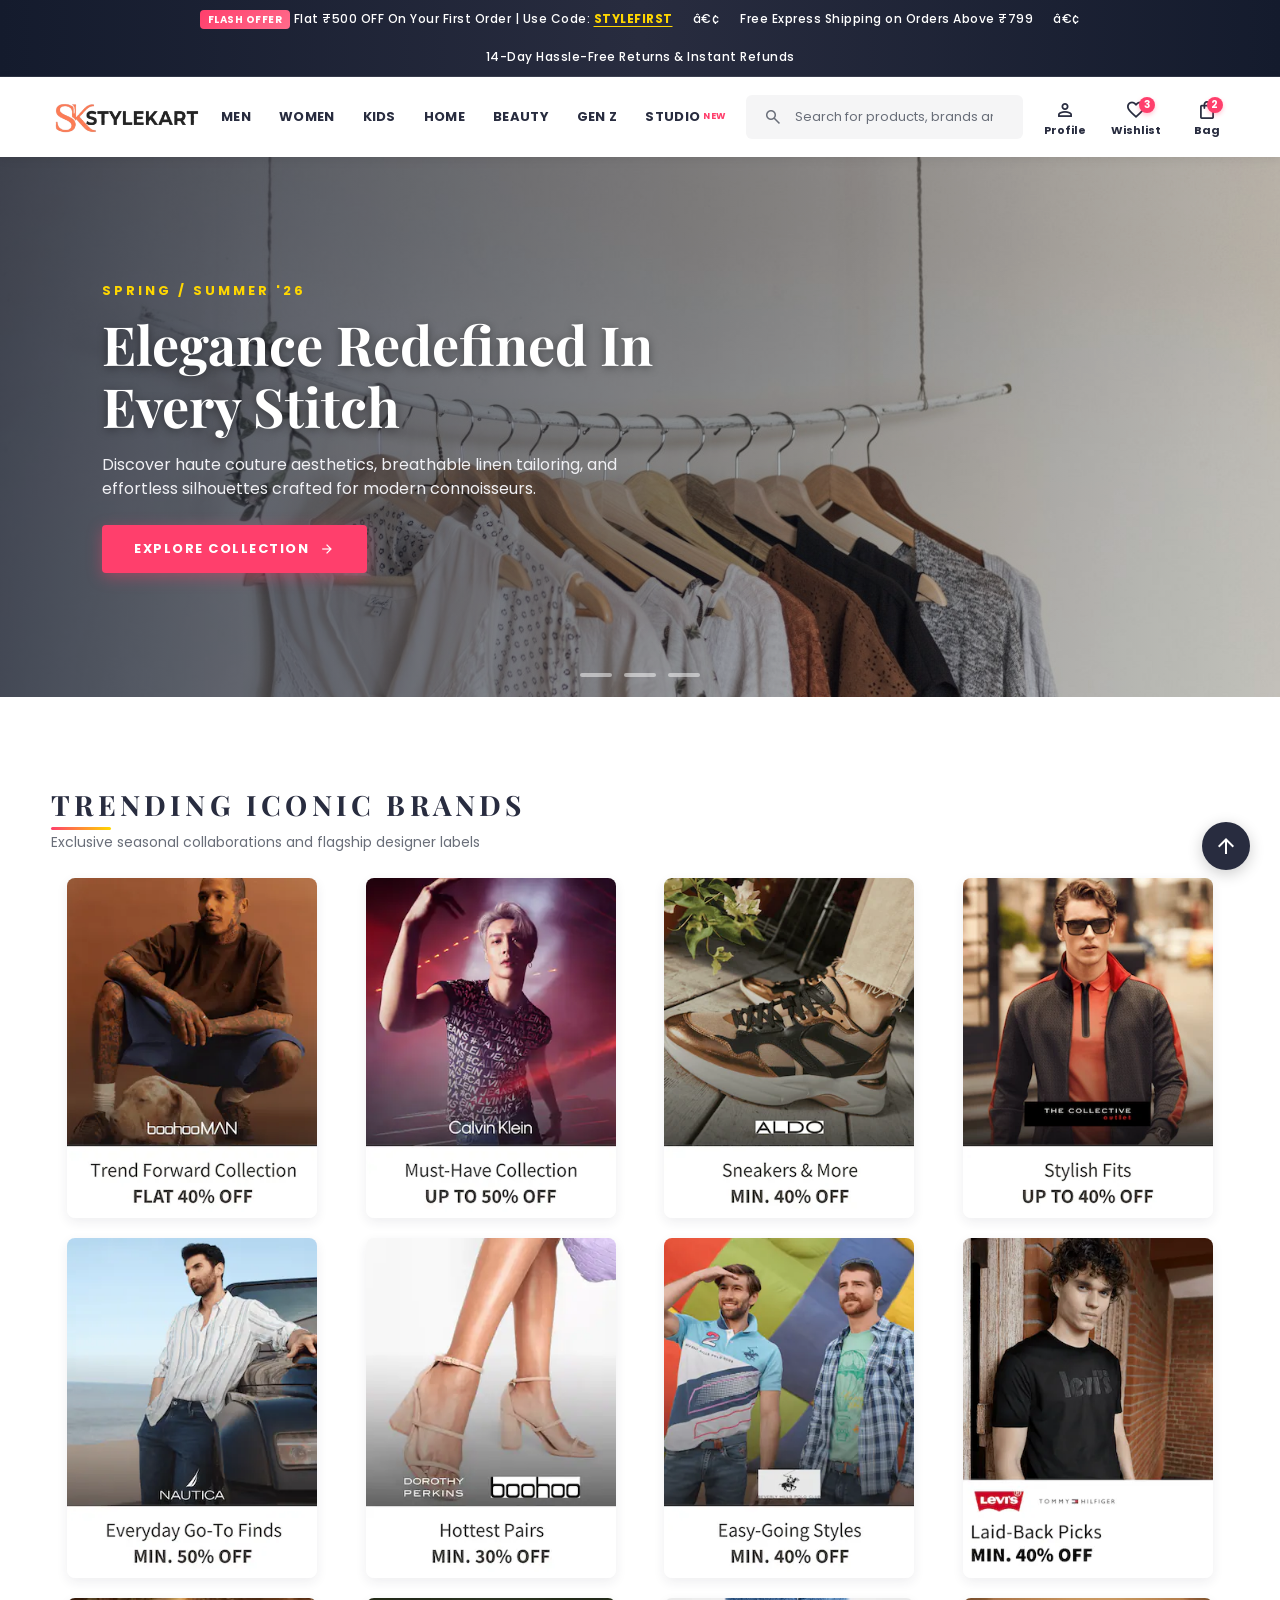
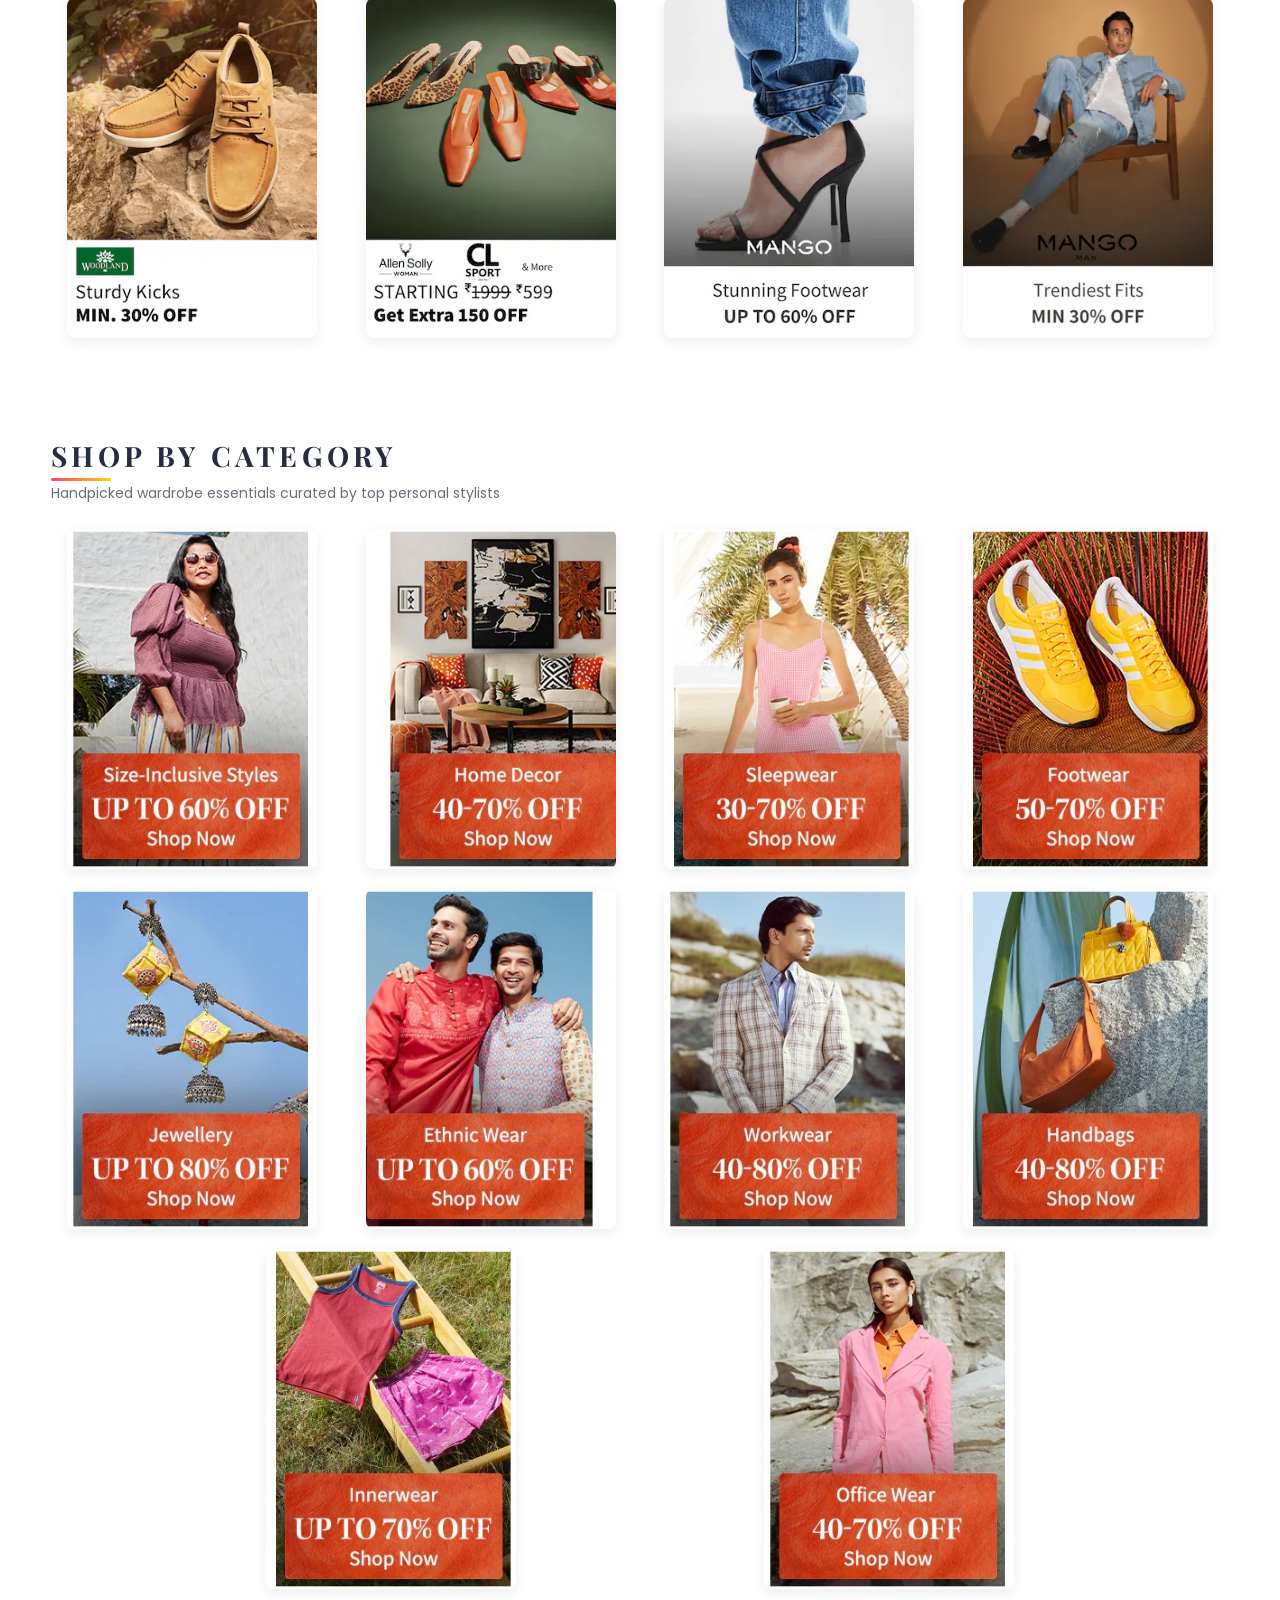
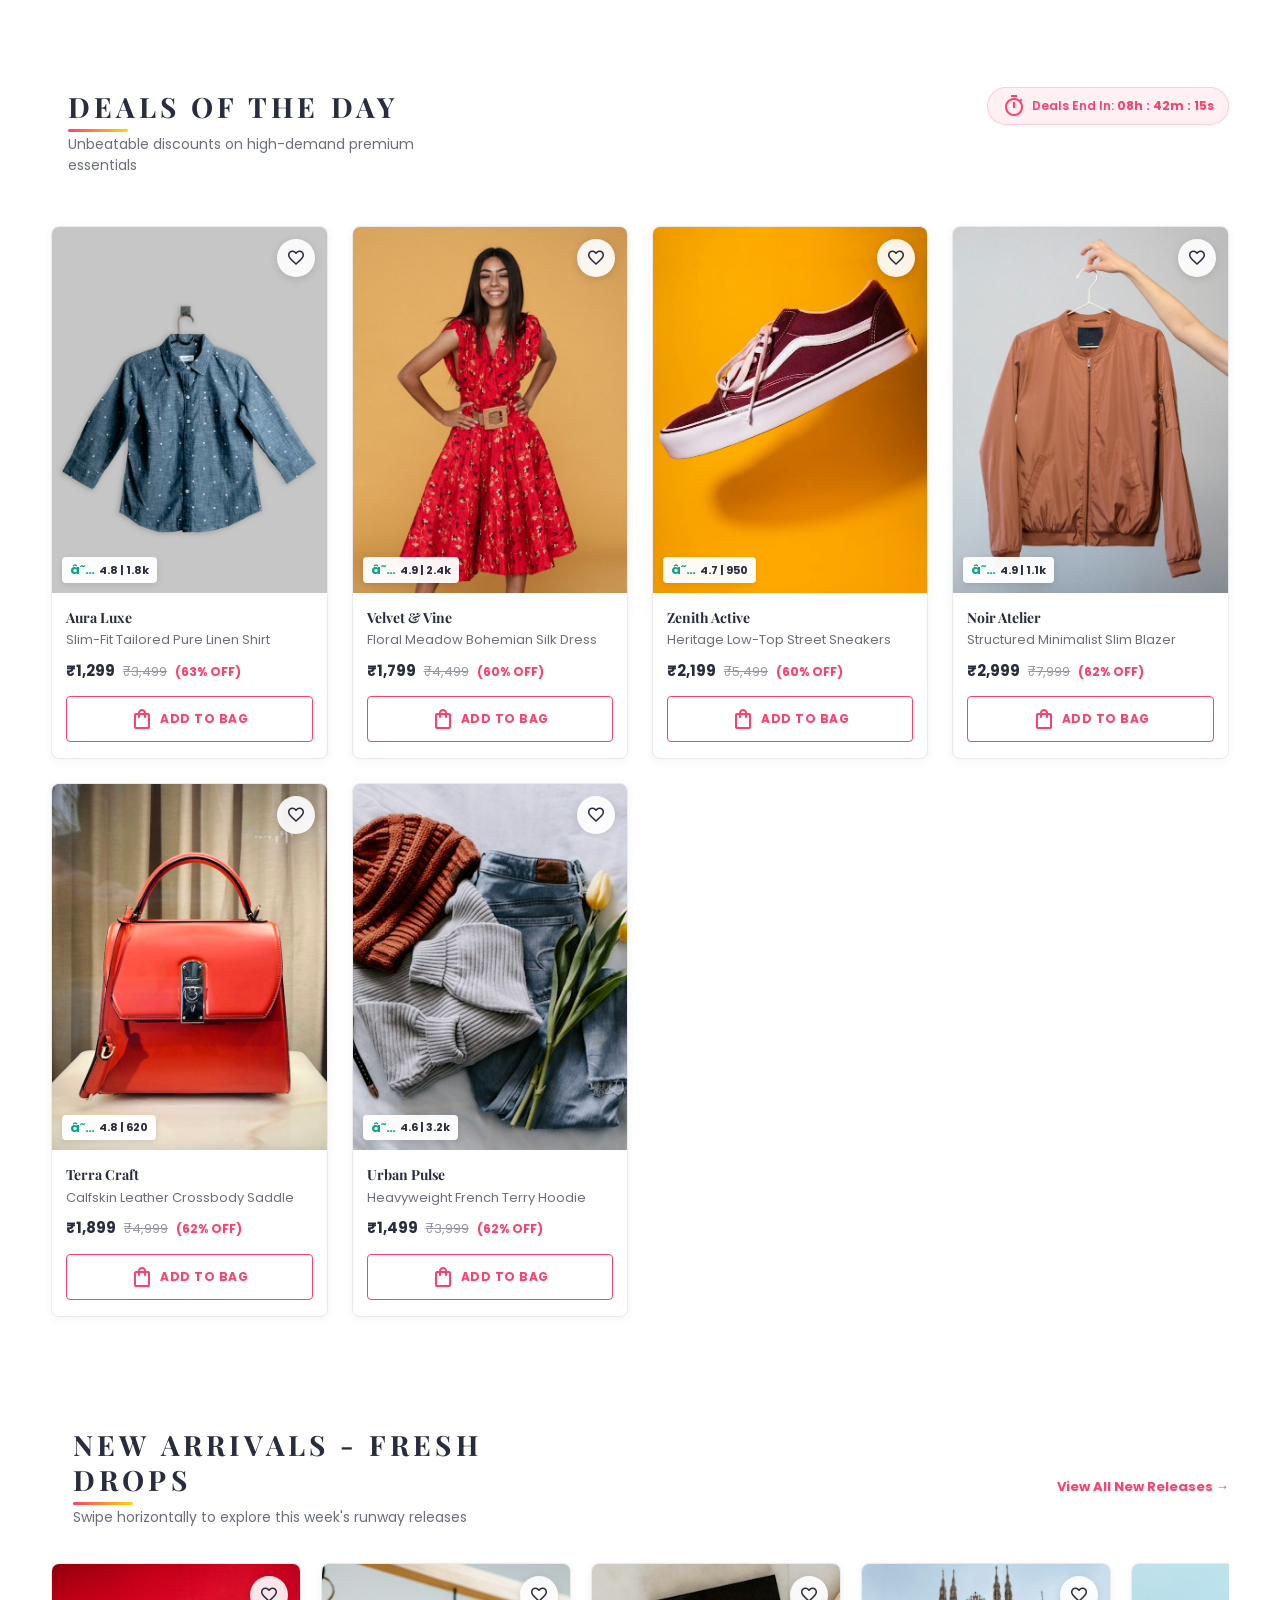
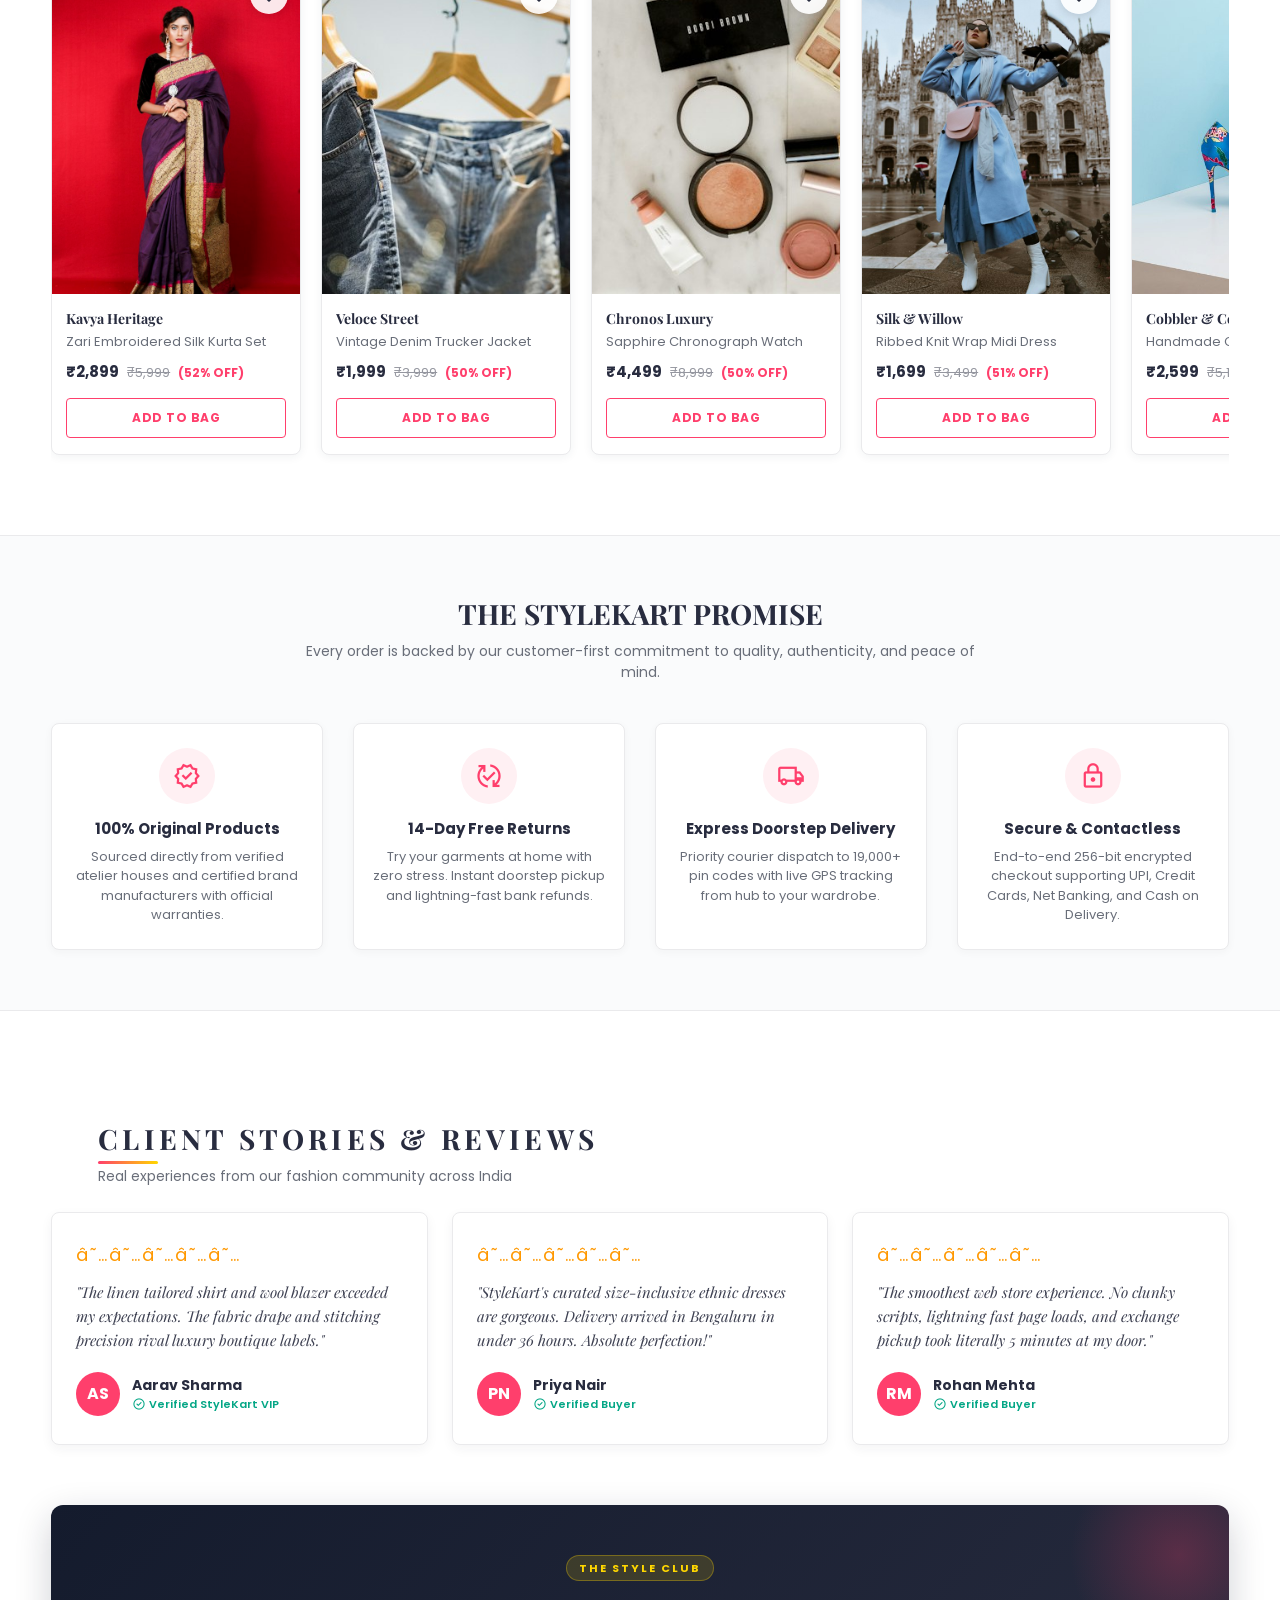
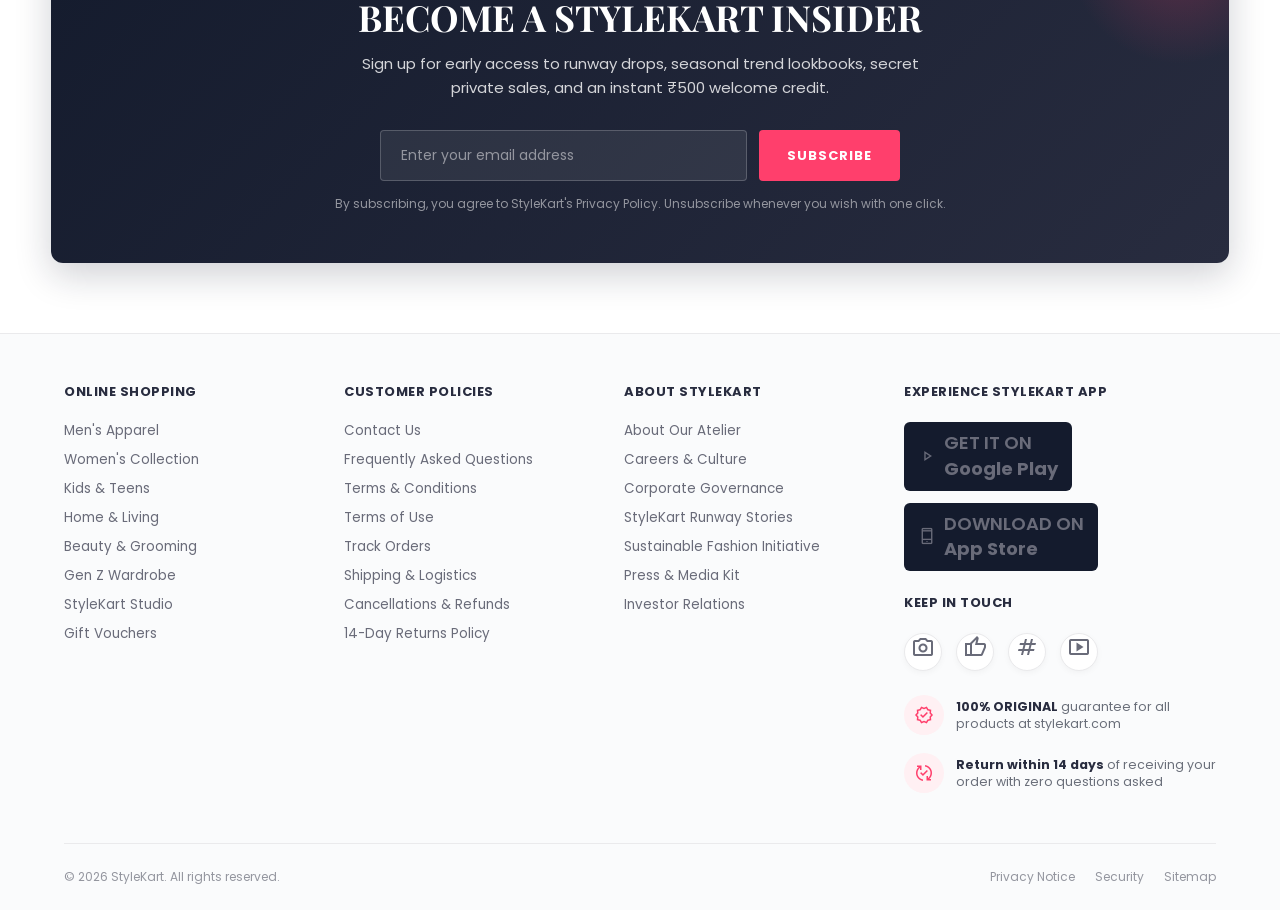
<file: index.html>
<!DOCTYPE html>
<html lang="en">

<head>
    <meta charset="UTF-8">
    <meta name="viewport" content="width=device-width, initial-scale=1.0">
    <meta name="description"
        content="StyleKart - Discover trending fashion, apparel, luxury footwear, accessories, and curated lifestyle collections online.">

    <title>StyleKart | Premium Online Fashion & Lifestyle Store</title>

    <!-- Google Fonts: Playfair Display & Poppins -->
    <link rel="preconnect" href="https://fonts.googleapis.com">
    <link rel="preconnect" href="https://fonts.gstatic.com" crossorigin>
    <link
        href="https://fonts.googleapis.com/css2?family=Playfair+Display:ital,wght@0,500;0,600;0,700;1,400&family=Poppins:wght@300;400;500;600;700&display=swap"
        rel="stylesheet">

    <!-- Google Material Symbols for Icons -->
    <link rel="stylesheet"
        href="https://fonts.googleapis.com/css2?family=Material+Symbols+Outlined:opsz,wght,FILL,GRAD@20..48,100..700,0..1,-50..200">

    <!-- CSS Stylesheets -->
    <link rel="stylesheet" href="css/base.css">
    <link rel="stylesheet" href="css/navbar.css">
    <link rel="stylesheet" href="css/home.css">
    <link rel="stylesheet" href="css/footer.css">
    <link rel="stylesheet" href="css/responsive.css">
</head>

<body id="top">

    <!-- Top Promotional Banner Strip -->
    <aside class="promo_strip" aria-label="Promotional announcements">
        <div class="promo_content">
            <span><span class="promo_badge">Flash Offer</span> Flat &#8377;500 OFF On Your First Order | Use Code: <span
                    class="promo_code">STYLEFIRST</span></span>
            <span>â€¢</span>
            <span>Free Express Shipping on Orders Above &#8377;799</span>
            <span>â€¢</span>
            <span>14-Day Hassle-Free Returns & Instant Refunds</span>
        </div>
    </aside>

    <!-- Mobile Navigation Checkbox Toggle (CSS Checkbox Hack) -->
    <input type="checkbox" id="mobile_nav_toggle" class="nav_toggle_input" aria-label="Toggle navigation menu">
    <label for="mobile_nav_toggle" class="nav_backdrop" aria-hidden="true"></label>

    <!-- ========== NAVBAR START ========== -->
    <header class="navbar">

        <!-- Hamburger Button for Mobile View -->
        <label for="mobile_nav_toggle" class="hamburger_btn" aria-label="Open navigation menu">
            <span class="hamburger_bar"></span>
            <span class="hamburger_bar"></span>
            <span class="hamburger_bar"></span>
        </label>

        <!-- Brand Logo -->
        <div class="logo_container">
            <a href="index.html" aria-label="StyleKart Home">
                <img class="brand_logo" src="assets/images/logo.png" alt="StyleKart Logo">
            </a>
        </div>

        <!-- Navigation Links -->
        <nav class="nav_bar" aria-label="Primary Categories">
            <a href="html/men.html">Men</a>
            <a href="html/women.html">Women</a>
            <a href="html/kids.html">Kids</a>
            <a href="html/home-living.html">Home</a>
            <a href="html/beauty.html">Beauty</a>
            <a href="html/genz.html">Gen Z</a>
            <a href="html/studio.html">Studio <sup>New</sup></a>
        </nav>

        <!-- Search Bar -->
        <form class="search_bar" action="html/men.html" method="get" role="search">
            <span class="material-symbols-outlined search_icon" aria-hidden="true">search</span>
            <input class="search_input" type="search" placeholder="Search for products, brands and more"
                aria-label="Search products">
        </form>

        <!-- Action Bar: Profile, Wishlist, Bag -->
        <div class="action_bar">

            <!-- Profile / Account -->
            <a href="html/login.html" class="action_container" aria-label="Account Login and Profile">
                <span class="material-symbols-outlined action_icon" aria-hidden="true">person</span>
                <span class="action_name">Profile</span>
            </a>

            <!-- Wishlist -->
            <a href="html/wishlist.html" class="action_container action_wishlist" aria-label="Saved Wishlist Items">
                <span class="material-symbols-outlined action_icon" aria-hidden="true">favorite</span>
                <span class="action_badge">3</span>
                <span class="action_name">Wishlist</span>
            </a>

            <!-- Shopping Bag -->
            <a href="html/bag.html" class="action_container action_bag" aria-label="Shopping Bag Items">
                <span class="material-symbols-outlined action_icon" aria-hidden="true">shopping_bag</span>
                <span class="action_badge">2</span>
                <span class="action_name">Bag</span>
            </a>

        </div>

    </header>
    <!-- ========== NAVBAR END ========== -->

    <!-- Main Content -->
    <main>

        <!-- 1. CSS-Only Auto-Slide Hero Carousel (3 Banners) -->
        <section class="hero_carousel" aria-label="Featured Fashion Collections">
            <div class="hero_slider_track">

                <!-- Slide 1 -->
                <article class="hero_slide">
                    <img class="hero_slide_image" src="assets/images/banners/banner_1.jpg"
                        alt="Spring Summer 2026 Runway Collection" fetchpriority="high">
                    <div class="hero_slide_content">
                        <span class="hero_subtitle">Spring / Summer '26</span>
                        <h1 class="hero_title">Elegance Redefined In Every Stitch</h1>
                        <p class="hero_description">Discover haute couture aesthetics, breathable linen tailoring, and
                            effortless silhouettes crafted for modern connoisseurs.</p>
                        <a href="html/women.html" class="hero_cta">Explore Collection <span
                                class="material-symbols-outlined">arrow_forward</span></a>
                    </div>
                </article>

                <!-- Slide 2 -->
                <article class="hero_slide">
                    <img class="hero_slide_image" src="assets/images/banners/banner_2.jpg"
                        alt="Urban Streetwear & Minimalist Tailoring" loading="lazy">
                    <div class="hero_slide_content">
                        <span class="hero_subtitle">Urban Street Capsule</span>
                        <h2 class="hero_title">Modern Streetwear Meets Tailored Luxury</h2>
                        <p class="hero_description">Elevate your daily rotation with heavyweight cottons, structured
                            jackets, and heritage sneakers.</p>
                        <a href="html/men.html" class="hero_cta">Shop Men's Edit <span
                                class="material-symbols-outlined">arrow_forward</span></a>
                    </div>
                </article>

                <!-- Slide 3 -->
                <article class="hero_slide">
                    <img class="hero_slide_image" src="assets/images/banners/banner_3.jpg"
                        alt="The Festive Atelier and Designer Couture" loading="lazy">
                    <div class="hero_slide_content">
                        <span class="hero_subtitle">The Festive Atelier</span>
                        <h2 class="hero_title">Celebratory Splendor & Handcrafted Silks</h2>
                        <p class="hero_description">Intricate zari embroidery, royal jewel tones, and timeless festive
                            ensembles crafted for unforgettable celebrations.</p>
                        <a href="html/women.html" class="hero_cta">Discover Couture <span
                                class="material-symbols-outlined">arrow_forward</span></a>
                    </div>
                </article>

            </div>

            <!-- Visual Carousel Indicators -->
            <div class="carousel_indicators" aria-hidden="true">
                <span class="indicator_dot"></span>
                <span class="indicator_dot"></span>
                <span class="indicator_dot"></span>
            </div>
        </section>

        <!-- 2. Trending Iconic Brands Grid (12 Brands) -->
        <section aria-labelledby="trending-brands-heading">
            <h2 id="trending-brands-heading" class="category_heading">TRENDING ICONIC BRANDS</h2>
            <p class="section_subtitle">Exclusive seasonal collaborations and flagship designer labels</p>
            <div class="category_items">
                <a href="html/men.html" class="sale_item_link" aria-label="Urban Pulse Trend Forward Collection">
                    <img class="sale_item" src="assets/images/offers/1.png" alt="Trend Forward Collection"
                        loading="lazy">
                </a>
                <a href="html/women.html" class="sale_item_link" aria-label="Aura Luxe Exclusive Brand Offer">
                    <img class="sale_item" src="assets/images/offers/2.png" alt="Aura Luxe Collection" loading="lazy">
                </a>
                <a href="html/men.html" class="sale_item_link" aria-label="Velvet & Vine Premium Wear">
                    <img class="sale_item" src="assets/images/offers/3.png" alt="Velvet & Vine Styles" loading="lazy">
                </a>
                <a href="html/women.html" class="sale_item_link" aria-label="Maverick Denim & Casuals">
                    <img class="sale_item" src="assets/images/offers/4.png" alt="Maverick Apparel" loading="lazy">
                </a>
                <a href="html/genz.html" class="sale_item_link" aria-label="Zenith Active Sportswear">
                    <img class="sale_item" src="assets/images/offers/5.png" alt="Zenith Active Collection"
                        loading="lazy">
                </a>
                <a href="html/men.html" class="sale_item_link" aria-label="Noir Atelier Luxury Essentials">
                    <img class="sale_item" src="assets/images/offers/6.png" alt="Noir Atelier Edit" loading="lazy">
                </a>
                <a href="html/women.html" class="sale_item_link" aria-label="Terra Craft Organic Linens">
                    <img class="sale_item" src="assets/images/offers/7.png" alt="Terra Craft Handcrafts" loading="lazy">
                </a>
                <a href="html/kids.html" class="sale_item_link" aria-label="Little Voyagers Kids Collection">
                    <img class="sale_item" src="assets/images/offers/8.png" alt="Little Voyagers Styles" loading="lazy">
                </a>
                <a href="html/beauty.html" class="sale_item_link" aria-label="Luminescent Botanicals Beauty">
                    <img class="sale_item" src="assets/images/offers/9.png" alt="Luminescent Beauty" loading="lazy">
                </a>
                <a href="html/home-living.html" class="sale_item_link" aria-label="Artisan Living Home Decor">
                    <img class="sale_item" src="assets/images/offers/10.png" alt="Artisan Living Accents"
                        loading="lazy">
                </a>
                <a href="html/genz.html" class="sale_item_link" aria-label="Veloce Streetwear Drops">
                    <img class="sale_item" src="assets/images/offers/11.png" alt="Veloce Streetwear" loading="lazy">
                </a>
                <a href="html/studio.html" class="sale_item_link" aria-label="StyleKart Studio Designer Runways">
                    <img class="sale_item" src="assets/images/offers/12.png" alt="Studio Designer Runways"
                        loading="lazy">
                </a>
            </div>
        </section>

        <!-- 3. Shop by Category Grid (10 Categories) -->
        <section aria-labelledby="shop-category-heading">
            <h2 id="shop-category-heading" class="category_heading">SHOP BY CATEGORY</h2>
            <p class="section_subtitle">Handpicked wardrobe essentials curated by top personal stylists</p>
            <div class="category_items">
                <a href="html/women.html" class="sale_item_link" aria-label="Size-Inclusive Styles">
                    <img class="sale_item" src="assets/images/categories/1.jpg" alt="Size-Inclusive Styles"
                        loading="lazy">
                </a>
                <a href="html/women.html" class="sale_item_link" aria-label="Ethnic & Festive Wear">
                    <img class="sale_item" src="assets/images/categories/2.jpg" alt="Ethnic & Festive Wear"
                        loading="lazy">
                </a>
                <a href="html/men.html" class="sale_item_link" aria-label="Men's Casual Wear">
                    <img class="sale_item" src="assets/images/categories/3.jpg" alt="Men's Casual Wear" loading="lazy">
                </a>
                <a href="html/women.html" class="sale_item_link" aria-label="Western Tops & Dresses">
                    <img class="sale_item" src="assets/images/categories/4.jpg" alt="Western Tops & Dresses"
                        loading="lazy">
                </a>
                <a href="html/men.html" class="sale_item_link" aria-label="Footwear & Sneakers">
                    <img class="sale_item" src="assets/images/categories/5.jpg" alt="Footwear & Sneakers"
                        loading="lazy">
                </a>
                <a href="html/beauty.html" class="sale_item_link" aria-label="Beauty & Personal Care">
                    <img class="sale_item" src="assets/images/categories/6.jpg" alt="Beauty & Personal Care"
                        loading="lazy">
                </a>
                <a href="html/genz.html" class="sale_item_link" aria-label="Activewear & Athleisure">
                    <img class="sale_item" src="assets/images/categories/7.jpg" alt="Activewear & Athleisure"
                        loading="lazy">
                </a>
                <a href="html/kids.html" class="sale_item_link" aria-label="Kids & Baby Apparel">
                    <img class="sale_item" src="assets/images/categories/8.jpg" alt="Kids & Baby Apparel"
                        loading="lazy">
                </a>
                <a href="html/home-living.html" class="sale_item_link" aria-label="Home Decor & Furnishings">
                    <img class="sale_item" src="assets/images/categories/9.jpg" alt="Home Decor & Furnishings"
                        loading="lazy">
                </a>
                <a href="html/beauty.html" class="sale_item_link" aria-label="Watches & Accessories">
                    <img class="sale_item" src="assets/images/categories/10.jpg" alt="Watches & Accessories"
                        loading="lazy">
                </a>
            </div>
        </section>

        <!-- 4. Deals of the Day Product Cards -->
        <section class="deals_section" aria-labelledby="deals-heading">
            <div class="deals_header_wrap">
                <div>
                    <h2 id="deals-heading" class="category_heading heading_no_margin">DEALS OF THE DAY</h2>
                    <p class="section_subtitle subtitle_no_margin">Unbeatable discounts on high-demand premium
                        essentials</p>
                </div>
                <div class="deals_timer_badge" aria-label="Offer timer">
                    <span class="material-symbols-outlined" aria-hidden="true">timer</span>
                    <span>Deals End In: <strong>08h : 42m : 15s</strong></span>
                </div>
            </div>

            <div class="product_grid">

                <!-- Product 1 -->
                <article class="product_card">
                    <div class="product_image_wrap">
                        <img class="product_image" src="assets/images/products/deal_1.jpg"
                            alt="Slim-Fit Tailored Italian Linen Shirt" loading="lazy">
                        <a href="html/wishlist.html" class="product_wishlist_btn" aria-label="Add to Wishlist">
                            <span class="material-symbols-outlined" aria-hidden="true">favorite</span>
                        </a>
                        <div class="product_rating_badge">
                            <span class="rating_star">â˜…</span> 4.8 | 1.8k
                        </div>
                    </div>
                    <div class="product_info">
                        <h3 class="product_brand">Aura Luxe</h3>
                        <p class="product_title"><a href="html/product.html">Slim-Fit Tailored Pure Linen Shirt</a></p>
                        <div class="product_pricing">
                            <span class="current_price">&#8377;1,299</span>
                            <span class="original_price">&#8377;3,499</span>
                            <span class="discount_percentage">(63% OFF)</span>
                        </div>
                        <a href="html/bag.html" class="add_to_bag_btn">
                            <span class="material-symbols-outlined" aria-hidden="true">shopping_bag</span> Add to Bag
                        </a>
                    </div>
                </article>

                <!-- Product 2 -->
                <article class="product_card">
                    <div class="product_image_wrap">
                        <img class="product_image" src="assets/images/products/deal_2.jpg"
                            alt="Floral Meadow Bohemian Silk Maxi Dress" loading="lazy">
                        <a href="html/wishlist.html" class="product_wishlist_btn" aria-label="Add to Wishlist">
                            <span class="material-symbols-outlined" aria-hidden="true">favorite</span>
                        </a>
                        <div class="product_rating_badge">
                            <span class="rating_star">â˜…</span> 4.9 | 2.4k
                        </div>
                    </div>
                    <div class="product_info">
                        <h3 class="product_brand">Velvet &amp; Vine</h3>
                        <p class="product_title"><a href="html/product.html">Floral Meadow Bohemian Silk Dress</a></p>
                        <div class="product_pricing">
                            <span class="current_price">&#8377;1,799</span>
                            <span class="original_price">&#8377;4,499</span>
                            <span class="discount_percentage">(60% OFF)</span>
                        </div>
                        <a href="html/bag.html" class="add_to_bag_btn">
                            <span class="material-symbols-outlined" aria-hidden="true">shopping_bag</span> Add to Bag
                        </a>
                    </div>
                </article>

                <!-- Product 3 -->
                <article class="product_card">
                    <div class="product_image_wrap">
                        <img class="product_image" src="assets/images/products/deal_3.jpg"
                            alt="Heritage Chunky Platform Sneakers" loading="lazy">
                        <a href="html/wishlist.html" class="product_wishlist_btn" aria-label="Add to Wishlist">
                            <span class="material-symbols-outlined" aria-hidden="true">favorite</span>
                        </a>
                        <div class="product_rating_badge">
                            <span class="rating_star">â˜…</span> 4.7 | 950
                        </div>
                    </div>
                    <div class="product_info">
                        <h3 class="product_brand">Zenith Active</h3>
                        <p class="product_title"><a href="html/product.html">Heritage Low-Top Street Sneakers</a></p>
                        <div class="product_pricing">
                            <span class="current_price">&#8377;2,199</span>
                            <span class="original_price">&#8377;5,499</span>
                            <span class="discount_percentage">(60% OFF)</span>
                        </div>
                        <a href="html/bag.html" class="add_to_bag_btn">
                            <span class="material-symbols-outlined" aria-hidden="true">shopping_bag</span> Add to Bag
                        </a>
                    </div>
                </article>

                <!-- Product 4 -->
                <article class="product_card">
                    <div class="product_image_wrap">
                        <img class="product_image" src="assets/images/products/deal_4.jpg"
                            alt="Structured Minimalist Wool-Blend Blazer" loading="lazy">
                        <a href="html/wishlist.html" class="product_wishlist_btn" aria-label="Add to Wishlist">
                            <span class="material-symbols-outlined" aria-hidden="true">favorite</span>
                        </a>
                        <div class="product_rating_badge">
                            <span class="rating_star">â˜…</span> 4.9 | 1.1k
                        </div>
                    </div>
                    <div class="product_info">
                        <h3 class="product_brand">Noir Atelier</h3>
                        <p class="product_title"><a href="html/product.html">Structured Minimalist Slim Blazer</a></p>
                        <div class="product_pricing">
                            <span class="current_price">&#8377;2,999</span>
                            <span class="original_price">&#8377;7,999</span>
                            <span class="discount_percentage">(62% OFF)</span>
                        </div>
                        <a href="html/bag.html" class="add_to_bag_btn">
                            <span class="material-symbols-outlined" aria-hidden="true">shopping_bag</span> Add to Bag
                        </a>
                    </div>
                </article>

                <!-- Product 5 -->
                <article class="product_card">
                    <div class="product_image_wrap">
                        <img class="product_image" src="assets/images/products/deal_5.jpg"
                            alt="Handcrafted Pebble Leather Crossbody Bag" loading="lazy">
                        <a href="html/wishlist.html" class="product_wishlist_btn" aria-label="Add to Wishlist">
                            <span class="material-symbols-outlined" aria-hidden="true">favorite</span>
                        </a>
                        <div class="product_rating_badge">
                            <span class="rating_star">â˜…</span> 4.8 | 620
                        </div>
                    </div>
                    <div class="product_info">
                        <h3 class="product_brand">Terra Craft</h3>
                        <p class="product_title"><a href="html/product.html">Calfskin Leather Crossbody Saddle</a></p>
                        <div class="product_pricing">
                            <span class="current_price">&#8377;1,899</span>
                            <span class="original_price">&#8377;4,999</span>
                            <span class="discount_percentage">(62% OFF)</span>
                        </div>
                        <a href="html/bag.html" class="add_to_bag_btn">
                            <span class="material-symbols-outlined" aria-hidden="true">shopping_bag</span> Add to Bag
                        </a>
                    </div>
                </article>

                <!-- Product 6 -->
                <article class="product_card">
                    <div class="product_image_wrap">
                        <img class="product_image" src="assets/images/products/deal_6.jpg"
                            alt="Heavyweight French Terry Cotton Hoodie" loading="lazy">
                        <a href="html/wishlist.html" class="product_wishlist_btn" aria-label="Add to Wishlist">
                            <span class="material-symbols-outlined" aria-hidden="true">favorite</span>
                        </a>
                        <div class="product_rating_badge">
                            <span class="rating_star">â˜…</span> 4.6 | 3.2k
                        </div>
                    </div>
                    <div class="product_info">
                        <h3 class="product_brand">Urban Pulse</h3>
                        <p class="product_title"><a href="html/product.html">Heavyweight French Terry Hoodie</a></p>
                        <div class="product_pricing">
                            <span class="current_price">&#8377;1,499</span>
                            <span class="original_price">&#8377;3,999</span>
                            <span class="discount_percentage">(62% OFF)</span>
                        </div>
                        <a href="html/bag.html" class="add_to_bag_btn">
                            <span class="material-symbols-outlined" aria-hidden="true">shopping_bag</span> Add to Bag
                        </a>
                    </div>
                </article>

            </div>
        </section>

        <!-- 5. New Arrivals Scroll-Snap Row -->
        <section class="arrivals_section" aria-labelledby="new-arrivals-heading">
            <div class="deals_header_wrap">
                <div>
                    <h2 id="new-arrivals-heading" class="category_heading heading_no_margin">NEW ARRIVALS - FRESH DROPS
                    </h2>
                    <p class="section_subtitle subtitle_no_margin">Swipe horizontally to explore this week's runway
                        releases</p>
                </div>
                <a href="html/men.html" class="view_all_link">View All New Releases &rarr;</a>
            </div>

            <div class="scroll_snap_container" tabindex="0" role="region" aria-label="New arrivals carousel">

                <!-- Item 1 -->
                <article class="product_card scroll_snap_item">
                    <div class="product_image_wrap">
                        <img class="product_image" src="assets/images/products/arrival_1.jpg"
                            alt="Zari Embroidered Silk Kurta Set" loading="lazy">
                        <a href="html/wishlist.html" class="product_wishlist_btn" aria-label="Add to Wishlist">
                            <span class="material-symbols-outlined" aria-hidden="true">favorite</span>
                        </a>
                    </div>
                    <div class="product_info">
                        <h3 class="product_brand">Kavya Heritage</h3>
                        <p class="product_title"><a href="html/product.html">Zari Embroidered Silk Kurta Set</a></p>
                        <div class="product_pricing">
                            <span class="current_price">&#8377;2,899</span>
                            <span class="original_price">&#8377;5,999</span>
                            <span class="discount_percentage">(52% OFF)</span>
                        </div>
                        <a href="html/bag.html" class="add_to_bag_btn">Add to Bag</a>
                    </div>
                </article>

                <!-- Item 2 -->
                <article class="product_card scroll_snap_item">
                    <div class="product_image_wrap">
                        <img class="product_image" src="assets/images/products/arrival_2.jpg"
                            alt="Vintage Washed Denim Trucker Jacket" loading="lazy">
                        <a href="html/wishlist.html" class="product_wishlist_btn" aria-label="Add to Wishlist">
                            <span class="material-symbols-outlined" aria-hidden="true">favorite</span>
                        </a>
                    </div>
                    <div class="product_info">
                        <h3 class="product_brand">Veloce Street</h3>
                        <p class="product_title"><a href="html/product.html">Vintage Denim Trucker Jacket</a></p>
                        <div class="product_pricing">
                            <span class="current_price">&#8377;1,999</span>
                            <span class="original_price">&#8377;3,999</span>
                            <span class="discount_percentage">(50% OFF)</span>
                        </div>
                        <a href="html/bag.html" class="add_to_bag_btn">Add to Bag</a>
                    </div>
                </article>

                <!-- Item 3 -->
                <article class="product_card scroll_snap_item">
                    <div class="product_image_wrap">
                        <img class="product_image" src="assets/images/products/arrival_3.jpg"
                            alt="Sapphire Ceramic Chronograph Watch" loading="lazy">
                        <a href="html/wishlist.html" class="product_wishlist_btn" aria-label="Add to Wishlist">
                            <span class="material-symbols-outlined" aria-hidden="true">favorite</span>
                        </a>
                    </div>
                    <div class="product_info">
                        <h3 class="product_brand">Chronos Luxury</h3>
                        <p class="product_title"><a href="html/product.html">Sapphire Chronograph Watch</a></p>
                        <div class="product_pricing">
                            <span class="current_price">&#8377;4,499</span>
                            <span class="original_price">&#8377;8,999</span>
                            <span class="discount_percentage">(50% OFF)</span>
                        </div>
                        <a href="html/bag.html" class="add_to_bag_btn">Add to Bag</a>
                    </div>
                </article>

                <!-- Item 4 -->
                <article class="product_card scroll_snap_item">
                    <div class="product_image_wrap">
                        <img class="product_image" src="assets/images/products/arrival_4.jpg"
                            alt="Ribbed Knit Wrap Midi Dress" loading="lazy">
                        <a href="html/wishlist.html" class="product_wishlist_btn" aria-label="Add to Wishlist">
                            <span class="material-symbols-outlined" aria-hidden="true">favorite</span>
                        </a>
                    </div>
                    <div class="product_info">
                        <h3 class="product_brand">Silk &amp; Willow</h3>
                        <p class="product_title"><a href="html/product.html">Ribbed Knit Wrap Midi Dress</a></p>
                        <div class="product_pricing">
                            <span class="current_price">&#8377;1,699</span>
                            <span class="original_price">&#8377;3,499</span>
                            <span class="discount_percentage">(51% OFF)</span>
                        </div>
                        <a href="html/bag.html" class="add_to_bag_btn">Add to Bag</a>
                    </div>
                </article>

                <!-- Item 5 -->
                <article class="product_card scroll_snap_item">
                    <div class="product_image_wrap">
                        <img class="product_image" src="assets/images/products/arrival_5.jpg"
                            alt="Handmade Vegan Chelsea Leather Boots" loading="lazy">
                        <a href="html/wishlist.html" class="product_wishlist_btn" aria-label="Add to Wishlist">
                            <span class="material-symbols-outlined" aria-hidden="true">favorite</span>
                        </a>
                    </div>
                    <div class="product_info">
                        <h3 class="product_brand">Cobbler &amp; Co</h3>
                        <p class="product_title"><a href="html/product.html">Handmade Chelsea Boots</a></p>
                        <div class="product_pricing">
                            <span class="current_price">&#8377;2,599</span>
                            <span class="original_price">&#8377;5,199</span>
                            <span class="discount_percentage">(50% OFF)</span>
                        </div>
                        <a href="html/bag.html" class="add_to_bag_btn">Add to Bag</a>
                    </div>
                </article>

                <!-- Item 6 -->
                <article class="product_card scroll_snap_item">
                    <div class="product_image_wrap">
                        <img class="product_image" src="assets/images/products/arrival_6.jpg"
                            alt="Polarized Retro Acetate Sunglasses" loading="lazy">
                        <a href="html/wishlist.html" class="product_wishlist_btn" aria-label="Add to Wishlist">
                            <span class="material-symbols-outlined" aria-hidden="true">favorite</span>
                        </a>
                    </div>
                    <div class="product_info">
                        <h3 class="product_brand">Solstice Eyewear</h3>
                        <p class="product_title"><a href="html/product.html">Polarized Retro Sunglasses</a></p>
                        <div class="product_pricing">
                            <span class="current_price">&#8377;1,199</span>
                            <span class="original_price">&#8377;2,399</span>
                            <span class="discount_percentage">(50% OFF)</span>
                        </div>
                        <a href="html/bag.html" class="add_to_bag_btn">Add to Bag</a>
                    </div>
                </article>

            </div>
        </section>

        <!-- 6. Why StyleKart / Trust Badges Section -->
        <section class="features_section" aria-labelledby="why-stylekart-heading">
            <div class="features_header">
                <h2 id="why-stylekart-heading" class="features_header_title">THE STYLEKART PROMISE</h2>
                <p class="features_header_text">Every order is backed by our customer-first commitment to quality,
                    authenticity, and peace of mind.</p>
            </div>

            <div class="features_grid">

                <div class="feature_card">
                    <div class="feature_icon_wrap">
                        <span class="material-symbols-outlined" aria-hidden="true">verified</span>
                    </div>
                    <h3 class="feature_title">100% Original Products</h3>
                    <p class="feature_text">Sourced directly from verified atelier houses and certified brand
                        manufacturers with official warranties.</p>
                </div>

                <div class="feature_card">
                    <div class="feature_icon_wrap">
                        <span class="material-symbols-outlined" aria-hidden="true">published_with_changes</span>
                    </div>
                    <h3 class="feature_title">14-Day Free Returns</h3>
                    <p class="feature_text">Try your garments at home with zero stress. Instant doorstep pickup and
                        lightning-fast bank refunds.</p>
                </div>

                <div class="feature_card">
                    <div class="feature_icon_wrap">
                        <span class="material-symbols-outlined" aria-hidden="true">local_shipping</span>
                    </div>
                    <h3 class="feature_title">Express Doorstep Delivery</h3>
                    <p class="feature_text">Priority courier dispatch to 19,000+ pin codes with live GPS tracking from
                        hub to your wardrobe.</p>
                </div>

                <div class="feature_card">
                    <div class="feature_icon_wrap">
                        <span class="material-symbols-outlined" aria-hidden="true">lock</span>
                    </div>
                    <h3 class="feature_title">Secure &amp; Contactless</h3>
                    <p class="feature_text">End-to-end 256-bit encrypted checkout supporting UPI, Credit Cards, Net
                        Banking, and Cash on Delivery.</p>
                </div>

            </div>
        </section>

        <!-- 7. Customer Testimonials -->
        <section class="testimonials_section" aria-labelledby="testimonials-heading">
            <h2 id="testimonials-heading" class="category_heading heading_no_margin">CLIENT STORIES &amp; REVIEWS</h2>
            <p class="section_subtitle subtitle_no_margin">Real experiences from our fashion community across India</p>

            <div class="testimonials_grid">

                <article class="testimonial_card">
                    <div class="testimonial_stars" aria-label="5 out of 5 stars">â˜…â˜…â˜…â˜…â˜…</div>
                    <blockquote class="testimonial_quote">
                        "The linen tailored shirt and wool blazer exceeded my expectations. The fabric drape and
                        stitching precision rival luxury boutique labels."
                    </blockquote>
                    <div class="testimonial_author">
                        <div class="author_avatar">AS</div>
                        <div>
                            <div class="author_name">Aarav Sharma</div>
                            <div class="author_badge"><span class="material-symbols-outlined">check_circle</span>
                                Verified StyleKart VIP</div>
                        </div>
                    </div>
                </article>

                <article class="testimonial_card">
                    <div class="testimonial_stars" aria-label="5 out of 5 stars">â˜…â˜…â˜…â˜…â˜…</div>
                    <blockquote class="testimonial_quote">
                        "StyleKart's curated size-inclusive ethnic dresses are gorgeous. Delivery arrived in Bengaluru
                        in under 36 hours. Absolute perfection!"
                    </blockquote>
                    <div class="testimonial_author">
                        <div class="author_avatar">PN</div>
                        <div>
                            <div class="author_name">Priya Nair</div>
                            <div class="author_badge"><span class="material-symbols-outlined">check_circle</span>
                                Verified Buyer</div>
                        </div>
                    </div>
                </article>

                <article class="testimonial_card">
                    <div class="testimonial_stars" aria-label="5 out of 5 stars">â˜…â˜…â˜…â˜…â˜…</div>
                    <blockquote class="testimonial_quote">
                        "The smoothest web store experience. No clunky scripts, lightning fast page loads, and exchange
                        pickup took literally 5 minutes at my door."
                    </blockquote>
                    <div class="testimonial_author">
                        <div class="author_avatar">RM</div>
                        <div>
                            <div class="author_name">Rohan Mehta</div>
                            <div class="author_badge"><span class="material-symbols-outlined">check_circle</span>
                                Verified Buyer</div>
                        </div>
                    </div>
                </article>

            </div>
        </section>

        <!-- 8. Newsletter Subscription Section -->
        <section class="newsletter_section" aria-labelledby="newsletter-heading">
            <div class="newsletter_card">
                <span class="newsletter_badge">The Style Club</span>
                <h2 id="newsletter-heading" class="newsletter_title">BECOME A STYLEKART INSIDER</h2>
                <p class="newsletter_subtitle">Sign up for early access to runway drops, seasonal trend lookbooks,
                    secret private sales, and an instant &#8377;500 welcome credit.</p>
                <form class="newsletter_form" action="#" method="post">
                    <input class="newsletter_input" type="email" placeholder="Enter your email address" required
                        aria-label="Email address for newsletter">
                    <button class="newsletter_submit" type="submit">Subscribe</button>
                </form>
                <p class="newsletter_disclaimer">By subscribing, you agree to StyleKart's Privacy Policy. Unsubscribe
                    whenever you wish with one click.</p>
            </div>
        </section>

    </main>

    <!-- ========== FOOTER START ========== -->
    <footer>
        <div class="footer_container">

            <!-- Column 1: ONLINE SHOPPING -->
            <div class="footer_column">
                <h3>ONLINE SHOPPING</h3>
                <a href="html/men.html">Men's Apparel</a>
                <a href="html/women.html">Women's Collection</a>
                <a href="html/kids.html">Kids &amp; Teens</a>
                <a href="html/home-living.html">Home &amp; Living</a>
                <a href="html/beauty.html">Beauty &amp; Grooming</a>
                <a href="html/genz.html">Gen Z Wardrobe</a>
                <a href="html/studio.html">StyleKart Studio</a>
                <a href="html/contact.html">Gift Vouchers</a>
            </div>

            <!-- Column 2: CUSTOMER POLICIES -->
            <div class="footer_column">
                <h3>CUSTOMER POLICIES</h3>
                <a href="html/contact.html">Contact Us</a>
                <a href="html/contact.html">Frequently Asked Questions</a>
                <a href="html/contact.html">Terms &amp; Conditions</a>
                <a href="html/contact.html">Terms of Use</a>
                <a href="html/bag.html">Track Orders</a>
                <a href="html/contact.html">Shipping &amp; Logistics</a>
                <a href="html/contact.html">Cancellations &amp; Refunds</a>
                <a href="html/contact.html">14-Day Returns Policy</a>
            </div>

            <!-- Column 3: ABOUT STYLEKART -->
            <div class="footer_column">
                <h3>ABOUT STYLEKART</h3>
                <a href="html/contact.html">About Our Atelier</a>
                <a href="html/contact.html">Careers &amp; Culture</a>
                <a href="html/contact.html">Corporate Governance</a>
                <a href="html/contact.html">StyleKart Runway Stories</a>
                <a href="html/contact.html">Sustainable Fashion Initiative</a>
                <a href="html/contact.html">Press &amp; Media Kit</a>
                <a href="html/contact.html">Investor Relations</a>
            </div>

            <!-- Column 4: APP & TRUST GUARANTEES -->
            <div class="footer_column footer_extras_column">
                <div class="app_download_section">
                    <h3>EXPERIENCE STYLEKART APP</h3>
                    <div class="app_buttons">
                        <a href="#" class="app_btn">
                            <span class="material-symbols-outlined">play_arrow</span>
                            <span>GET IT ON<br><strong>Google Play</strong></span>
                        </a>
                        <a href="#" class="app_btn">
                            <span class="material-symbols-outlined">phone_iphone</span>
                            <span>DOWNLOAD ON<br><strong>App Store</strong></span>
                        </a>
                    </div>
                </div>

                <div>
                    <h3>KEEP IN TOUCH</h3>
                    <div class="social_links" aria-label="Social media channels">
                        <a href="#" class="social_icon" aria-label="Instagram">
                            <span class="material-symbols-outlined">photo_camera</span>
                        </a>
                        <a href="#" class="social_icon" aria-label="Facebook">
                            <span class="material-symbols-outlined">thumb_up</span>
                        </a>
                        <a href="#" class="social_icon" aria-label="X Twitter">
                            <span class="material-symbols-outlined">tag</span>
                        </a>
                        <a href="#" class="social_icon" aria-label="YouTube">
                            <span class="material-symbols-outlined">smart_display</span>
                        </a>
                    </div>
                </div>

                <div class="footer_promises">
                    <div class="promise_item">
                        <div class="promise_icon">
                            <span class="material-symbols-outlined">verified</span>
                        </div>
                        <div class="promise_text">
                            <strong>100% ORIGINAL</strong> guarantee for all products at stylekart.com
                        </div>
                    </div>
                    <div class="promise_item">
                        <div class="promise_icon">
                            <span class="material-symbols-outlined">published_with_changes</span>
                        </div>
                        <div class="promise_text">
                            <strong>Return within 14 days</strong> of receiving your order with zero questions asked
                        </div>
                    </div>
                </div>

            </div>

        </div>

        <hr class="footer_divider">

        <div class="footer_bottom">
            <div class="copyright">&copy; 2026 StyleKart. All rights reserved.</div>
            <div class="footer_bottom_links">
                <a href="html/contact.html">Privacy Notice</a>
                <a href="html/contact.html">Security</a>
                <a href="html/contact.html">Sitemap</a>
            </div>
        </div>

    </footer>
    <!-- ========== FOOTER END ========== -->

    <!-- Floating Back to Top Link -->
    <a href="#top" class="back_to_top" aria-label="Back to top of page">
        <span class="material-symbols-outlined" aria-hidden="true">arrow_upward</span>
    </a>

</body>

</html>
</file>
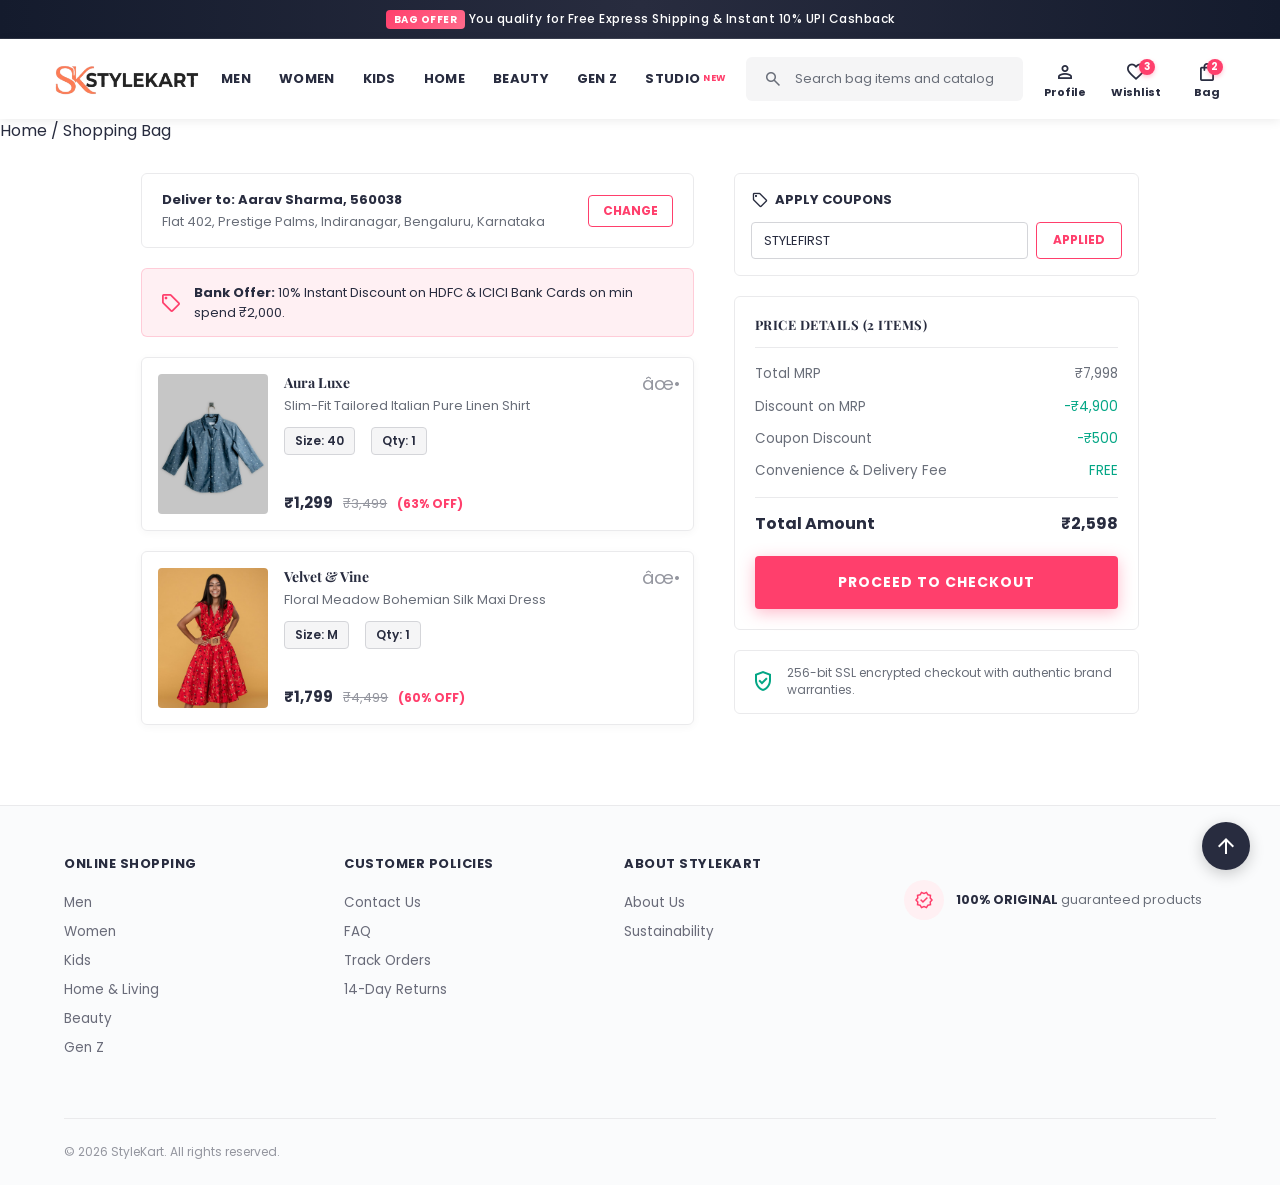
<file: html/bag.html>
<!DOCTYPE html>
<html lang="en">

<head>
    <meta charset="UTF-8">
    <meta name="viewport" content="width=device-width, initial-scale=1.0">
    <meta name="description"
        content="StyleKart Shopping Bag - Review selected apparel, apply coupons, and checkout securely.">
    <title>Shopping Bag (2 Items) | StyleKart</title>

    <link rel="preconnect" href="https://fonts.googleapis.com">
    <link rel="preconnect" href="https://fonts.gstatic.com" crossorigin>
    <link
        href="https://fonts.googleapis.com/css2?family=Playfair+Display:wght@600;700&family=Poppins:wght@300;400;500;600;700&display=swap"
        rel="stylesheet">
    <link rel="stylesheet"
        href="https://fonts.googleapis.com/css2?family=Material+Symbols+Outlined:opsz,wght,FILL,GRAD@20..48,100..700,0..1,-50..200">

    <link rel="stylesheet" href="../css/base.css">
    <link rel="stylesheet" href="../css/navbar.css">
    <link rel="stylesheet" href="../css/home.css">
    <link rel="stylesheet" href="../css/cart.css">
    <link rel="stylesheet" href="../css/footer.css">
    <link rel="stylesheet" href="../css/responsive.css">
</head>

<body id="top">

    <aside class="promo_strip" aria-label="Offers banner">
        <div class="promo_content">
            <span><span class="promo_badge">Bag Offer</span> You qualify for Free Express Shipping &amp; Instant 10% UPI
                Cashback</span>
        </div>
    </aside>

    <input type="checkbox" id="mobile_nav_toggle" class="nav_toggle_input" aria-label="Toggle navigation menu">
    <label for="mobile_nav_toggle" class="nav_backdrop" aria-hidden="true"></label>

    <header class="navbar">
        <label for="mobile_nav_toggle" class="hamburger_btn" aria-label="Open navigation menu">
            <span class="hamburger_bar"></span><span class="hamburger_bar"></span><span class="hamburger_bar"></span>
        </label>

        <div class="logo_container">
            <a href="../index.html" aria-label="StyleKart Home">
                <img class="brand_logo" src="../assets/images/logo.png" alt="StyleKart Logo">
            </a>
        </div>

        <nav class="nav_bar" aria-label="Primary Navigation">
            <a href="men.html">Men</a>
            <a href="women.html">Women</a>
            <a href="kids.html">Kids</a>
            <a href="home-living.html">Home</a>
            <a href="beauty.html">Beauty</a>
            <a href="genz.html">Gen Z</a>
            <a href="studio.html">Studio <sup>New</sup></a>
        </nav>

        <form class="search_bar" action="men.html" method="get" role="search">
            <span class="material-symbols-outlined search_icon" aria-hidden="true">search</span>
            <input class="search_input" type="search" placeholder="Search bag items and catalog..."
                aria-label="Search catalog">
        </form>

        <div class="action_bar">
            <a href="login.html" class="action_container" aria-label="Profile and Login">
                <span class="material-symbols-outlined action_icon" aria-hidden="true">person</span>
                <span class="action_name">Profile</span>
            </a>
            <a href="wishlist.html" class="action_container action_wishlist" aria-label="Wishlist">
                <span class="material-symbols-outlined action_icon" aria-hidden="true">favorite</span>
                <span class="action_badge">3</span>
                <span class="action_name">Wishlist</span>
            </a>
            <a href="bag.html" class="action_container action_bag active" aria-label="Shopping Bag">
                <span class="material-symbols-outlined action_icon" aria-hidden="true">shopping_bag</span>
                <span class="action_badge">2</span>
                <span class="action_name">Bag</span>
            </a>
        </div>
    </header>

    <nav class="breadcrumb_bar" aria-label="Breadcrumb">
        <a href="../index.html">Home</a>
        <span class="breadcrumb_separator">/</span>
        <span class="breadcrumb_current">Shopping Bag</span>
    </nav>

    <!-- Two-Column Bag Container -->
    <main class="bag_container">

        <!-- Left Column: Bag Items & Delivery Address -->
        <section class="bag_items_column" aria-label="Items in bag">

            <!-- Delivery Address Card -->
            <div class="bag_address_card">
                <div class="address_info">
                    <p class="address_user">Deliver to: <strong>Aarav Sharma, 560038</strong></p>
                    <p>Flat 402, Prestige Palms, Indiranagar, Bengaluru, Karnataka</p>
                </div>
                <a href="#change-address" class="change_addr_btn">Change</a>
            </div>

            <!-- Bank Offer Banner -->
            <div class="bag_offer_banner">
                <span class="material-symbols-outlined" aria-hidden="true">local_offer</span>
                <span><strong>Bank Offer:</strong> 10% Instant Discount on HDFC &amp; ICICI Bank Cards on min spend
                    &#8377;2,000.</span>
            </div>

            <!-- Item 1 -->
            <article class="bag_item_card">
                <a href="#remove" class="bag_item_remove" aria-label="Remove item">âœ•</a>
                <img class="bag_item_thumb" src="../assets/images/products/deal_1.jpg"
                    alt="Aura Luxe Slim-Fit Pure Linen Shirt">
                <div class="bag_item_details">
                    <h2 class="bag_item_brand">Aura Luxe</h2>
                    <p class="bag_item_title"><a href="product.html">Slim-Fit Tailored Italian Pure Linen Shirt</a></p>
                    <div class="bag_item_selectors">
                        <span class="bag_select_pill">Size: 40</span>
                        <span class="bag_select_pill">Qty: 1</span>
                    </div>
                    <div class="bag_pricing_row">
                        <span class="current_price">&#8377;1,299</span>
                        <span class="original_price">&#8377;3,499</span>
                        <span class="discount_percentage">(63% OFF)</span>
                    </div>
                </div>
            </article>

            <!-- Item 2 -->
            <article class="bag_item_card">
                <a href="#remove" class="bag_item_remove" aria-label="Remove item">âœ•</a>
                <img class="bag_item_thumb" src="../assets/images/products/deal_2.jpg"
                    alt="Velvet &amp; Vine Floral Bohemian Silk Maxi Dress">
                <div class="bag_item_details">
                    <h2 class="bag_item_brand">Velvet &amp; Vine</h2>
                    <p class="bag_item_title"><a href="product.html">Floral Meadow Bohemian Silk Maxi Dress</a></p>
                    <div class="bag_item_selectors">
                        <span class="bag_select_pill">Size: M</span>
                        <span class="bag_select_pill">Qty: 1</span>
                    </div>
                    <div class="bag_pricing_row">
                        <span class="current_price">&#8377;1,799</span>
                        <span class="original_price">&#8377;4,499</span>
                        <span class="discount_percentage">(60% OFF)</span>
                    </div>
                </div>
            </article>

        </section>

        <!-- Right Column: Order Summary & Coupon -->
        <aside class="bag_summary_column" aria-label="Order summary and payment details">

            <!-- Coupon Box -->
            <div class="coupon_card">
                <div class="coupon_title">
                    <span class="material-symbols-outlined" aria-hidden="true">sell</span> Apply Coupons
                </div>
                <form class="coupon_form" action="#" method="get">
                    <input class="coupon_input" type="text" value="STYLEFIRST" placeholder="Enter coupon code"
                        aria-label="Enter promo coupon code">
                    <button class="coupon_btn" type="submit">Applied</button>
                </form>
            </div>

            <!-- Price Breakdown Card -->
            <div class="summary_card">
                <h2 class="summary_heading">Price Details (2 Items)</h2>

                <div class="summary_row">
                    <span>Total MRP</span>
                    <span>&#8377;7,998</span>
                </div>

                <div class="summary_row">
                    <span>Discount on MRP</span>
                    <span class="summary_discount">-&#8377;4,900</span>
                </div>

                <div class="summary_row">
                    <span>Coupon Discount</span>
                    <span class="summary_discount">-&#8377;500</span>
                </div>

                <div class="summary_row">
                    <span>Convenience &amp; Delivery Fee</span>
                    <span class="summary_discount">FREE</span>
                </div>

                <div class="summary_total_row">
                    <span>Total Amount</span>
                    <span>&#8377;2,598</span>
                </div>

                <a href="login.html" class="place_order_btn">Proceed To Checkout</a>
            </div>

            <!-- Security Trust -->
            <div class="security_trust_card">
                <span class="material-symbols-outlined">verified_user</span>
                <span>256-bit SSL encrypted checkout with authentic brand warranties.</span>
            </div>


        </aside>

    </main>

    <footer>
        <div class="footer_container">
            <div class="footer_column">
                <h3>ONLINE SHOPPING</h3>
                <a href="men.html">Men</a>
                <a href="women.html">Women</a>
                <a href="kids.html">Kids</a>
                <a href="home-living.html">Home &amp; Living</a>
                <a href="beauty.html">Beauty</a>
                <a href="genz.html">Gen Z</a>
            </div>
            <div class="footer_column">
                <h3>CUSTOMER POLICIES</h3>
                <a href="contact.html">Contact Us</a>
                <a href="contact.html">FAQ</a>
                <a href="bag.html">Track Orders</a>
                <a href="contact.html">14-Day Returns</a>
            </div>
            <div class="footer_column">
                <h3>ABOUT STYLEKART</h3>
                <a href="contact.html">About Us</a>
                <a href="contact.html">Sustainability</a>
            </div>
            <div class="footer_column footer_extras_column">
                <div class="footer_promises">
                    <div class="promise_item">
                        <div class="promise_icon"><span class="material-symbols-outlined">verified</span></div>
                        <div class="promise_text"><strong>100% ORIGINAL</strong> guaranteed products</div>
                    </div>
                </div>
            </div>
        </div>
        <hr class="footer_divider">
        <div class="footer_bottom">
            <div class="copyright">&copy; 2026 StyleKart. All rights reserved.</div>
        </div>
    </footer>

    <a href="#top" class="back_to_top" aria-label="Back to top">
        <span class="material-symbols-outlined" aria-hidden="true">arrow_upward</span>
    </a>

</body>

</html>
</file>
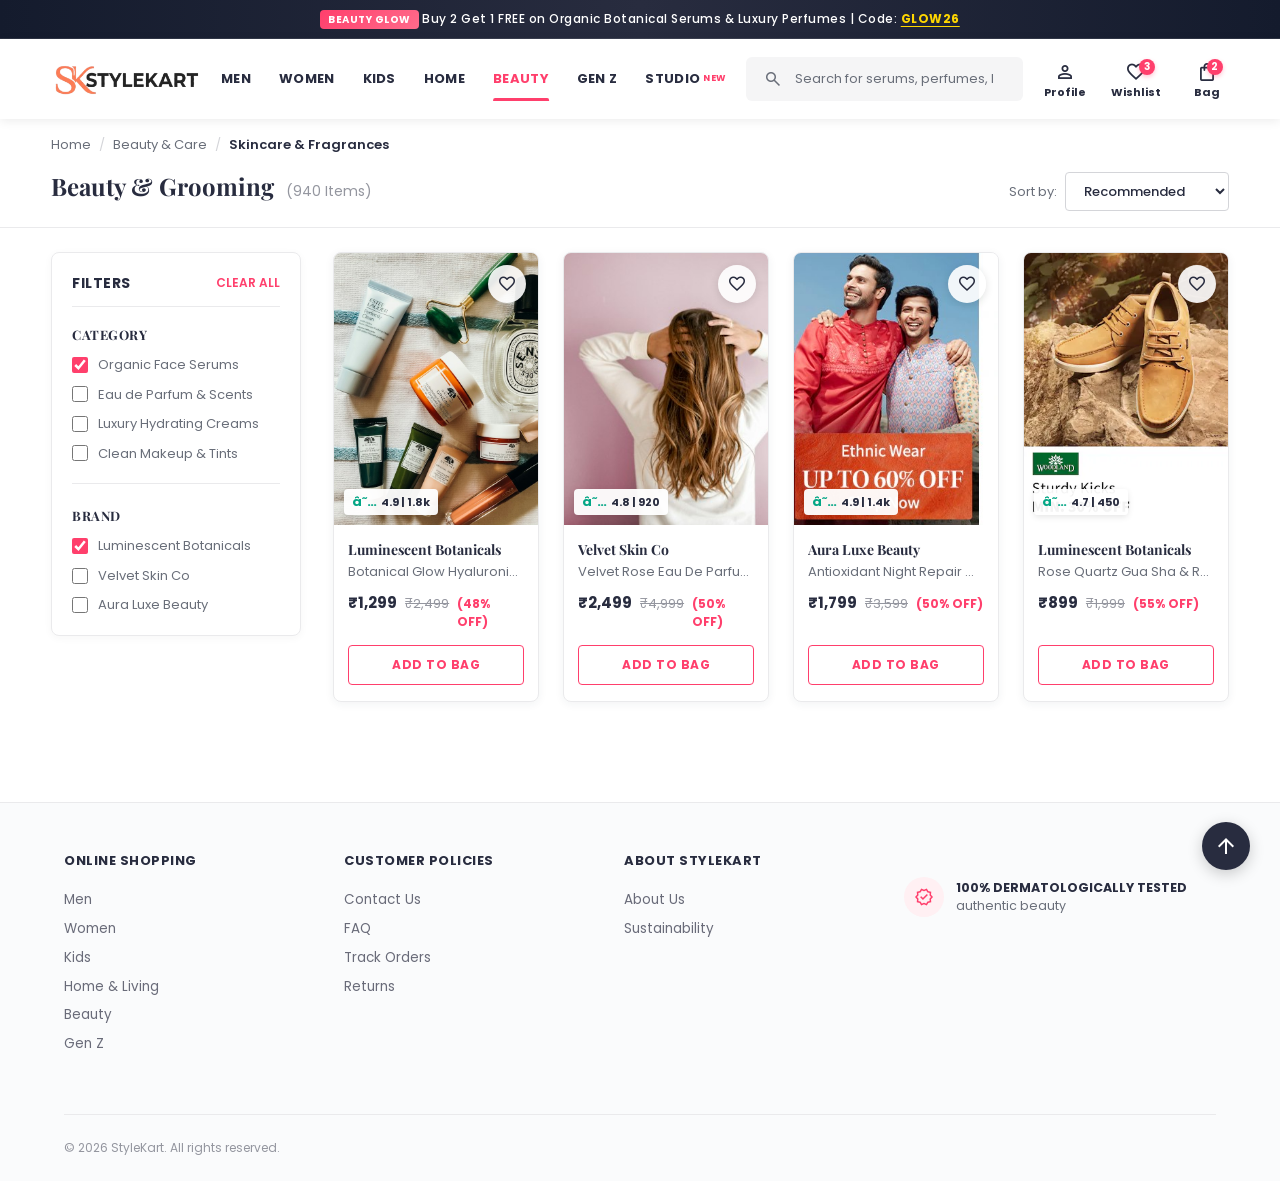
<file: html/beauty.html>
<!DOCTYPE html>
<html lang="en">

<head>
    <meta charset="UTF-8">
    <meta name="viewport" content="width=device-width, initial-scale=1.0">
    <meta name="description"
        content="Shop Luxury Skincare, Haircare, Organic Botanical Serums & Designer Fragrances on StyleKart.">
    <title>Beauty &amp; Personal Care | StyleKart</title>

    <link rel="preconnect" href="https://fonts.googleapis.com">
    <link rel="preconnect" href="https://fonts.gstatic.com" crossorigin>
    <link
        href="https://fonts.googleapis.com/css2?family=Playfair+Display:wght@600;700&family=Poppins:wght@300;400;500;600;700&display=swap"
        rel="stylesheet">
    <link rel="stylesheet"
        href="https://fonts.googleapis.com/css2?family=Material+Symbols+Outlined:opsz,wght,FILL,GRAD@20..48,100..700,0..1,-50..200">

    <link rel="stylesheet" href="../css/base.css">
    <link rel="stylesheet" href="../css/navbar.css">
    <link rel="stylesheet" href="../css/home.css">
    <link rel="stylesheet" href="../css/listing.css">
    <link rel="stylesheet" href="../css/footer.css">
    <link rel="stylesheet" href="../css/responsive.css">
</head>

<body id="top">

    <aside class="promo_strip" aria-label="Offers banner">
        <div class="promo_content">
            <span><span class="promo_badge">Beauty Glow</span> Buy 2 Get 1 FREE on Organic Botanical Serums &amp; Luxury
                Perfumes | Code: <span class="promo_code">GLOW26</span></span>
        </div>
    </aside>

    <input type="checkbox" id="mobile_nav_toggle" class="nav_toggle_input" aria-label="Toggle navigation menu">
    <label for="mobile_nav_toggle" class="nav_backdrop" aria-hidden="true"></label>

    <header class="navbar">
        <label for="mobile_nav_toggle" class="hamburger_btn" aria-label="Open navigation menu">
            <span class="hamburger_bar"></span><span class="hamburger_bar"></span><span class="hamburger_bar"></span>
        </label>

        <div class="logo_container">
            <a href="../index.html" aria-label="StyleKart Home">
                <img class="brand_logo" src="../assets/images/logo.png" alt="StyleKart Logo">
            </a>
        </div>

        <nav class="nav_bar" aria-label="Primary Navigation">
            <a href="men.html">Men</a>
            <a href="women.html">Women</a>
            <a href="kids.html">Kids</a>
            <a href="home-living.html">Home</a>
            <a href="beauty.html" class="active">Beauty</a>
            <a href="genz.html">Gen Z</a>
            <a href="studio.html">Studio <sup>New</sup></a>
        </nav>

        <form class="search_bar" action="beauty.html" method="get" role="search">
            <span class="material-symbols-outlined search_icon" aria-hidden="true">search</span>
            <input class="search_input" type="search" placeholder="Search for serums, perfumes, lipsticks..."
                aria-label="Search beauty products">
        </form>

        <div class="action_bar">
            <a href="login.html" class="action_container" aria-label="Profile and Login">
                <span class="material-symbols-outlined action_icon" aria-hidden="true">person</span>
                <span class="action_name">Profile</span>
            </a>
            <a href="wishlist.html" class="action_container action_wishlist" aria-label="Wishlist">
                <span class="material-symbols-outlined action_icon" aria-hidden="true">favorite</span>
                <span class="action_badge">3</span>
                <span class="action_name">Wishlist</span>
            </a>
            <a href="bag.html" class="action_container action_bag" aria-label="Shopping Bag">
                <span class="material-symbols-outlined action_icon" aria-hidden="true">shopping_bag</span>
                <span class="action_badge">2</span>
                <span class="action_name">Bag</span>
            </a>
        </div>
    </header>

    <nav class="breadcrumb_bar" aria-label="Breadcrumb">
        <a href="../index.html">Home</a>
        <span class="breadcrumb_separator">/</span>
        <a href="beauty.html">Beauty &amp; Care</a>
        <span class="breadcrumb_separator">/</span>
        <span class="breadcrumb_current">Skincare &amp; Fragrances</span>
    </nav>

    <div class="listing_header">
        <div class="category_title_wrap">
            <h1 class="category_main_title">Beauty &amp; Grooming</h1>
            <span class="item_count_badge">(940 Items)</span>
        </div>

        <div class="toolbar_actions">
            <label for="filter_toggle" class="filter_toggle_btn">
                <span class="material-symbols-outlined" aria-hidden="true">tune</span> Filter
            </label>

            <div class="sort_wrapper">
                <label for="sort_select">Sort by:</label>
                <select id="sort_select" class="sort_select">
                    <option value="recommended">Recommended</option>
                    <option value="newest">What's New</option>
                    <option value="price_low">Price: Low to High</option>
                    <option value="price_high">Price: High to Low</option>
                </select>
            </div>
        </div>
    </div>

    <input type="checkbox" id="filter_toggle" class="filter_toggle_input" aria-label="Toggle Filters">
    <label for="filter_toggle" class="filter_backdrop" aria-hidden="true"></label>

    <div class="listing_layout">

        <aside class="filter_sidebar" aria-label="Filters">
            <div class="filter_header_row">
                <span class="filter_title">Filters</span>
                <a href="beauty.html" class="clear_filter_btn">CLEAR ALL</a>
            </div>

            <div class="filter_group">
                <h3 class="filter_group_title">Category</h3>
                <div class="filter_list">
                    <label class="filter_label"><input type="checkbox" class="filter_checkbox" checked> Organic Face
                        Serums</label>
                    <label class="filter_label"><input type="checkbox" class="filter_checkbox"> Eau de Parfum &amp;
                        Scents</label>
                    <label class="filter_label"><input type="checkbox" class="filter_checkbox"> Luxury Hydrating
                        Creams</label>
                    <label class="filter_label"><input type="checkbox" class="filter_checkbox"> Clean Makeup &amp;
                        Tints</label>
                </div>
            </div>

            <div class="filter_group">
                <h3 class="filter_group_title">Brand</h3>
                <div class="filter_list">
                    <label class="filter_label"><input type="checkbox" class="filter_checkbox" checked> Luminescent
                        Botanicals</label>
                    <label class="filter_label"><input type="checkbox" class="filter_checkbox"> Velvet Skin Co</label>
                    <label class="filter_label"><input type="checkbox" class="filter_checkbox"> Aura Luxe Beauty</label>
                </div>
            </div>
        </aside>

        <main class="listing_content">
            <div class="listing_grid">

                <article class="product_card">
                    <div class="product_image_wrap">
                        <img class="product_image" src="../assets/images/products/beauty_1.jpg"
                            alt="Botanical Glow Restorative Face Serum">
                        <a href="wishlist.html" class="product_wishlist_btn" aria-label="Add to Wishlist"><span
                                class="material-symbols-outlined">favorite</span></a>
                        <div class="product_rating_badge"><span class="rating_star">â˜…</span> 4.9 | 1.8k</div>
                    </div>
                    <div class="product_info">
                        <h3 class="product_brand">Luminescent Botanicals</h3>
                        <p class="product_title"><a href="product.html">Botanical Glow Hyaluronic Serum</a></p>
                        <div class="product_pricing">
                            <span class="current_price">&#8377;1,299</span>
                            <span class="original_price">&#8377;2,499</span>
                            <span class="discount_percentage">(48% OFF)</span>
                        </div>
                        <a href="bag.html" class="add_to_bag_btn">Add to Bag</a>
                    </div>
                </article>

                <article class="product_card">
                    <div class="product_image_wrap">
                        <img class="product_image" src="../assets/images/products/beauty_2.jpg"
                            alt="Velvet Rose Eau De Parfum 100ml" loading="lazy">
                        <a href="wishlist.html" class="product_wishlist_btn" aria-label="Add to Wishlist"><span
                                class="material-symbols-outlined">favorite</span></a>
                        <div class="product_rating_badge"><span class="rating_star">â˜…</span> 4.8 | 920</div>
                    </div>
                    <div class="product_info">
                        <h3 class="product_brand">Velvet Skin Co</h3>
                        <p class="product_title"><a href="product.html">Velvet Rose Eau De Parfum (100ml)</a></p>
                        <div class="product_pricing">
                            <span class="current_price">&#8377;2,499</span>
                            <span class="original_price">&#8377;4,999</span>
                            <span class="discount_percentage">(50% OFF)</span>
                        </div>
                        <a href="bag.html" class="add_to_bag_btn">Add to Bag</a>
                    </div>
                </article>

                <article class="product_card">
                    <div class="product_image_wrap">
                        <img class="product_image" src="../assets/images/categories/6.jpg"
                            alt="Antioxidant Night Repair Creme" loading="lazy">
                        <a href="wishlist.html" class="product_wishlist_btn" aria-label="Add to Wishlist"><span
                                class="material-symbols-outlined">favorite</span></a>
                        <div class="product_rating_badge"><span class="rating_star">â˜…</span> 4.9 | 1.4k</div>
                    </div>
                    <div class="product_info">
                        <h3 class="product_brand">Aura Luxe Beauty</h3>
                        <p class="product_title"><a href="product.html">Antioxidant Night Repair CrÃ¨me</a></p>
                        <div class="product_pricing">
                            <span class="current_price">&#8377;1,799</span>
                            <span class="original_price">&#8377;3,599</span>
                            <span class="discount_percentage">(50% OFF)</span>
                        </div>
                        <a href="bag.html" class="add_to_bag_btn">Add to Bag</a>
                    </div>
                </article>

                <article class="product_card">
                    <div class="product_image_wrap">
                        <img class="product_image" src="../assets/images/offers/9.png"
                            alt="Rose Quartz Face Sculptor Roller" loading="lazy">
                        <a href="wishlist.html" class="product_wishlist_btn" aria-label="Add to Wishlist"><span
                                class="material-symbols-outlined">favorite</span></a>
                        <div class="product_rating_badge"><span class="rating_star">â˜…</span> 4.7 | 450</div>
                    </div>
                    <div class="product_info">
                        <h3 class="product_brand">Luminescent Botanicals</h3>
                        <p class="product_title"><a href="product.html">Rose Quartz Gua Sha &amp; Roller Kit</a></p>
                        <div class="product_pricing">
                            <span class="current_price">&#8377;899</span>
                            <span class="original_price">&#8377;1,999</span>
                            <span class="discount_percentage">(55% OFF)</span>
                        </div>
                        <a href="bag.html" class="add_to_bag_btn">Add to Bag</a>
                    </div>
                </article>

            </div>
        </main>
    </div>

    <footer>
        <div class="footer_container">
            <div class="footer_column">
                <h3>ONLINE SHOPPING</h3>
                <a href="men.html">Men</a>
                <a href="women.html">Women</a>
                <a href="kids.html">Kids</a>
                <a href="home-living.html">Home &amp; Living</a>
                <a href="beauty.html">Beauty</a>
                <a href="genz.html">Gen Z</a>
            </div>
            <div class="footer_column">
                <h3>CUSTOMER POLICIES</h3>
                <a href="contact.html">Contact Us</a>
                <a href="contact.html">FAQ</a>
                <a href="bag.html">Track Orders</a>
                <a href="contact.html">Returns</a>
            </div>
            <div class="footer_column">
                <h3>ABOUT STYLEKART</h3>
                <a href="contact.html">About Us</a>
                <a href="contact.html">Sustainability</a>
            </div>
            <div class="footer_column footer_extras_column">
                <div class="footer_promises">
                    <div class="promise_item">
                        <div class="promise_icon"><span class="material-symbols-outlined">verified</span></div>
                        <div class="promise_text"><strong>100% DERMATOLOGICALLY TESTED</strong> authentic beauty</div>
                    </div>
                </div>
            </div>
        </div>
        <hr class="footer_divider">
        <div class="footer_bottom">
            <div class="copyright">&copy; 2026 StyleKart. All rights reserved.</div>
        </div>
    </footer>

    <a href="#top" class="back_to_top" aria-label="Back to top">
        <span class="material-symbols-outlined" aria-hidden="true">arrow_upward</span>
    </a>

</body>

</html>
</file>
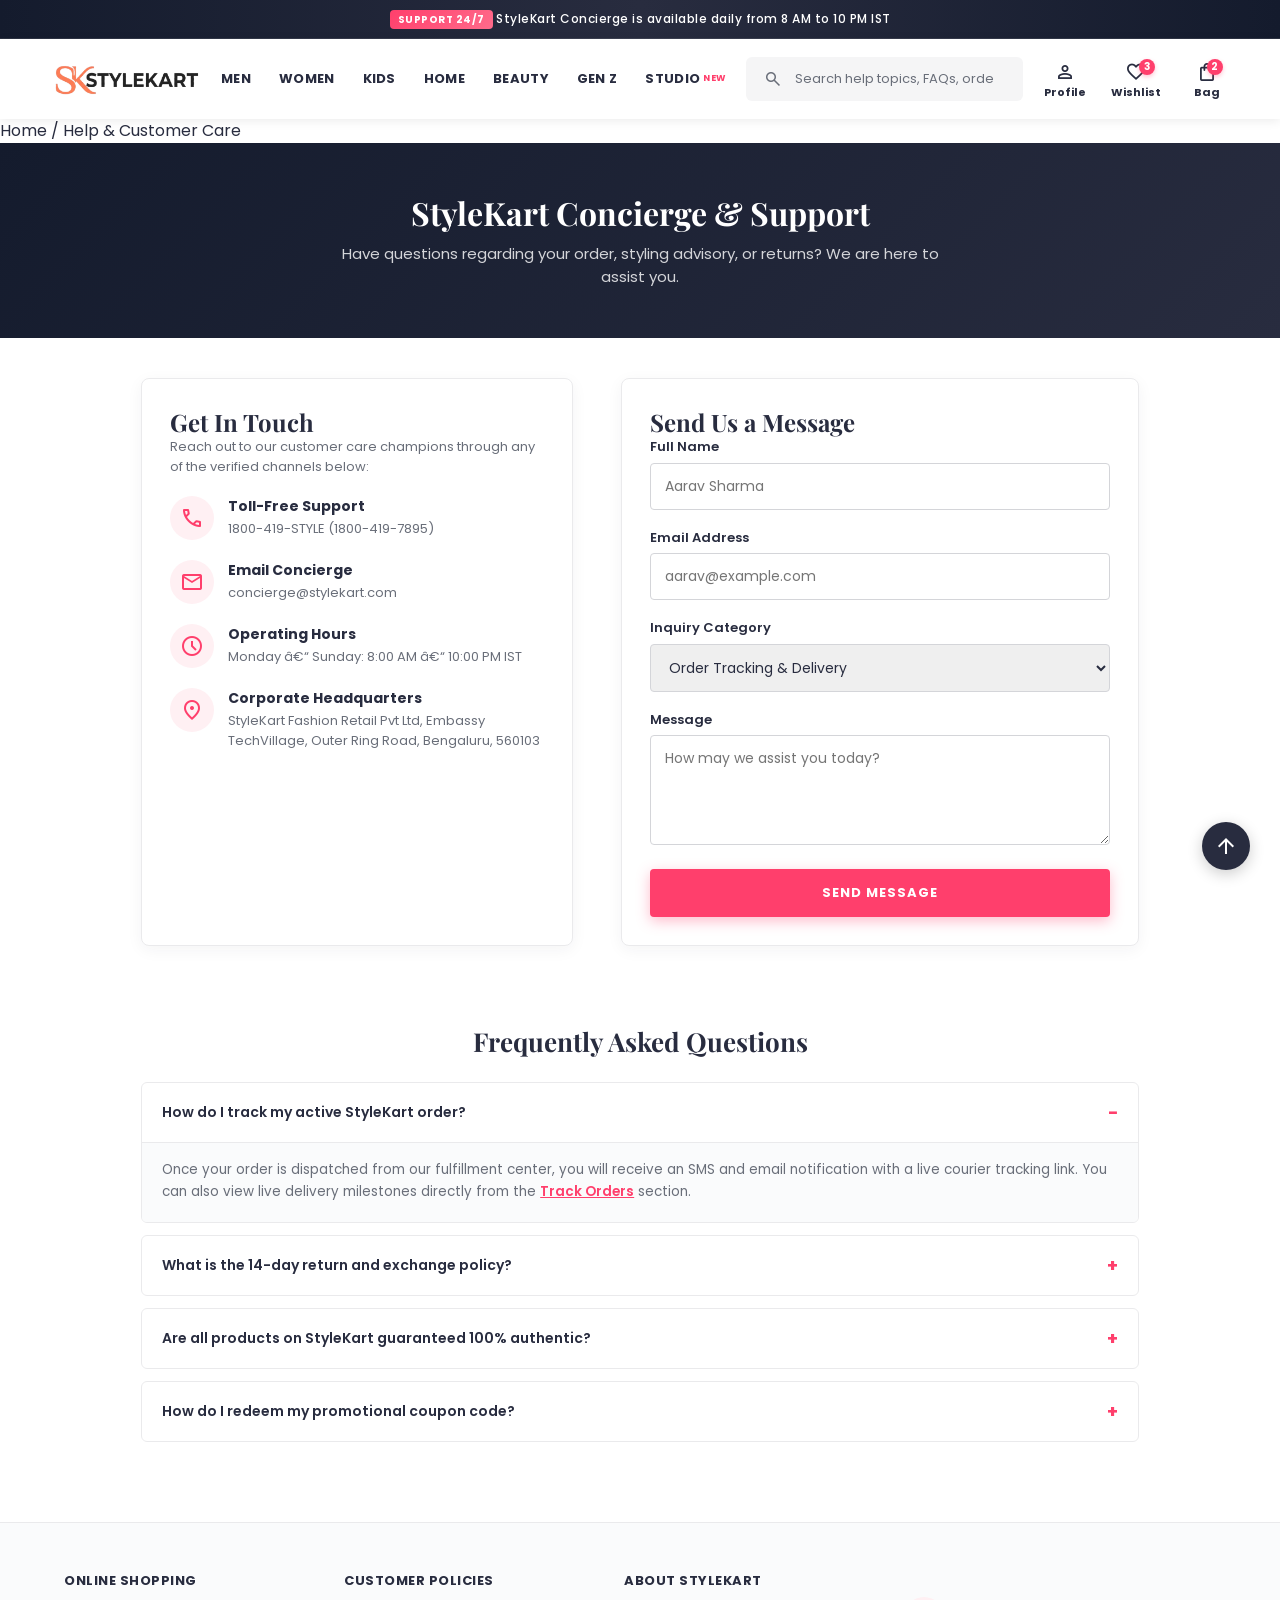
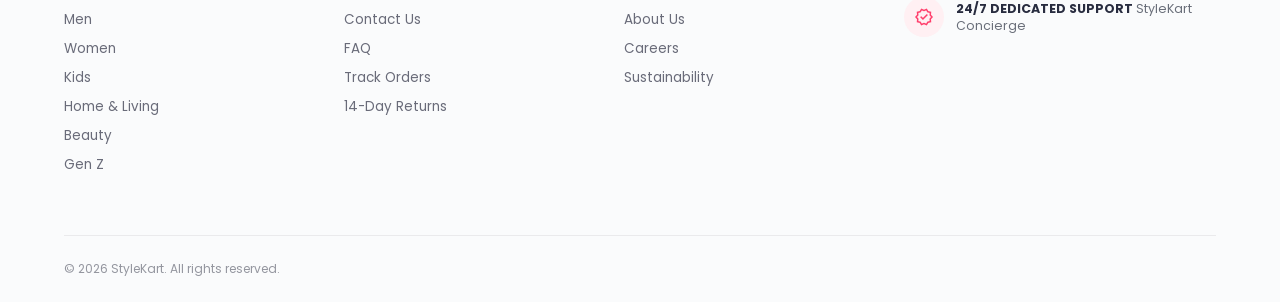
<file: html/contact.html>
<!DOCTYPE html>
<html lang="en">

<head>
    <meta charset="UTF-8">
    <meta name="viewport" content="width=device-width, initial-scale=1.0">
    <meta name="description" content="Contact StyleKart Customer Care, FAQs, order support, returns assistance & atelier concierge.">
    <title>Customer Care &amp; Help Center | StyleKart</title>

    <link rel="preconnect" href="https://fonts.googleapis.com">
    <link rel="preconnect" href="https://fonts.gstatic.com" crossorigin>
    <link href="https://fonts.googleapis.com/css2?family=Playfair+Display:ital,wght@0,600;0,700;1,400&family=Poppins:wght@300;400;500;600;700&display=swap" rel="stylesheet">
    <link rel="stylesheet" href="https://fonts.googleapis.com/css2?family=Material+Symbols+Outlined:opsz,wght,FILL,GRAD@20..48,100..700,0..1,-50..200">

    <link rel="stylesheet" href="../css/base.css">
    <link rel="stylesheet" href="../css/navbar.css">
    <link rel="stylesheet" href="../css/home.css">
    <link rel="stylesheet" href="../css/auth.css">
    <link rel="stylesheet" href="../css/footer.css">
    <link rel="stylesheet" href="../css/responsive.css">
</head>

<body id="top">

    <aside class="promo_strip" aria-label="Offers banner">
        <div class="promo_content">
            <span><span class="promo_badge">Support 24/7</span> StyleKart Concierge is available daily from 8 AM to 10 PM IST</span>
        </div>
    </aside>

    <input type="checkbox" id="mobile_nav_toggle" class="nav_toggle_input" aria-label="Toggle navigation menu">
    <label for="mobile_nav_toggle" class="nav_backdrop" aria-hidden="true"></label>

    <header class="navbar">
        <label for="mobile_nav_toggle" class="hamburger_btn" aria-label="Open navigation menu">
            <span class="hamburger_bar"></span><span class="hamburger_bar"></span><span class="hamburger_bar"></span>
        </label>

        <div class="logo_container">
            <a href="../index.html" aria-label="StyleKart Home">
                <img class="brand_logo" src="../assets/images/logo.png" alt="StyleKart Logo">
            </a>
        </div>

        <nav class="nav_bar" aria-label="Primary Navigation">
            <a href="men.html">Men</a>
            <a href="women.html">Women</a>
            <a href="kids.html">Kids</a>
            <a href="home-living.html">Home</a>
            <a href="beauty.html">Beauty</a>
            <a href="genz.html">Gen Z</a>
            <a href="studio.html">Studio <sup>New</sup></a>
        </nav>

        <form class="search_bar" action="men.html" method="get" role="search">
            <span class="material-symbols-outlined search_icon" aria-hidden="true">search</span>
            <input class="search_input" type="search" placeholder="Search help topics, FAQs, orders..." aria-label="Search help center">
        </form>

        <div class="action_bar">
            <a href="login.html" class="action_container" aria-label="Profile and Login">
                <span class="material-symbols-outlined action_icon" aria-hidden="true">person</span>
                <span class="action_name">Profile</span>
            </a>
            <a href="wishlist.html" class="action_container action_wishlist" aria-label="Wishlist">
                <span class="material-symbols-outlined action_icon" aria-hidden="true">favorite</span>
                <span class="action_badge">3</span>
                <span class="action_name">Wishlist</span>
            </a>
            <a href="bag.html" class="action_container action_bag" aria-label="Shopping Bag">
                <span class="material-symbols-outlined action_icon" aria-hidden="true">shopping_bag</span>
                <span class="action_badge">2</span>
                <span class="action_name">Bag</span>
            </a>
        </div>
    </header>

    <nav class="breadcrumb_bar" aria-label="Breadcrumb">
        <a href="../index.html">Home</a>
        <span class="breadcrumb_separator">/</span>
        <span class="breadcrumb_current">Help &amp; Customer Care</span>
    </nav>

    <!-- Contact Hero -->
    <section class="contact_hero">
        <h1 class="contact_hero_title">StyleKart Concierge &amp; Support</h1>
        <p class="contact_hero_sub">Have questions regarding your order, styling advisory, or returns? We are here to assist you.</p>
    </section>

    <!-- Contact Channels & Form Layout -->
    <main class="contact_layout">

        <!-- Channels Info Card -->
        <section class="contact_card" aria-label="Contact Channels">
            <h2 class="specs_title">Get In Touch</h2>
            <p class="contact_subtext">Reach out to our customer care champions through any of the verified channels below:</p>

            <div class="contact_channel_list">
                <div class="contact_channel_item">
                    <div class="contact_icon_wrap"><span class="material-symbols-outlined">call</span></div>
                    <div>
                        <div class="channel_label">Toll-Free Support</div>
                        <div class="channel_val">1800-419-STYLE (1800-419-7895)</div>
                    </div>
                </div>

                <div class="contact_channel_item">
                    <div class="contact_icon_wrap"><span class="material-symbols-outlined">mail</span></div>
                    <div>
                        <div class="channel_label">Email Concierge</div>
                        <div class="channel_val">concierge@stylekart.com</div>
                    </div>
                </div>

                <div class="contact_channel_item">
                    <div class="contact_icon_wrap"><span class="material-symbols-outlined">schedule</span></div>
                    <div>
                        <div class="channel_label">Operating Hours</div>
                        <div class="channel_val">Monday â€“ Sunday: 8:00 AM â€“ 10:00 PM IST</div>
                    </div>
                </div>

                <div class="contact_channel_item">
                    <div class="contact_icon_wrap"><span class="material-symbols-outlined">location_on</span></div>
                    <div>
                        <div class="channel_label">Corporate Headquarters</div>
                        <div class="channel_val">StyleKart Fashion Retail Pvt Ltd, Embassy TechVillage, Outer Ring Road, Bengaluru, 560103</div>
                    </div>
                </div>
            </div>
        </section>

        <!-- Inquiry Form Card -->
        <section class="contact_card" aria-label="Send a message">
            <h2 class="specs_title">Send Us a Message</h2>

            <form class="auth_form" action="#" method="post">
                <div class="auth_input_group">
                    <label for="contact_name" class="auth_label">Full Name</label>
                    <input id="contact_name" class="auth_input" type="text" placeholder="Aarav Sharma" required>
                </div>

                <div class="auth_input_group">
                    <label for="contact_email" class="auth_label">Email Address</label>
                    <input id="contact_email" class="auth_input" type="email" placeholder="aarav@example.com" required>
                </div>

                <div class="auth_input_group">
                    <label for="contact_subject" class="auth_label">Inquiry Category</label>
                    <select id="contact_subject" class="auth_input">
                        <option value="tracking">Order Tracking &amp; Delivery</option>
                        <option value="returns">14-Day Returns &amp; Exchange</option>
                        <option value="payment">Payment &amp; Refund Status</option>
                        <option value="concierge">Personal Styling &amp; Sizing</option>
                        <option value="general">Other Inquiries</option>
                    </select>
                </div>

                <div class="auth_input_group">
                    <label for="contact_msg" class="auth_label">Message</label>
                    <textarea id="contact_msg" class="auth_input" rows="4" placeholder="How may we assist you today?" required></textarea>
                </div>

                <button class="auth_submit_btn" type="submit">Send Message</button>
            </form>
        </section>

    </main>

    <!-- FAQ Section -->
    <section class="faq_section" aria-labelledby="faq-heading">
        <h2 id="faq-heading" class="faq_heading">Frequently Asked Questions</h2>

        <div class="faq_accordion">

            <details class="faq_item" open>
                <summary class="faq_summary">How do I track my active StyleKart order?</summary>
                <div class="faq_answer">
                    Once your order is dispatched from our fulfillment center, you will receive an SMS and email notification with a live courier tracking link. You can also view live delivery milestones directly from the <a href="bag.html" class="faq_link">Track Orders</a> section.
                </div>
            </details>

            <details class="faq_item">
                <summary class="faq_summary">What is the 14-day return and exchange policy?</summary>
                <div class="faq_answer">
                    We offer a 100% hassle-free 14-day return and exchange window for all unworn garments with original tags attached. Simply request a return online, and our courier partner will pick up the parcel from your doorstep with immediate refund initiation.
                </div>
            </details>

            <details class="faq_item">
                <summary class="faq_summary">Are all products on StyleKart guaranteed 100% authentic?</summary>
                <div class="faq_answer">
                    Yes. StyleKart sources every garment, shoe, and luxury accessory directly from certified manufacturer ateliers, authorized distributors, and vetted brand partners. Every shipment arrives with an official certificate of authenticity.
                </div>
            </details>

            <details class="faq_item">
                <summary class="faq_summary">How do I redeem my promotional coupon code?</summary>
                <div class="faq_answer">
                    During checkout in your <a href="bag.html" class="faq_link">Shopping Bag</a>, enter your code (such as <strong>STYLEFIRST</strong>) into the "Apply Coupons" box on the order summary sidebar and click "Apply" to receive an immediate deduction from your order total.
                </div>
            </details>

        </div>
    </section>

    <footer>
        <div class="footer_container">
            <div class="footer_column">
                <h3>ONLINE SHOPPING</h3>
                <a href="men.html">Men</a>
                <a href="women.html">Women</a>
                <a href="kids.html">Kids</a>
                <a href="home-living.html">Home &amp; Living</a>
                <a href="beauty.html">Beauty</a>
                <a href="genz.html">Gen Z</a>
            </div>
            <div class="footer_column">
                <h3>CUSTOMER POLICIES</h3>
                <a href="contact.html">Contact Us</a>
                <a href="contact.html">FAQ</a>
                <a href="bag.html">Track Orders</a>
                <a href="contact.html">14-Day Returns</a>
            </div>
            <div class="footer_column">
                <h3>ABOUT STYLEKART</h3>
                <a href="contact.html">About Us</a>
                <a href="contact.html">Careers</a>
                <a href="contact.html">Sustainability</a>
            </div>
            <div class="footer_column footer_extras_column">
                <div class="footer_promises">
                    <div class="promise_item">
                        <div class="promise_icon"><span class="material-symbols-outlined">verified</span></div>
                        <div class="promise_text"><strong>24/7 DEDICATED SUPPORT</strong> StyleKart Concierge</div>
                    </div>
                </div>
            </div>
        </div>
        <hr class="footer_divider">
        <div class="footer_bottom">
            <div class="copyright">&copy; 2026 StyleKart. All rights reserved.</div>
        </div>
    </footer>

    <a href="#top" class="back_to_top" aria-label="Back to top">
        <span class="material-symbols-outlined" aria-hidden="true">arrow_upward</span>
    </a>

</body>
</html>
</file>
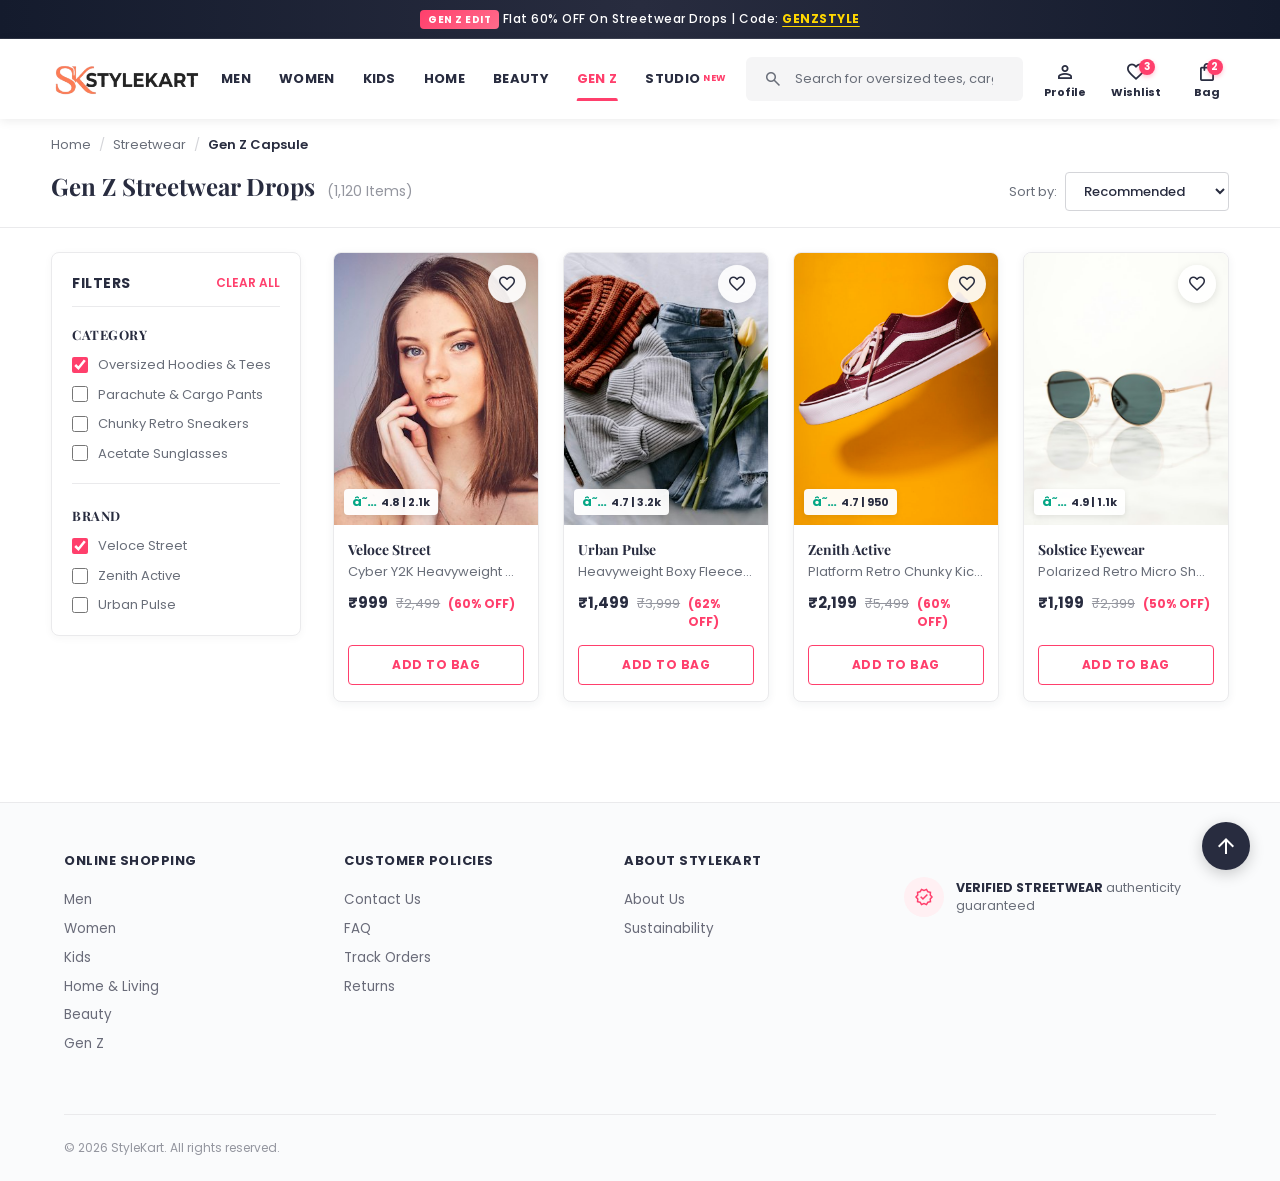
<file: html/genz.html>
<!DOCTYPE html>
<html lang="en">

<head>
    <meta charset="UTF-8">
    <meta name="viewport" content="width=device-width, initial-scale=1.0">
    <meta name="description"
        content="Shop Gen Z Fashion, Streetwear, Oversized Hoodies, Y2K Fits & Chunky Kicks on StyleKart.">
    <title>Gen Z Wardrobe &amp; Streetwear Drops | StyleKart</title>

    <link rel="preconnect" href="https://fonts.googleapis.com">
    <link rel="preconnect" href="https://fonts.gstatic.com" crossorigin>
    <link
        href="https://fonts.googleapis.com/css2?family=Playfair+Display:wght@600;700&family=Poppins:wght@300;400;500;600;700&display=swap"
        rel="stylesheet">
    <link rel="stylesheet"
        href="https://fonts.googleapis.com/css2?family=Material+Symbols+Outlined:opsz,wght,FILL,GRAD@20..48,100..700,0..1,-50..200">

    <link rel="stylesheet" href="../css/base.css">
    <link rel="stylesheet" href="../css/navbar.css">
    <link rel="stylesheet" href="../css/home.css">
    <link rel="stylesheet" href="../css/listing.css">
    <link rel="stylesheet" href="../css/footer.css">
    <link rel="stylesheet" href="../css/responsive.css">
</head>

<body id="top">

    <aside class="promo_strip" aria-label="Offers banner">
        <div class="promo_content">
            <span><span class="promo_badge">Gen Z Edit</span> Flat 60% OFF On Streetwear Drops | Code: <span
                    class="promo_code">GENZSTYLE</span></span>
        </div>
    </aside>

    <input type="checkbox" id="mobile_nav_toggle" class="nav_toggle_input" aria-label="Toggle navigation menu">
    <label for="mobile_nav_toggle" class="nav_backdrop" aria-hidden="true"></label>

    <header class="navbar">
        <label for="mobile_nav_toggle" class="hamburger_btn" aria-label="Open navigation menu">
            <span class="hamburger_bar"></span><span class="hamburger_bar"></span><span class="hamburger_bar"></span>
        </label>

        <div class="logo_container">
            <a href="../index.html" aria-label="StyleKart Home">
                <img class="brand_logo" src="../assets/images/logo.png" alt="StyleKart Logo">
            </a>
        </div>

        <nav class="nav_bar" aria-label="Primary Navigation">
            <a href="men.html">Men</a>
            <a href="women.html">Women</a>
            <a href="kids.html">Kids</a>
            <a href="home-living.html">Home</a>
            <a href="beauty.html">Beauty</a>
            <a href="genz.html" class="active">Gen Z</a>
            <a href="studio.html">Studio <sup>New</sup></a>
        </nav>

        <form class="search_bar" action="genz.html" method="get" role="search">
            <span class="material-symbols-outlined search_icon" aria-hidden="true">search</span>
            <input class="search_input" type="search" placeholder="Search for oversized tees, cargos, kicks..."
                aria-label="Search Gen Z products">
        </form>

        <div class="action_bar">
            <a href="login.html" class="action_container" aria-label="Profile and Login">
                <span class="material-symbols-outlined action_icon" aria-hidden="true">person</span>
                <span class="action_name">Profile</span>
            </a>
            <a href="wishlist.html" class="action_container action_wishlist" aria-label="Wishlist">
                <span class="material-symbols-outlined action_icon" aria-hidden="true">favorite</span>
                <span class="action_badge">3</span>
                <span class="action_name">Wishlist</span>
            </a>
            <a href="bag.html" class="action_container action_bag" aria-label="Shopping Bag">
                <span class="material-symbols-outlined action_icon" aria-hidden="true">shopping_bag</span>
                <span class="action_badge">2</span>
                <span class="action_name">Bag</span>
            </a>
        </div>
    </header>

    <nav class="breadcrumb_bar" aria-label="Breadcrumb">
        <a href="../index.html">Home</a>
        <span class="breadcrumb_separator">/</span>
        <a href="genz.html">Streetwear</a>
        <span class="breadcrumb_separator">/</span>
        <span class="breadcrumb_current">Gen Z Capsule</span>
    </nav>

    <div class="listing_header">
        <div class="category_title_wrap">
            <h1 class="category_main_title">Gen Z Streetwear Drops</h1>
            <span class="item_count_badge">(1,120 Items)</span>
        </div>

        <div class="toolbar_actions">
            <label for="filter_toggle" class="filter_toggle_btn">
                <span class="material-symbols-outlined" aria-hidden="true">tune</span> Filter
            </label>

            <div class="sort_wrapper">
                <label for="sort_select">Sort by:</label>
                <select id="sort_select" class="sort_select">
                    <option value="recommended">Recommended</option>
                    <option value="newest">What's New</option>
                    <option value="price_low">Price: Low to High</option>
                    <option value="price_high">Price: High to Low</option>
                </select>
            </div>
        </div>
    </div>

    <input type="checkbox" id="filter_toggle" class="filter_toggle_input" aria-label="Toggle Filters">
    <label for="filter_toggle" class="filter_backdrop" aria-hidden="true"></label>

    <div class="listing_layout">

        <aside class="filter_sidebar" aria-label="Filters">
            <div class="filter_header_row">
                <span class="filter_title">Filters</span>
                <a href="genz.html" class="clear_filter_btn">CLEAR ALL</a>
            </div>

            <div class="filter_group">
                <h3 class="filter_group_title">Category</h3>
                <div class="filter_list">
                    <label class="filter_label"><input type="checkbox" class="filter_checkbox" checked> Oversized
                        Hoodies &amp; Tees</label>
                    <label class="filter_label"><input type="checkbox" class="filter_checkbox"> Parachute &amp; Cargo
                        Pants</label>
                    <label class="filter_label"><input type="checkbox" class="filter_checkbox"> Chunky Retro
                        Sneakers</label>
                    <label class="filter_label"><input type="checkbox" class="filter_checkbox"> Acetate
                        Sunglasses</label>
                </div>
            </div>

            <div class="filter_group">
                <h3 class="filter_group_title">Brand</h3>
                <div class="filter_list">
                    <label class="filter_label"><input type="checkbox" class="filter_checkbox" checked> Veloce
                        Street</label>
                    <label class="filter_label"><input type="checkbox" class="filter_checkbox"> Zenith Active</label>
                    <label class="filter_label"><input type="checkbox" class="filter_checkbox"> Urban Pulse</label>
                </div>
            </div>
        </aside>

        <main class="listing_content">
            <div class="listing_grid">

                <article class="product_card">
                    <div class="product_image_wrap">
                        <img class="product_image" src="../assets/images/products/genz_1.jpg"
                            alt="Cyber Y2K Oversized Graphic Tee">
                        <a href="wishlist.html" class="product_wishlist_btn" aria-label="Add to Wishlist"><span
                                class="material-symbols-outlined">favorite</span></a>
                        <div class="product_rating_badge"><span class="rating_star">â˜…</span> 4.8 | 2.1k</div>
                    </div>
                    <div class="product_info">
                        <h3 class="product_brand">Veloce Street</h3>
                        <p class="product_title"><a href="product.html">Cyber Y2K Heavyweight Graphic Tee</a></p>
                        <div class="product_pricing">
                            <span class="current_price">&#8377;999</span>
                            <span class="original_price">&#8377;2,499</span>
                            <span class="discount_percentage">(60% OFF)</span>
                        </div>
                        <a href="bag.html" class="add_to_bag_btn">Add to Bag</a>
                    </div>
                </article>

                <article class="product_card">
                    <div class="product_image_wrap">
                        <img class="product_image" src="../assets/images/products/deal_6.jpg"
                            alt="Heavyweight French Terry Cotton Hoodie" loading="lazy">
                        <a href="wishlist.html" class="product_wishlist_btn" aria-label="Add to Wishlist"><span
                                class="material-symbols-outlined">favorite</span></a>
                        <div class="product_rating_badge"><span class="rating_star">â˜…</span> 4.7 | 3.2k</div>
                    </div>
                    <div class="product_info">
                        <h3 class="product_brand">Urban Pulse</h3>
                        <p class="product_title"><a href="product.html">Heavyweight Boxy Fleece Hoodie</a></p>
                        <div class="product_pricing">
                            <span class="current_price">&#8377;1,499</span>
                            <span class="original_price">&#8377;3,999</span>
                            <span class="discount_percentage">(62% OFF)</span>
                        </div>
                        <a href="bag.html" class="add_to_bag_btn">Add to Bag</a>
                    </div>
                </article>

                <article class="product_card">
                    <div class="product_image_wrap">
                        <img class="product_image" src="../assets/images/products/deal_3.jpg"
                            alt="Heritage Low-Top Street Sneakers" loading="lazy">
                        <a href="wishlist.html" class="product_wishlist_btn" aria-label="Add to Wishlist"><span
                                class="material-symbols-outlined">favorite</span></a>
                        <div class="product_rating_badge"><span class="rating_star">â˜…</span> 4.7 | 950</div>
                    </div>
                    <div class="product_info">
                        <h3 class="product_brand">Zenith Active</h3>
                        <p class="product_title"><a href="product.html">Platform Retro Chunky Kicks</a></p>
                        <div class="product_pricing">
                            <span class="current_price">&#8377;2,199</span>
                            <span class="original_price">&#8377;5,499</span>
                            <span class="discount_percentage">(60% OFF)</span>
                        </div>
                        <a href="bag.html" class="add_to_bag_btn">Add to Bag</a>
                    </div>
                </article>

                <article class="product_card">
                    <div class="product_image_wrap">
                        <img class="product_image" src="../assets/images/products/arrival_6.jpg"
                            alt="Polarized Retro Acetate Sunglasses" loading="lazy">
                        <a href="wishlist.html" class="product_wishlist_btn" aria-label="Add to Wishlist"><span
                                class="material-symbols-outlined">favorite</span></a>
                        <div class="product_rating_badge"><span class="rating_star">â˜…</span> 4.9 | 1.1k</div>
                    </div>
                    <div class="product_info">
                        <h3 class="product_brand">Solstice Eyewear</h3>
                        <p class="product_title"><a href="product.html">Polarized Retro Micro Shades</a></p>
                        <div class="product_pricing">
                            <span class="current_price">&#8377;1,199</span>
                            <span class="original_price">&#8377;2,399</span>
                            <span class="discount_percentage">(50% OFF)</span>
                        </div>
                        <a href="bag.html" class="add_to_bag_btn">Add to Bag</a>
                    </div>
                </article>

            </div>
        </main>
    </div>

    <footer>
        <div class="footer_container">
            <div class="footer_column">
                <h3>ONLINE SHOPPING</h3>
                <a href="men.html">Men</a>
                <a href="women.html">Women</a>
                <a href="kids.html">Kids</a>
                <a href="home-living.html">Home &amp; Living</a>
                <a href="beauty.html">Beauty</a>
                <a href="genz.html">Gen Z</a>
            </div>
            <div class="footer_column">
                <h3>CUSTOMER POLICIES</h3>
                <a href="contact.html">Contact Us</a>
                <a href="contact.html">FAQ</a>
                <a href="bag.html">Track Orders</a>
                <a href="contact.html">Returns</a>
            </div>
            <div class="footer_column">
                <h3>ABOUT STYLEKART</h3>
                <a href="contact.html">About Us</a>
                <a href="contact.html">Sustainability</a>
            </div>
            <div class="footer_column footer_extras_column">
                <div class="footer_promises">
                    <div class="promise_item">
                        <div class="promise_icon"><span class="material-symbols-outlined">verified</span></div>
                        <div class="promise_text"><strong>VERIFIED STREETWEAR</strong> authenticity guaranteed</div>
                    </div>
                </div>
            </div>
        </div>
        <hr class="footer_divider">
        <div class="footer_bottom">
            <div class="copyright">&copy; 2026 StyleKart. All rights reserved.</div>
        </div>
    </footer>

    <a href="#top" class="back_to_top" aria-label="Back to top">
        <span class="material-symbols-outlined" aria-hidden="true">arrow_upward</span>
    </a>

</body>

</html>
</file>
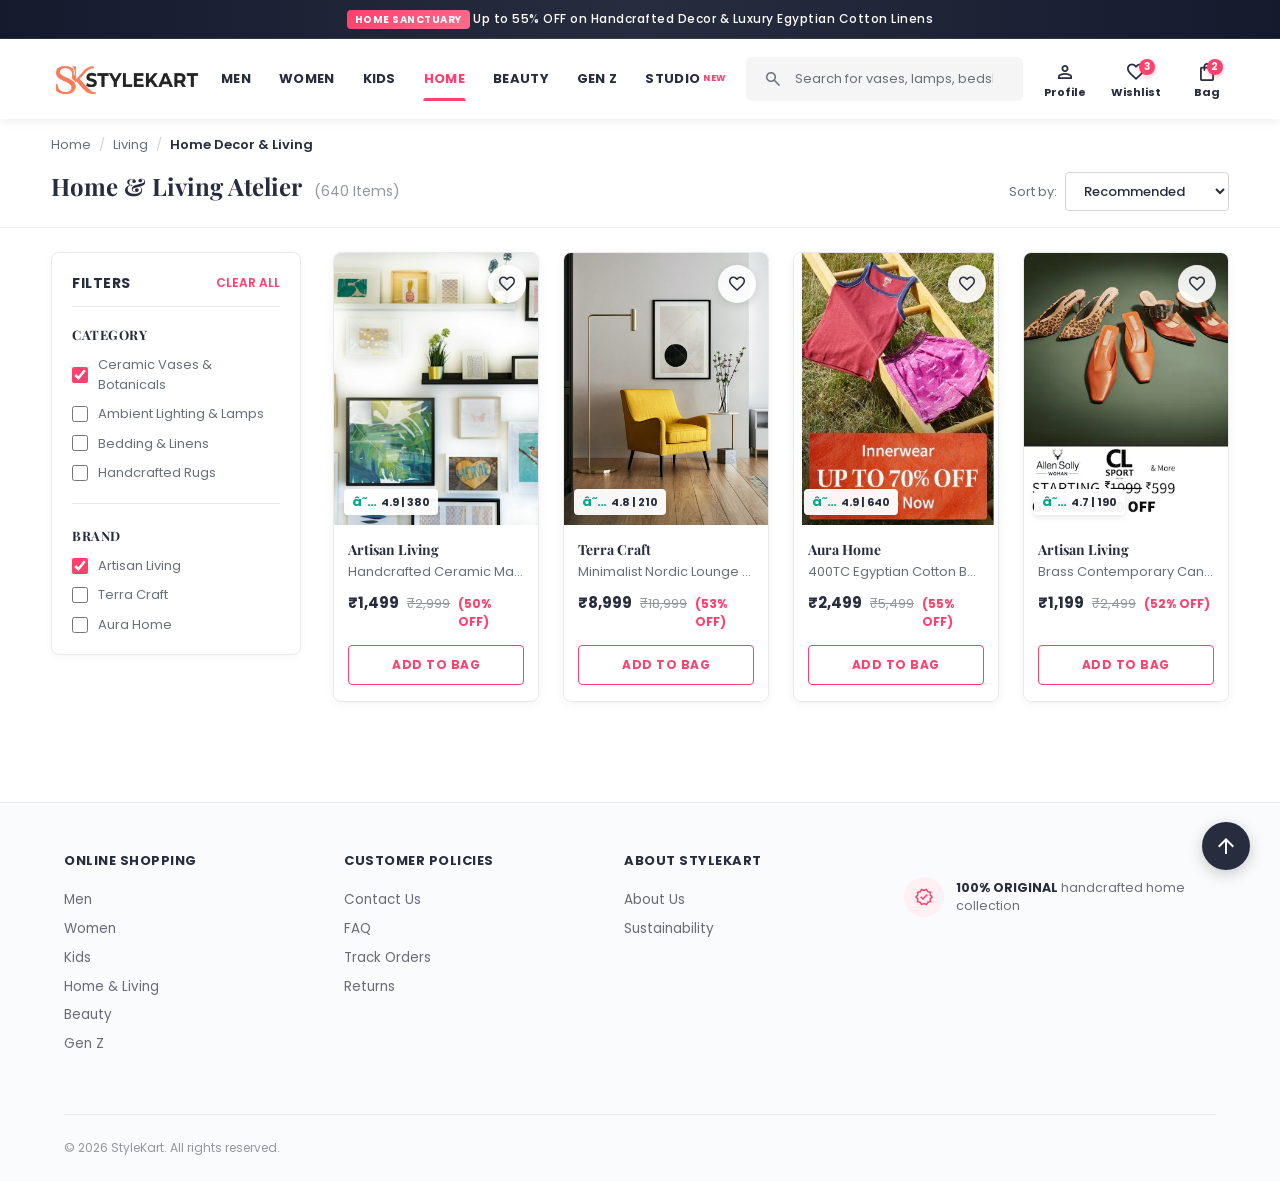
<file: html/home-living.html>
<!DOCTYPE html>
<html lang="en">

<head>
    <meta charset="UTF-8">
    <meta name="viewport" content="width=device-width, initial-scale=1.0">
    <meta name="description"
        content="Discover Modern Home Decor, Luxury Bed Linens, Ambient Lights & Curated Living Accents on StyleKart.">
    <title>Home &amp; Living Atelier | StyleKart</title>

    <link rel="preconnect" href="https://fonts.googleapis.com">
    <link rel="preconnect" href="https://fonts.gstatic.com" crossorigin>
    <link
        href="https://fonts.googleapis.com/css2?family=Playfair+Display:wght@600;700&family=Poppins:wght@300;400;500;600;700&display=swap"
        rel="stylesheet">
    <link rel="stylesheet"
        href="https://fonts.googleapis.com/css2?family=Material+Symbols+Outlined:opsz,wght,FILL,GRAD@20..48,100..700,0..1,-50..200">

    <link rel="stylesheet" href="../css/base.css">
    <link rel="stylesheet" href="../css/navbar.css">
    <link rel="stylesheet" href="../css/home.css">
    <link rel="stylesheet" href="../css/listing.css">
    <link rel="stylesheet" href="../css/footer.css">
    <link rel="stylesheet" href="../css/responsive.css">
</head>

<body id="top">

    <aside class="promo_strip" aria-label="Offers banner">
        <div class="promo_content">
            <span><span class="promo_badge">Home Sanctuary</span> Up to 55% OFF on Handcrafted Decor &amp; Luxury
                Egyptian Cotton Linens</span>
        </div>
    </aside>

    <input type="checkbox" id="mobile_nav_toggle" class="nav_toggle_input" aria-label="Toggle navigation menu">
    <label for="mobile_nav_toggle" class="nav_backdrop" aria-hidden="true"></label>

    <header class="navbar">
        <label for="mobile_nav_toggle" class="hamburger_btn" aria-label="Open navigation menu">
            <span class="hamburger_bar"></span><span class="hamburger_bar"></span><span class="hamburger_bar"></span>
        </label>

        <div class="logo_container">
            <a href="../index.html" aria-label="StyleKart Home">
                <img class="brand_logo" src="../assets/images/logo.png" alt="StyleKart Logo">
            </a>
        </div>

        <nav class="nav_bar" aria-label="Primary Navigation">
            <a href="men.html">Men</a>
            <a href="women.html">Women</a>
            <a href="kids.html">Kids</a>
            <a href="home-living.html" class="active">Home</a>
            <a href="beauty.html">Beauty</a>
            <a href="genz.html">Gen Z</a>
            <a href="studio.html">Studio <sup>New</sup></a>
        </nav>

        <form class="search_bar" action="home-living.html" method="get" role="search">
            <span class="material-symbols-outlined search_icon" aria-hidden="true">search</span>
            <input class="search_input" type="search" placeholder="Search for vases, lamps, bedsheets, decor..."
                aria-label="Search home products">
        </form>

        <div class="action_bar">
            <a href="login.html" class="action_container" aria-label="Profile and Login">
                <span class="material-symbols-outlined action_icon" aria-hidden="true">person</span>
                <span class="action_name">Profile</span>
            </a>
            <a href="wishlist.html" class="action_container action_wishlist" aria-label="Wishlist">
                <span class="material-symbols-outlined action_icon" aria-hidden="true">favorite</span>
                <span class="action_badge">3</span>
                <span class="action_name">Wishlist</span>
            </a>
            <a href="bag.html" class="action_container action_bag" aria-label="Shopping Bag">
                <span class="material-symbols-outlined action_icon" aria-hidden="true">shopping_bag</span>
                <span class="action_badge">2</span>
                <span class="action_name">Bag</span>
            </a>
        </div>
    </header>

    <nav class="breadcrumb_bar" aria-label="Breadcrumb">
        <a href="../index.html">Home</a>
        <span class="breadcrumb_separator">/</span>
        <a href="home-living.html">Living</a>
        <span class="breadcrumb_separator">/</span>
        <span class="breadcrumb_current">Home Decor &amp; Living</span>
    </nav>

    <div class="listing_header">
        <div class="category_title_wrap">
            <h1 class="category_main_title">Home &amp; Living Atelier</h1>
            <span class="item_count_badge">(640 Items)</span>
        </div>

        <div class="toolbar_actions">
            <label for="filter_toggle" class="filter_toggle_btn">
                <span class="material-symbols-outlined" aria-hidden="true">tune</span> Filter
            </label>

            <div class="sort_wrapper">
                <label for="sort_select">Sort by:</label>
                <select id="sort_select" class="sort_select">
                    <option value="recommended">Recommended</option>
                    <option value="newest">What's New</option>
                    <option value="price_low">Price: Low to High</option>
                    <option value="price_high">Price: High to Low</option>
                </select>
            </div>
        </div>
    </div>

    <input type="checkbox" id="filter_toggle" class="filter_toggle_input" aria-label="Toggle Filters">
    <label for="filter_toggle" class="filter_backdrop" aria-hidden="true"></label>

    <div class="listing_layout">

        <aside class="filter_sidebar" aria-label="Filters">
            <div class="filter_header_row">
                <span class="filter_title">Filters</span>
                <a href="home-living.html" class="clear_filter_btn">CLEAR ALL</a>
            </div>

            <div class="filter_group">
                <h3 class="filter_group_title">Category</h3>
                <div class="filter_list">
                    <label class="filter_label"><input type="checkbox" class="filter_checkbox" checked> Ceramic Vases
                        &amp; Botanicals</label>
                    <label class="filter_label"><input type="checkbox" class="filter_checkbox"> Ambient Lighting &amp;
                        Lamps</label>
                    <label class="filter_label"><input type="checkbox" class="filter_checkbox"> Bedding &amp;
                        Linens</label>
                    <label class="filter_label"><input type="checkbox" class="filter_checkbox"> Handcrafted Rugs</label>
                </div>
            </div>

            <div class="filter_group">
                <h3 class="filter_group_title">Brand</h3>
                <div class="filter_list">
                    <label class="filter_label"><input type="checkbox" class="filter_checkbox" checked> Artisan
                        Living</label>
                    <label class="filter_label"><input type="checkbox" class="filter_checkbox"> Terra Craft</label>
                    <label class="filter_label"><input type="checkbox" class="filter_checkbox"> Aura Home</label>
                </div>
            </div>
        </aside>

        <main class="listing_content">
            <div class="listing_grid">

                <article class="product_card">
                    <div class="product_image_wrap">
                        <img class="product_image" src="../assets/images/products/home_1.jpg"
                            alt="Artisan Ceramic Botanical Vase">
                        <a href="wishlist.html" class="product_wishlist_btn" aria-label="Add to Wishlist"><span
                                class="material-symbols-outlined">favorite</span></a>
                        <div class="product_rating_badge"><span class="rating_star">â˜…</span> 4.9 | 380</div>
                    </div>
                    <div class="product_info">
                        <h3 class="product_brand">Artisan Living</h3>
                        <p class="product_title"><a href="product.html">Handcrafted Ceramic Matte Vase</a></p>
                        <div class="product_pricing">
                            <span class="current_price">&#8377;1,499</span>
                            <span class="original_price">&#8377;2,999</span>
                            <span class="discount_percentage">(50% OFF)</span>
                        </div>
                        <a href="bag.html" class="add_to_bag_btn">Add to Bag</a>
                    </div>
                </article>

                <article class="product_card">
                    <div class="product_image_wrap">
                        <img class="product_image" src="../assets/images/products/home_2.jpg"
                            alt="Minimalist Nordic Armchair & Accents" loading="lazy">
                        <a href="wishlist.html" class="product_wishlist_btn" aria-label="Add to Wishlist"><span
                                class="material-symbols-outlined">favorite</span></a>
                        <div class="product_rating_badge"><span class="rating_star">â˜…</span> 4.8 | 210</div>
                    </div>
                    <div class="product_info">
                        <h3 class="product_brand">Terra Craft</h3>
                        <p class="product_title"><a href="product.html">Minimalist Nordic Lounge Chair</a></p>
                        <div class="product_pricing">
                            <span class="current_price">&#8377;8,999</span>
                            <span class="original_price">&#8377;18,999</span>
                            <span class="discount_percentage">(53% OFF)</span>
                        </div>
                        <a href="bag.html" class="add_to_bag_btn">Add to Bag</a>
                    </div>
                </article>

                <article class="product_card">
                    <div class="product_image_wrap">
                        <img class="product_image" src="../assets/images/categories/9.jpg" alt="Luxury Bed Linen Set"
                            loading="lazy">
                        <a href="wishlist.html" class="product_wishlist_btn" aria-label="Add to Wishlist"><span
                                class="material-symbols-outlined">favorite</span></a>
                        <div class="product_rating_badge"><span class="rating_star">â˜…</span> 4.9 | 640</div>
                    </div>
                    <div class="product_info">
                        <h3 class="product_brand">Aura Home</h3>
                        <p class="product_title"><a href="product.html">400TC Egyptian Cotton Bedsheet</a></p>
                        <div class="product_pricing">
                            <span class="current_price">&#8377;2,499</span>
                            <span class="original_price">&#8377;5,499</span>
                            <span class="discount_percentage">(55% OFF)</span>
                        </div>
                        <a href="bag.html" class="add_to_bag_btn">Add to Bag</a>
                    </div>
                </article>

                <article class="product_card">
                    <div class="product_image_wrap">
                        <img class="product_image" src="../assets/images/offers/10.png" alt="Curated Table Accents"
                            loading="lazy">
                        <a href="wishlist.html" class="product_wishlist_btn" aria-label="Add to Wishlist"><span
                                class="material-symbols-outlined">favorite</span></a>
                        <div class="product_rating_badge"><span class="rating_star">â˜…</span> 4.7 | 190</div>
                    </div>
                    <div class="product_info">
                        <h3 class="product_brand">Artisan Living</h3>
                        <p class="product_title"><a href="product.html">Brass Contemporary Candle Sconce</a></p>
                        <div class="product_pricing">
                            <span class="current_price">&#8377;1,199</span>
                            <span class="original_price">&#8377;2,499</span>
                            <span class="discount_percentage">(52% OFF)</span>
                        </div>
                        <a href="bag.html" class="add_to_bag_btn">Add to Bag</a>
                    </div>
                </article>

            </div>
        </main>
    </div>

    <footer>
        <div class="footer_container">
            <div class="footer_column">
                <h3>ONLINE SHOPPING</h3>
                <a href="men.html">Men</a>
                <a href="women.html">Women</a>
                <a href="kids.html">Kids</a>
                <a href="home-living.html">Home &amp; Living</a>
                <a href="beauty.html">Beauty</a>
                <a href="genz.html">Gen Z</a>
            </div>
            <div class="footer_column">
                <h3>CUSTOMER POLICIES</h3>
                <a href="contact.html">Contact Us</a>
                <a href="contact.html">FAQ</a>
                <a href="bag.html">Track Orders</a>
                <a href="contact.html">Returns</a>
            </div>
            <div class="footer_column">
                <h3>ABOUT STYLEKART</h3>
                <a href="contact.html">About Us</a>
                <a href="contact.html">Sustainability</a>
            </div>
            <div class="footer_column footer_extras_column">
                <div class="footer_promises">
                    <div class="promise_item">
                        <div class="promise_icon"><span class="material-symbols-outlined">verified</span></div>
                        <div class="promise_text"><strong>100% ORIGINAL</strong> handcrafted home collection</div>
                    </div>
                </div>
            </div>
        </div>
        <hr class="footer_divider">
        <div class="footer_bottom">
            <div class="copyright">&copy; 2026 StyleKart. All rights reserved.</div>
        </div>
    </footer>

    <a href="#top" class="back_to_top" aria-label="Back to top">
        <span class="material-symbols-outlined" aria-hidden="true">arrow_upward</span>
    </a>

</body>

</html>
</file>
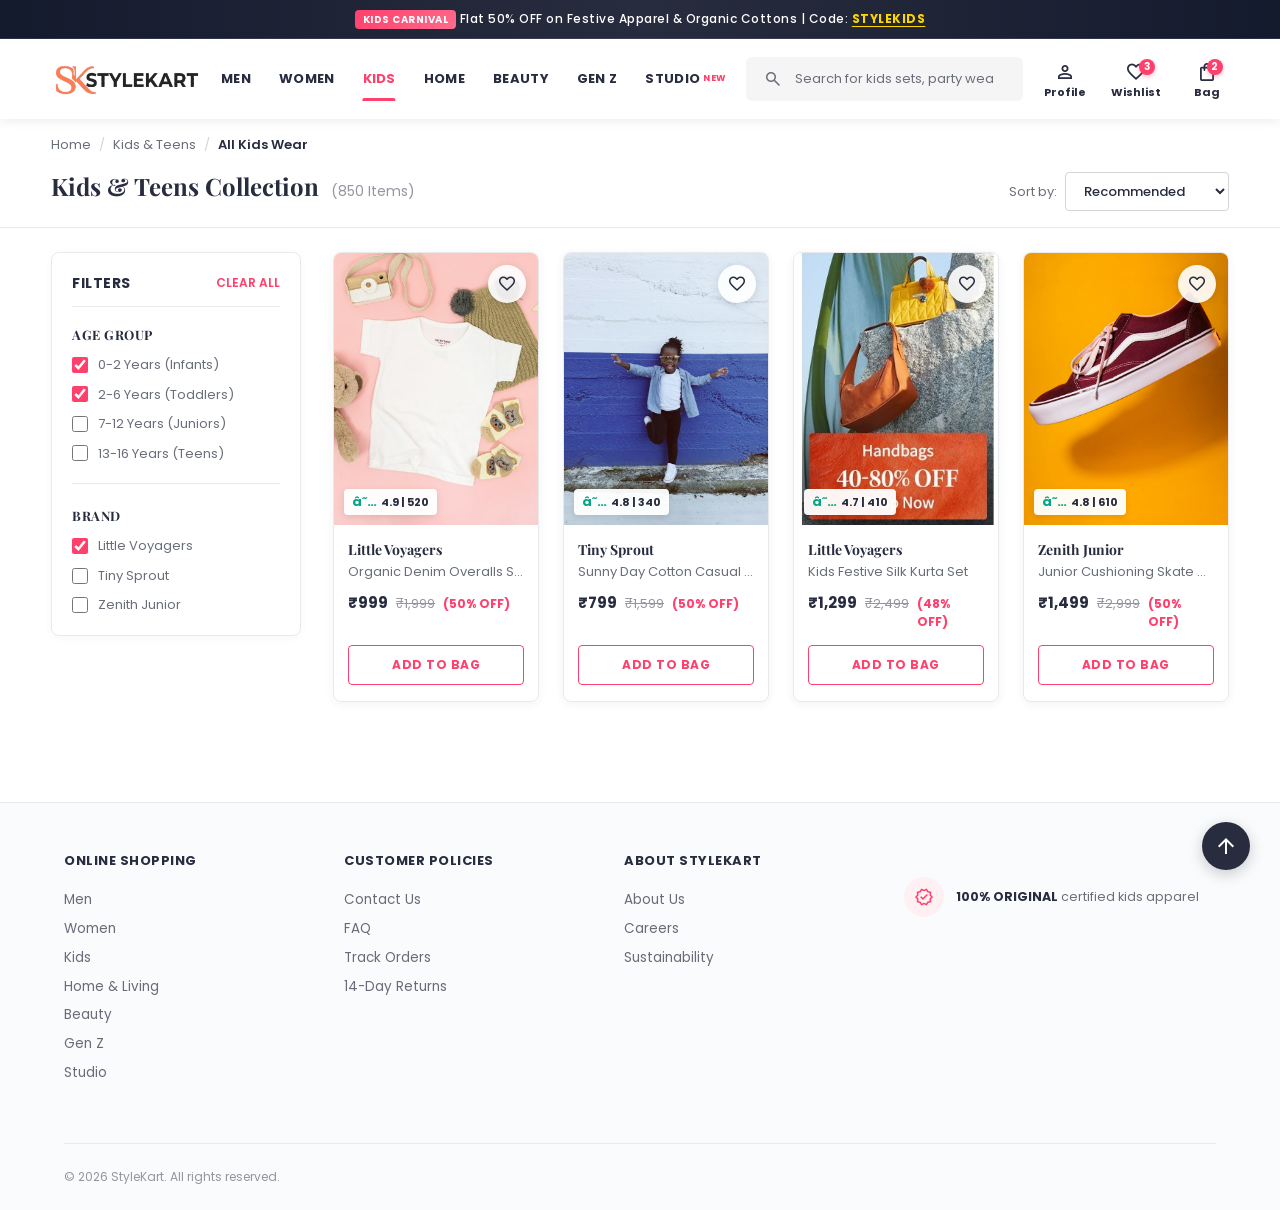
<file: html/kids.html>
<!DOCTYPE html>
<html lang="en">

<head>
    <meta charset="UTF-8">
    <meta name="viewport" content="width=device-width, initial-scale=1.0">
    <meta name="description"
        content="Shop Kids Fashion, Party Dresses, Casual Sets, Shoes & Baby Apparel on StyleKart.">
    <title>Kids &amp; Teens Fashion | StyleKart</title>

    <link rel="preconnect" href="https://fonts.googleapis.com">
    <link rel="preconnect" href="https://fonts.gstatic.com" crossorigin>
    <link
        href="https://fonts.googleapis.com/css2?family=Playfair+Display:wght@600;700&family=Poppins:wght@300;400;500;600;700&display=swap"
        rel="stylesheet">
    <link rel="stylesheet"
        href="https://fonts.googleapis.com/css2?family=Material+Symbols+Outlined:opsz,wght,FILL,GRAD@20..48,100..700,0..1,-50..200">

    <link rel="stylesheet" href="../css/base.css">
    <link rel="stylesheet" href="../css/navbar.css">
    <link rel="stylesheet" href="../css/home.css">
    <link rel="stylesheet" href="../css/listing.css">
    <link rel="stylesheet" href="../css/footer.css">
    <link rel="stylesheet" href="../css/responsive.css">
</head>

<body id="top">

    <aside class="promo_strip" aria-label="Offers banner">
        <div class="promo_content">
            <span><span class="promo_badge">Kids Carnival</span> Flat 50% OFF on Festive Apparel &amp; Organic Cottons |
                Code: <span class="promo_code">STYLEKIDS</span></span>
        </div>
    </aside>

    <input type="checkbox" id="mobile_nav_toggle" class="nav_toggle_input" aria-label="Toggle navigation menu">
    <label for="mobile_nav_toggle" class="nav_backdrop" aria-hidden="true"></label>

    <header class="navbar">
        <label for="mobile_nav_toggle" class="hamburger_btn" aria-label="Open navigation menu">
            <span class="hamburger_bar"></span><span class="hamburger_bar"></span><span class="hamburger_bar"></span>
        </label>

        <div class="logo_container">
            <a href="../index.html" aria-label="StyleKart Home">
                <img class="brand_logo" src="../assets/images/logo.png" alt="StyleKart Logo">
            </a>
        </div>

        <nav class="nav_bar" aria-label="Primary Navigation">
            <a href="men.html">Men</a>
            <a href="women.html">Women</a>
            <a href="kids.html" class="active">Kids</a>
            <a href="home-living.html">Home</a>
            <a href="beauty.html">Beauty</a>
            <a href="genz.html">Gen Z</a>
            <a href="studio.html">Studio <sup>New</sup></a>
        </nav>

        <form class="search_bar" action="kids.html" method="get" role="search">
            <span class="material-symbols-outlined search_icon" aria-hidden="true">search</span>
            <input class="search_input" type="search" placeholder="Search for kids sets, party wear, toys..."
                aria-label="Search kids products">
        </form>

        <div class="action_bar">
            <a href="login.html" class="action_container" aria-label="Profile and Login">
                <span class="material-symbols-outlined action_icon" aria-hidden="true">person</span>
                <span class="action_name">Profile</span>
            </a>
            <a href="wishlist.html" class="action_container action_wishlist" aria-label="Wishlist">
                <span class="material-symbols-outlined action_icon" aria-hidden="true">favorite</span>
                <span class="action_badge">3</span>
                <span class="action_name">Wishlist</span>
            </a>
            <a href="bag.html" class="action_container action_bag" aria-label="Shopping Bag">
                <span class="material-symbols-outlined action_icon" aria-hidden="true">shopping_bag</span>
                <span class="action_badge">2</span>
                <span class="action_name">Bag</span>
            </a>
        </div>
    </header>

    <nav class="breadcrumb_bar" aria-label="Breadcrumb">
        <a href="../index.html">Home</a>
        <span class="breadcrumb_separator">/</span>
        <a href="kids.html">Kids &amp; Teens</a>
        <span class="breadcrumb_separator">/</span>
        <span class="breadcrumb_current">All Kids Wear</span>
    </nav>

    <div class="listing_header">
        <div class="category_title_wrap">
            <h1 class="category_main_title">Kids &amp; Teens Collection</h1>
            <span class="item_count_badge">(850 Items)</span>
        </div>

        <div class="toolbar_actions">
            <label for="filter_toggle" class="filter_toggle_btn">
                <span class="material-symbols-outlined" aria-hidden="true">tune</span> Filter
            </label>

            <div class="sort_wrapper">
                <label for="sort_select">Sort by:</label>
                <select id="sort_select" class="sort_select">
                    <option value="recommended">Recommended</option>
                    <option value="newest">What's New</option>
                    <option value="price_low">Price: Low to High</option>
                    <option value="price_high">Price: High to Low</option>
                </select>
            </div>
        </div>
    </div>

    <input type="checkbox" id="filter_toggle" class="filter_toggle_input" aria-label="Toggle Filters">
    <label for="filter_toggle" class="filter_backdrop" aria-hidden="true"></label>

    <div class="listing_layout">

        <aside class="filter_sidebar" aria-label="Filters">
            <div class="filter_header_row">
                <span class="filter_title">Filters</span>
                <a href="kids.html" class="clear_filter_btn">CLEAR ALL</a>
            </div>

            <div class="filter_group">
                <h3 class="filter_group_title">Age Group</h3>
                <div class="filter_list">
                    <label class="filter_label"><input type="checkbox" class="filter_checkbox" checked> 0-2 Years
                        (Infants)</label>
                    <label class="filter_label"><input type="checkbox" class="filter_checkbox" checked> 2-6 Years
                        (Toddlers)</label>
                    <label class="filter_label"><input type="checkbox" class="filter_checkbox"> 7-12 Years
                        (Juniors)</label>
                    <label class="filter_label"><input type="checkbox" class="filter_checkbox"> 13-16 Years
                        (Teens)</label>
                </div>
            </div>

            <div class="filter_group">
                <h3 class="filter_group_title">Brand</h3>
                <div class="filter_list">
                    <label class="filter_label"><input type="checkbox" class="filter_checkbox" checked> Little
                        Voyagers</label>
                    <label class="filter_label"><input type="checkbox" class="filter_checkbox"> Tiny Sprout</label>
                    <label class="filter_label"><input type="checkbox" class="filter_checkbox"> Zenith Junior</label>
                </div>
            </div>
        </aside>

        <main class="listing_content">
            <div class="listing_grid">

                <article class="product_card">
                    <div class="product_image_wrap">
                        <img class="product_image" src="../assets/images/products/kids_1.jpg"
                            alt="Organic Cotton Denim Overalls Set">
                        <a href="wishlist.html" class="product_wishlist_btn" aria-label="Add to Wishlist"><span
                                class="material-symbols-outlined">favorite</span></a>
                        <div class="product_rating_badge"><span class="rating_star">â˜…</span> 4.9 | 520</div>
                    </div>
                    <div class="product_info">
                        <h3 class="product_brand">Little Voyagers</h3>
                        <p class="product_title"><a href="product.html">Organic Denim Overalls Set</a></p>
                        <div class="product_pricing">
                            <span class="current_price">&#8377;999</span>
                            <span class="original_price">&#8377;1,999</span>
                            <span class="discount_percentage">(50% OFF)</span>
                        </div>
                        <a href="bag.html" class="add_to_bag_btn">Add to Bag</a>
                    </div>
                </article>

                <article class="product_card">
                    <div class="product_image_wrap">
                        <img class="product_image" src="../assets/images/products/kids_2.jpg"
                            alt="Sunny Day Cotton Play Set" loading="lazy">
                        <a href="wishlist.html" class="product_wishlist_btn" aria-label="Add to Wishlist"><span
                                class="material-symbols-outlined">favorite</span></a>
                        <div class="product_rating_badge"><span class="rating_star">â˜…</span> 4.8 | 340</div>
                    </div>
                    <div class="product_info">
                        <h3 class="product_brand">Tiny Sprout</h3>
                        <p class="product_title"><a href="product.html">Sunny Day Cotton Casual Romper</a></p>
                        <div class="product_pricing">
                            <span class="current_price">&#8377;799</span>
                            <span class="original_price">&#8377;1,599</span>
                            <span class="discount_percentage">(50% OFF)</span>
                        </div>
                        <a href="bag.html" class="add_to_bag_btn">Add to Bag</a>
                    </div>
                </article>

                <article class="product_card">
                    <div class="product_image_wrap">
                        <img class="product_image" src="../assets/images/categories/8.jpg"
                            alt="Kids Festive Kurta Pyjama" loading="lazy">
                        <a href="wishlist.html" class="product_wishlist_btn" aria-label="Add to Wishlist"><span
                                class="material-symbols-outlined">favorite</span></a>
                        <div class="product_rating_badge"><span class="rating_star">â˜…</span> 4.7 | 410</div>
                    </div>
                    <div class="product_info">
                        <h3 class="product_brand">Little Voyagers</h3>
                        <p class="product_title"><a href="product.html">Kids Festive Silk Kurta Set</a></p>
                        <div class="product_pricing">
                            <span class="current_price">&#8377;1,299</span>
                            <span class="original_price">&#8377;2,499</span>
                            <span class="discount_percentage">(48% OFF)</span>
                        </div>
                        <a href="bag.html" class="add_to_bag_btn">Add to Bag</a>
                    </div>
                </article>

                <article class="product_card">
                    <div class="product_image_wrap">
                        <img class="product_image" src="../assets/images/products/deal_3.jpg"
                            alt="Junior High-Tops Sneakers" loading="lazy">
                        <a href="wishlist.html" class="product_wishlist_btn" aria-label="Add to Wishlist"><span
                                class="material-symbols-outlined">favorite</span></a>
                        <div class="product_rating_badge"><span class="rating_star">â˜…</span> 4.8 | 610</div>
                    </div>
                    <div class="product_info">
                        <h3 class="product_brand">Zenith Junior</h3>
                        <p class="product_title"><a href="product.html">Junior Cushioning Skate Shoes</a></p>
                        <div class="product_pricing">
                            <span class="current_price">&#8377;1,499</span>
                            <span class="original_price">&#8377;2,999</span>
                            <span class="discount_percentage">(50% OFF)</span>
                        </div>
                        <a href="bag.html" class="add_to_bag_btn">Add to Bag</a>
                    </div>
                </article>

            </div>
        </main>
    </div>

    <footer>
        <div class="footer_container">
            <div class="footer_column">
                <h3>ONLINE SHOPPING</h3>
                <a href="men.html">Men</a>
                <a href="women.html">Women</a>
                <a href="kids.html">Kids</a>
                <a href="home-living.html">Home &amp; Living</a>
                <a href="beauty.html">Beauty</a>
                <a href="genz.html">Gen Z</a>
                <a href="studio.html">Studio</a>
            </div>
            <div class="footer_column">
                <h3>CUSTOMER POLICIES</h3>
                <a href="contact.html">Contact Us</a>
                <a href="contact.html">FAQ</a>
                <a href="bag.html">Track Orders</a>
                <a href="contact.html">14-Day Returns</a>
            </div>
            <div class="footer_column">
                <h3>ABOUT STYLEKART</h3>
                <a href="contact.html">About Us</a>
                <a href="contact.html">Careers</a>
                <a href="contact.html">Sustainability</a>
            </div>
            <div class="footer_column footer_extras_column">
                <div class="footer_promises">
                    <div class="promise_item">
                        <div class="promise_icon"><span class="material-symbols-outlined">verified</span></div>
                        <div class="promise_text"><strong>100% ORIGINAL</strong> certified kids apparel</div>
                    </div>
                </div>
            </div>
        </div>
        <hr class="footer_divider">
        <div class="footer_bottom">
            <div class="copyright">&copy; 2026 StyleKart. All rights reserved.</div>
        </div>
    </footer>

    <a href="#top" class="back_to_top" aria-label="Back to top">
        <span class="material-symbols-outlined" aria-hidden="true">arrow_upward</span>
    </a>

</body>

</html>
</file>
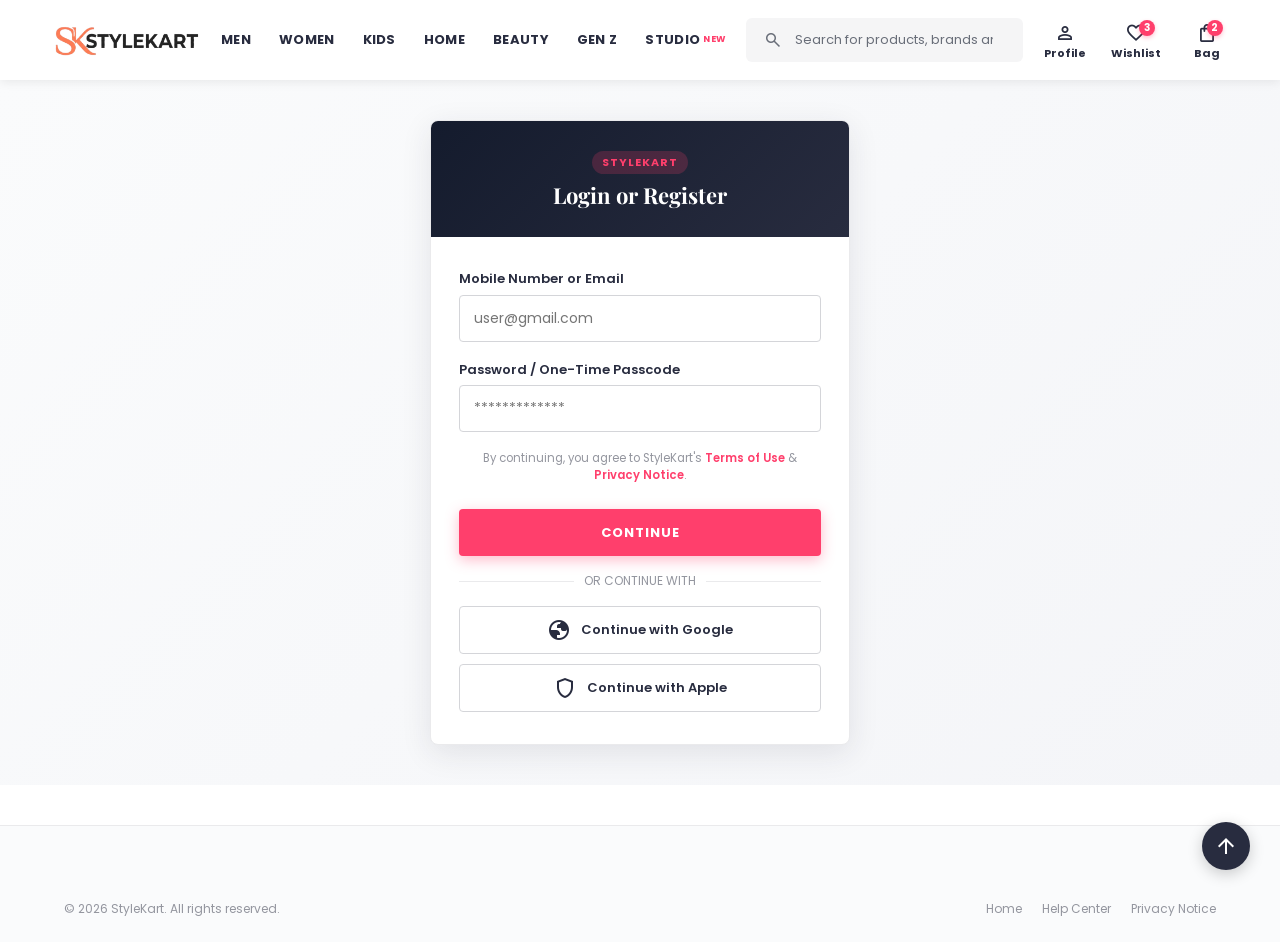
<file: html/login.html>
<!DOCTYPE html>
<html lang="en">

<head>
    <meta charset="UTF-8">
    <meta name="viewport" content="width=device-width, initial-scale=1.0">
    <meta name="description"
        content="Login or Signup to StyleKart to unlock exclusive VIP drops, tracked orders & personalized fashion recommendations.">
    <title>Login / Sign Up | StyleKart</title>

    <link rel="preconnect" href="https://fonts.googleapis.com">
    <link rel="preconnect" href="https://fonts.gstatic.com" crossorigin>
    <link
        href="https://fonts.googleapis.com/css2?family=Playfair+Display:wght@600;700&family=Poppins:wght@300;400;500;600;700&display=swap"
        rel="stylesheet">
    <link rel="stylesheet"
        href="https://fonts.googleapis.com/css2?family=Material+Symbols+Outlined:opsz,wght,FILL,GRAD@20..48,100..700,0..1,-50..200">

    <link rel="stylesheet" href="../css/base.css">
    <link rel="stylesheet" href="../css/navbar.css">
    <link rel="stylesheet" href="../css/home.css">
    <link rel="stylesheet" href="../css/auth.css">
    <link rel="stylesheet" href="../css/footer.css">
    <link rel="stylesheet" href="../css/responsive.css">
</head>

<body id="top">

    <input type="checkbox" id="mobile_nav_toggle" class="nav_toggle_input" aria-label="Toggle navigation menu">
    <label for="mobile_nav_toggle" class="nav_backdrop" aria-hidden="true"></label>

    <header class="navbar">
        <label for="mobile_nav_toggle" class="hamburger_btn" aria-label="Open navigation menu">
            <span class="hamburger_bar"></span><span class="hamburger_bar"></span><span class="hamburger_bar"></span>
        </label>

        <div class="logo_container">
            <a href="../index.html" aria-label="StyleKart Home">
                <img class="brand_logo" src="../assets/images/logo.png" alt="StyleKart Logo">
            </a>
        </div>

        <nav class="nav_bar" aria-label="Primary Navigation">
            <a href="men.html">Men</a>
            <a href="women.html">Women</a>
            <a href="kids.html">Kids</a>
            <a href="home-living.html">Home</a>
            <a href="beauty.html">Beauty</a>
            <a href="genz.html">Gen Z</a>
            <a href="studio.html">Studio <sup>New</sup></a>
        </nav>

        <form class="search_bar" action="men.html" method="get" role="search">
            <span class="material-symbols-outlined search_icon" aria-hidden="true">search</span>
            <input class="search_input" type="search" placeholder="Search for products, brands and more"
                aria-label="Search products">
        </form>

        <div class="action_bar">
            <a href="login.html" class="action_container active" aria-label="Profile and Login">
                <span class="material-symbols-outlined action_icon" aria-hidden="true">person</span>
                <span class="action_name">Profile</span>
            </a>
            <a href="wishlist.html" class="action_container action_wishlist" aria-label="Wishlist">
                <span class="material-symbols-outlined action_icon" aria-hidden="true">favorite</span>
                <span class="action_badge">3</span>
                <span class="action_name">Wishlist</span>
            </a>
            <a href="bag.html" class="action_container action_bag" aria-label="Shopping Bag">
                <span class="material-symbols-outlined action_icon" aria-hidden="true">shopping_bag</span>
                <span class="action_badge">2</span>
                <span class="action_name">Bag</span>
            </a>
        </div>
    </header>

    <main class="auth_page_wrapper">
        <div class="auth_card">

            <div class="auth_banner">
                <span class="auth_banner_tag">StyleKart</span>
                <h1 class="auth_banner_title">Login or Register</h1>
            </div>

            <div class="auth_body">
                <form class="auth_form" action="../index.html" method="get">
                    <div class="auth_input_group">
                        <label for="user_identifier" class="auth_label">Mobile Number or Email</label>
                        <input id="user_identifier" class="auth_input" type="text" placeholder="user@gmail.com"
                            required>
                    </div>

                    <div class="auth_input_group">
                        <label for="user_pass" class="auth_label">Password / One-Time Passcode</label>
                        <input id="user_pass" class="auth_input" type="password" placeholder="*************" required>
                    </div>

                    <p class="auth_terms">
                        By continuing, you agree to StyleKart's <a href="contact.html">Terms of Use</a> &amp; <a
                            href="contact.html">Privacy Notice</a>.
                    </p>

                    <button class="auth_submit_btn" type="submit">CONTINUE</button>
                </form>

                <div class="auth_divider"><span>OR CONTINUE WITH</span></div>

                <div class="social_auth_btns">
                    <a href="../index.html" class="social_auth_btn">
                        <span class="material-symbols-outlined">globe</span> Continue with Google
                    </a>
                    <a href="../index.html" class="social_auth_btn">
                        <span class="material-symbols-outlined">shield</span> Continue with Apple
                    </a>
                </div>
            </div>

        </div>
    </main>

    <footer>
        <div class="footer_bottom">
            <div class="copyright">&copy; 2026 StyleKart. All rights reserved.</div>
            <div class="footer_bottom_links">
                <a href="../index.html">Home</a>
                <a href="contact.html">Help Center</a>
                <a href="contact.html">Privacy Notice</a>
            </div>
        </div>
    </footer>

    <a href="#top" class="back_to_top" aria-label="Back to top">
        <span class="material-symbols-outlined" aria-hidden="true">arrow_upward</span>
    </a>

</body>

</html>
</file>
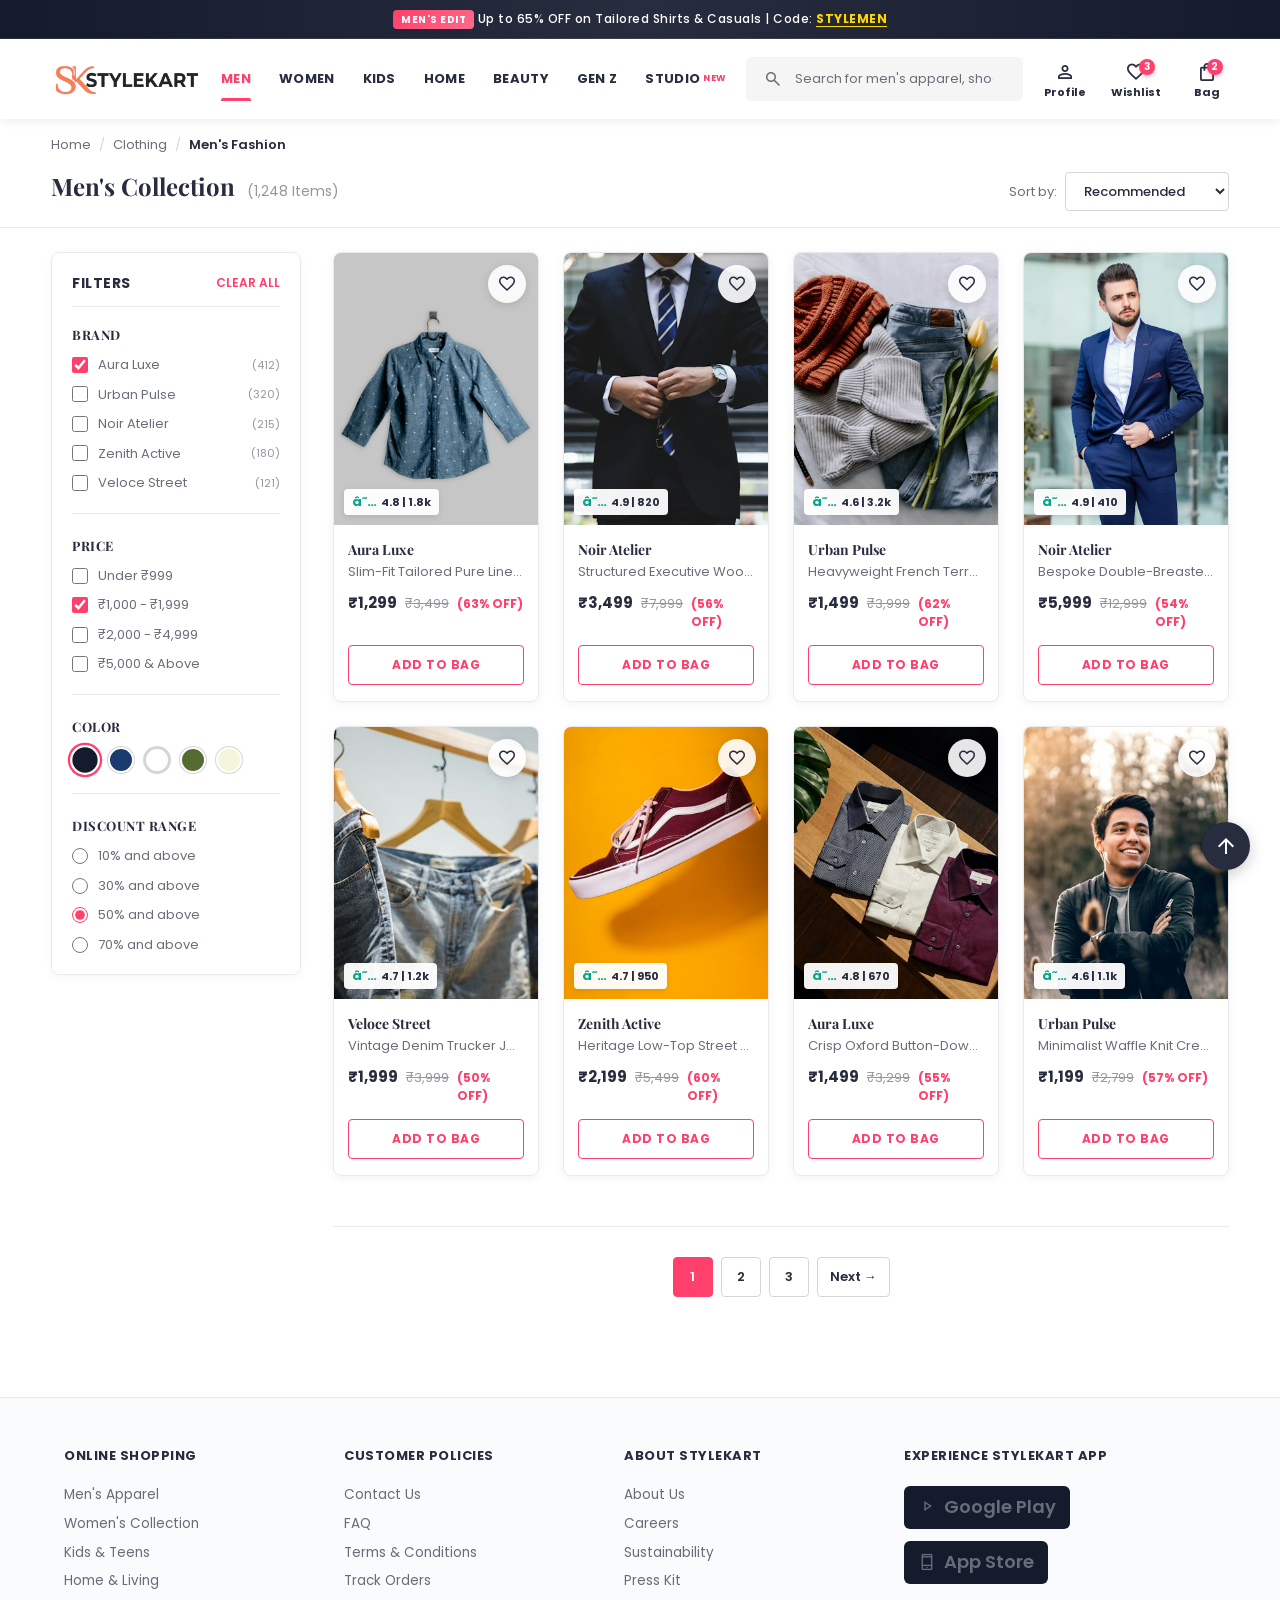
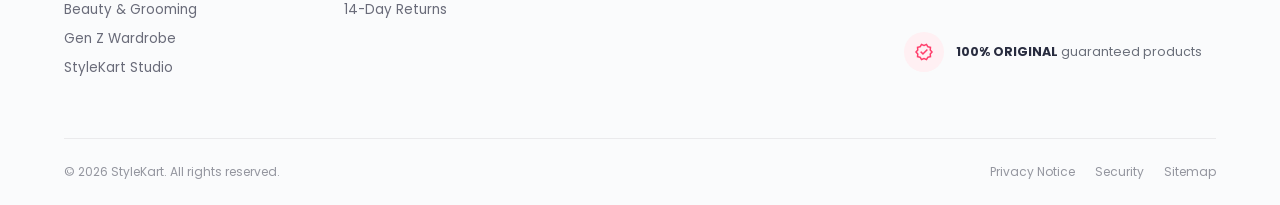
<file: html/men.html>
<!DOCTYPE html>
<html lang="en">

<head>
    <meta charset="UTF-8">
    <meta name="viewport" content="width=device-width, initial-scale=1.0">
    <meta name="description" content="Shop Men's Clothing, Casual Shirts, Suits, Trousers & Footwear on StyleKart.">
    <title>Men's Fashion & Apparel | StyleKart</title>

    <!-- Google Fonts & Material Symbols -->
    <link rel="preconnect" href="https://fonts.googleapis.com">
    <link rel="preconnect" href="https://fonts.gstatic.com" crossorigin>
    <link
        href="https://fonts.googleapis.com/css2?family=Playfair+Display:wght@600;700&family=Poppins:wght@300;400;500;600;700&display=swap"
        rel="stylesheet">
    <link rel="stylesheet"
        href="https://fonts.googleapis.com/css2?family=Material+Symbols+Outlined:opsz,wght,FILL,GRAD@20..48,100..700,0..1,-50..200">

    <!-- CSS Files -->
    <link rel="stylesheet" href="../css/base.css">
    <link rel="stylesheet" href="../css/navbar.css">
    <link rel="stylesheet" href="../css/home.css">
    <link rel="stylesheet" href="../css/listing.css">
    <link rel="stylesheet" href="../css/footer.css">
    <link rel="stylesheet" href="../css/responsive.css">
</head>

<body id="top">

    <!-- Top Announcement Strip -->
    <aside class="promo_strip" aria-label="Offers banner">
        <div class="promo_content">
            <span><span class="promo_badge">Men's Edit</span> Up to 65% OFF on Tailored Shirts & Casuals | Code: <span
                    class="promo_code">STYLEMEN</span></span>
        </div>
    </aside>

    <!-- Mobile Nav Checkbox Toggle -->
    <input type="checkbox" id="mobile_nav_toggle" class="nav_toggle_input" aria-label="Toggle navigation menu">
    <label for="mobile_nav_toggle" class="nav_backdrop" aria-hidden="true"></label>

    <!-- Navbar -->
    <header class="navbar">
        <label for="mobile_nav_toggle" class="hamburger_btn" aria-label="Open navigation menu">
            <span class="hamburger_bar"></span>
            <span class="hamburger_bar"></span>
            <span class="hamburger_bar"></span>
        </label>

        <div class="logo_container">
            <a href="../index.html" aria-label="StyleKart Home">
                <img class="brand_logo" src="../assets/images/logo.png" alt="StyleKart Logo">
            </a>
        </div>

        <nav class="nav_bar" aria-label="Primary Navigation">
            <a href="men.html" class="active">Men</a>
            <a href="women.html">Women</a>
            <a href="kids.html">Kids</a>
            <a href="home-living.html">Home</a>
            <a href="beauty.html">Beauty</a>
            <a href="genz.html">Gen Z</a>
            <a href="studio.html">Studio <sup>New</sup></a>
        </nav>

        <form class="search_bar" action="men.html" method="get" role="search">
            <span class="material-symbols-outlined search_icon" aria-hidden="true">search</span>
            <input class="search_input" type="search" placeholder="Search for men's apparel, shoes, jackets..."
                aria-label="Search men's products">
        </form>

        <div class="action_bar">
            <a href="login.html" class="action_container" aria-label="Profile and Login">
                <span class="material-symbols-outlined action_icon" aria-hidden="true">person</span>
                <span class="action_name">Profile</span>
            </a>
            <a href="wishlist.html" class="action_container action_wishlist" aria-label="Wishlist">
                <span class="material-symbols-outlined action_icon" aria-hidden="true">favorite</span>
                <span class="action_badge">3</span>
                <span class="action_name">Wishlist</span>
            </a>
            <a href="bag.html" class="action_container action_bag" aria-label="Shopping Bag">
                <span class="material-symbols-outlined action_icon" aria-hidden="true">shopping_bag</span>
                <span class="action_badge">2</span>
                <span class="action_name">Bag</span>
            </a>
        </div>
    </header>

    <!-- Breadcrumb -->
    <nav class="breadcrumb_bar" aria-label="Breadcrumb">
        <a href="../index.html">Home</a>
        <span class="breadcrumb_separator">/</span>
        <a href="men.html">Clothing</a>
        <span class="breadcrumb_separator">/</span>
        <span class="breadcrumb_current">Men's Fashion</span>
    </nav>

    <!-- Listing Header & Filter Bar -->
    <div class="listing_header">
        <div class="category_title_wrap">
            <h1 class="category_main_title">Men's Collection</h1>
            <span class="item_count_badge">(1,248 Items)</span>
        </div>

        <div class="toolbar_actions">
            <!-- Mobile Filter Trigger -->
            <label for="filter_toggle" class="filter_toggle_btn">
                <span class="material-symbols-outlined" aria-hidden="true">tune</span> Filter
            </label>

            <!-- Sort By -->
            <div class="sort_wrapper">
                <label for="sort_select">Sort by:</label>
                <select id="sort_select" class="sort_select">
                    <option value="recommended">Recommended</option>
                    <option value="newest">What's New</option>
                    <option value="popular">Popularity</option>
                    <option value="price_low">Price: Low to High</option>
                    <option value="price_high">Price: High to Low</option>
                    <option value="discount">Better Discount</option>
                </select>
            </div>
        </div>
    </div>

    <!-- Mobile Filter Checkbox Hack -->
    <input type="checkbox" id="filter_toggle" class="filter_toggle_input" aria-label="Toggle Filters">
    <label for="filter_toggle" class="filter_backdrop" aria-hidden="true"></label>

    <!-- Main Listing Layout -->
    <div class="listing_layout">

        <!-- Filter Sidebar -->
        <aside class="filter_sidebar" aria-label="Filters">
            <div class="filter_header_row">
                <span class="filter_title">Filters</span>
                <a href="men.html" class="clear_filter_btn">CLEAR ALL</a>
            </div>

            <!-- Brand Filter -->
            <div class="filter_group">
                <h3 class="filter_group_title">Brand</h3>
                <div class="filter_list">
                    <label class="filter_label">
                        <input type="checkbox" class="filter_checkbox" checked> Aura Luxe
                        <span class="filter_count">(412)</span>
                    </label>
                    <label class="filter_label">
                        <input type="checkbox" class="filter_checkbox"> Urban Pulse
                        <span class="filter_count">(320)</span>
                    </label>
                    <label class="filter_label">
                        <input type="checkbox" class="filter_checkbox"> Noir Atelier
                        <span class="filter_count">(215)</span>
                    </label>
                    <label class="filter_label">
                        <input type="checkbox" class="filter_checkbox"> Zenith Active
                        <span class="filter_count">(180)</span>
                    </label>
                    <label class="filter_label">
                        <input type="checkbox" class="filter_checkbox"> Veloce Street
                        <span class="filter_count">(121)</span>
                    </label>
                </div>
            </div>

            <!-- Price Filter -->
            <div class="filter_group">
                <h3 class="filter_group_title">Price</h3>
                <div class="filter_list">
                    <label class="filter_label">
                        <input type="checkbox" class="filter_checkbox"> Under &#8377;999
                    </label>
                    <label class="filter_label">
                        <input type="checkbox" class="filter_checkbox" checked> &#8377;1,000 - &#8377;1,999
                    </label>
                    <label class="filter_label">
                        <input type="checkbox" class="filter_checkbox"> &#8377;2,000 - &#8377;4,999
                    </label>
                    <label class="filter_label">
                        <input type="checkbox" class="filter_checkbox"> &#8377;5,000 & Above
                    </label>
                </div>
            </div>

            <!-- Color Filter -->
            <div class="filter_group">
                <h3 class="filter_group_title">Color</h3>
                <div class="color_swatches">
                    <label class="color_swatch_label" title="Black">
                        <input type="checkbox" class="color_swatch_input" checked>
                        <span class="color_circle color_black"></span>
                    </label>
                    <label class="color_swatch_label" title="Navy">
                        <input type="checkbox" class="color_swatch_input">
                        <span class="color_circle color_navy"></span>
                    </label>
                    <label class="color_swatch_label" title="White">
                        <input type="checkbox" class="color_swatch_input">
                        <span class="color_circle color_white"></span>
                    </label>
                    <label class="color_swatch_label" title="Olive">
                        <input type="checkbox" class="color_swatch_input">
                        <span class="color_circle color_olive"></span>
                    </label>
                    <label class="color_swatch_label" title="Beige">
                        <input type="checkbox" class="color_swatch_input">
                        <span class="color_circle color_beige"></span>
                    </label>
                </div>
            </div>

            <!-- Discount Filter -->
            <div class="filter_group">
                <h3 class="filter_group_title">Discount Range</h3>
                <div class="filter_list">
                    <label class="filter_label">
                        <input type="radio" name="discount" class="filter_checkbox"> 10% and above
                    </label>
                    <label class="filter_label">
                        <input type="radio" name="discount" class="filter_checkbox"> 30% and above
                    </label>
                    <label class="filter_label">
                        <input type="radio" name="discount" class="filter_checkbox" checked> 50% and above
                    </label>
                    <label class="filter_label">
                        <input type="radio" name="discount" class="filter_checkbox"> 70% and above
                    </label>
                </div>
            </div>

        </aside>

        <!-- Product Grid Content -->
        <main class="listing_content">
            <div class="listing_grid">

                <!-- Product 1 -->
                <article class="product_card">
                    <div class="product_image_wrap">
                        <img class="product_image" src="../assets/images/products/deal_1.jpg"
                            alt="Slim-Fit Tailored Italian Linen Shirt">
                        <a href="wishlist.html" class="product_wishlist_btn" aria-label="Add to Wishlist">
                            <span class="material-symbols-outlined" aria-hidden="true">favorite</span>
                        </a>
                        <div class="product_rating_badge"><span class="rating_star">â˜…</span> 4.8 | 1.8k</div>
                    </div>
                    <div class="product_info">
                        <h3 class="product_brand">Aura Luxe</h3>
                        <p class="product_title"><a href="product.html">Slim-Fit Tailored Pure Linen Shirt</a></p>
                        <div class="product_pricing">
                            <span class="current_price">&#8377;1,299</span>
                            <span class="original_price">&#8377;3,499</span>
                            <span class="discount_percentage">(63% OFF)</span>
                        </div>
                        <a href="bag.html" class="add_to_bag_btn">Add to Bag</a>
                    </div>
                </article>

                <!-- Product 2 -->
                <article class="product_card">
                    <div class="product_image_wrap">
                        <img class="product_image" src="../assets/images/products/men_1.jpg"
                            alt="Structured Classic Executive Blazer" loading="lazy">
                        <a href="wishlist.html" class="product_wishlist_btn" aria-label="Add to Wishlist">
                            <span class="material-symbols-outlined" aria-hidden="true">favorite</span>
                        </a>
                        <div class="product_rating_badge"><span class="rating_star">â˜…</span> 4.9 | 820</div>
                    </div>
                    <div class="product_info">
                        <h3 class="product_brand">Noir Atelier</h3>
                        <p class="product_title"><a href="product.html">Structured Executive Wool Blazer</a></p>
                        <div class="product_pricing">
                            <span class="current_price">&#8377;3,499</span>
                            <span class="original_price">&#8377;7,999</span>
                            <span class="discount_percentage">(56% OFF)</span>
                        </div>
                        <a href="bag.html" class="add_to_bag_btn">Add to Bag</a>
                    </div>
                </article>

                <!-- Product 3 -->
                <article class="product_card">
                    <div class="product_image_wrap">
                        <img class="product_image" src="../assets/images/products/deal_6.jpg"
                            alt="Heavyweight French Terry Cotton Hoodie" loading="lazy">
                        <a href="wishlist.html" class="product_wishlist_btn" aria-label="Add to Wishlist">
                            <span class="material-symbols-outlined" aria-hidden="true">favorite</span>
                        </a>
                        <div class="product_rating_badge"><span class="rating_star">â˜…</span> 4.6 | 3.2k</div>
                    </div>
                    <div class="product_info">
                        <h3 class="product_brand">Urban Pulse</h3>
                        <p class="product_title"><a href="product.html">Heavyweight French Terry Hoodie</a></p>
                        <div class="product_pricing">
                            <span class="current_price">&#8377;1,499</span>
                            <span class="original_price">&#8377;3,999</span>
                            <span class="discount_percentage">(62% OFF)</span>
                        </div>
                        <a href="bag.html" class="add_to_bag_btn">Add to Bag</a>
                    </div>
                </article>

                <!-- Product 4 -->
                <article class="product_card">
                    <div class="product_image_wrap">
                        <img class="product_image" src="../assets/images/products/men_2.jpg"
                            alt="Bespoke Italian Double-Breasted Suit" loading="lazy">
                        <a href="wishlist.html" class="product_wishlist_btn" aria-label="Add to Wishlist">
                            <span class="material-symbols-outlined" aria-hidden="true">favorite</span>
                        </a>
                        <div class="product_rating_badge"><span class="rating_star">â˜…</span> 4.9 | 410</div>
                    </div>
                    <div class="product_info">
                        <h3 class="product_brand">Noir Atelier</h3>
                        <p class="product_title"><a href="product.html">Bespoke Double-Breasted Suit</a></p>
                        <div class="product_pricing">
                            <span class="current_price">&#8377;5,999</span>
                            <span class="original_price">&#8377;12,999</span>
                            <span class="discount_percentage">(54% OFF)</span>
                        </div>
                        <a href="bag.html" class="add_to_bag_btn">Add to Bag</a>
                    </div>
                </article>

                <!-- Product 5 -->
                <article class="product_card">
                    <div class="product_image_wrap">
                        <img class="product_image" src="../assets/images/products/arrival_2.jpg"
                            alt="Vintage Washed Denim Trucker Jacket" loading="lazy">
                        <a href="wishlist.html" class="product_wishlist_btn" aria-label="Add to Wishlist">
                            <span class="material-symbols-outlined" aria-hidden="true">favorite</span>
                        </a>
                        <div class="product_rating_badge"><span class="rating_star">â˜…</span> 4.7 | 1.2k</div>
                    </div>
                    <div class="product_info">
                        <h3 class="product_brand">Veloce Street</h3>
                        <p class="product_title"><a href="product.html">Vintage Denim Trucker Jacket</a></p>
                        <div class="product_pricing">
                            <span class="current_price">&#8377;1,999</span>
                            <span class="original_price">&#8377;3,999</span>
                            <span class="discount_percentage">(50% OFF)</span>
                        </div>
                        <a href="bag.html" class="add_to_bag_btn">Add to Bag</a>
                    </div>
                </article>

                <!-- Product 6 -->
                <article class="product_card">
                    <div class="product_image_wrap">
                        <img class="product_image" src="../assets/images/products/deal_3.jpg"
                            alt="Heritage Low-Top Street Sneakers" loading="lazy">
                        <a href="wishlist.html" class="product_wishlist_btn" aria-label="Add to Wishlist">
                            <span class="material-symbols-outlined" aria-hidden="true">favorite</span>
                        </a>
                        <div class="product_rating_badge"><span class="rating_star">â˜…</span> 4.7 | 950</div>
                    </div>
                    <div class="product_info">
                        <h3 class="product_brand">Zenith Active</h3>
                        <p class="product_title"><a href="product.html">Heritage Low-Top Street Sneakers</a></p>
                        <div class="product_pricing">
                            <span class="current_price">&#8377;2,199</span>
                            <span class="original_price">&#8377;5,499</span>
                            <span class="discount_percentage">(60% OFF)</span>
                        </div>
                        <a href="bag.html" class="add_to_bag_btn">Add to Bag</a>
                    </div>
                </article>

                <!-- Product 7 -->
                <article class="product_card">
                    <div class="product_image_wrap">
                        <img class="product_image" src="../assets/images/products/men_3.jpg"
                            alt="Crisp Oxford Button-Down Shirt" loading="lazy">
                        <a href="wishlist.html" class="product_wishlist_btn" aria-label="Add to Wishlist">
                            <span class="material-symbols-outlined" aria-hidden="true">favorite</span>
                        </a>
                        <div class="product_rating_badge"><span class="rating_star">â˜…</span> 4.8 | 670</div>
                    </div>
                    <div class="product_info">
                        <h3 class="product_brand">Aura Luxe</h3>
                        <p class="product_title"><a href="product.html">Crisp Oxford Button-Down Shirt</a></p>
                        <div class="product_pricing">
                            <span class="current_price">&#8377;1,499</span>
                            <span class="original_price">&#8377;3,299</span>
                            <span class="discount_percentage">(55% OFF)</span>
                        </div>
                        <a href="bag.html" class="add_to_bag_btn">Add to Bag</a>
                    </div>
                </article>

                <!-- Product 8 -->
                <article class="product_card">
                    <div class="product_image_wrap">
                        <img class="product_image" src="../assets/images/products/men_4.jpg"
                            alt="Smart Casual Minimalist Crewneck" loading="lazy">
                        <a href="wishlist.html" class="product_wishlist_btn" aria-label="Add to Wishlist">
                            <span class="material-symbols-outlined" aria-hidden="true">favorite</span>
                        </a>
                        <div class="product_rating_badge"><span class="rating_star">â˜…</span> 4.6 | 1.1k</div>
                    </div>
                    <div class="product_info">
                        <h3 class="product_brand">Urban Pulse</h3>
                        <p class="product_title"><a href="product.html">Minimalist Waffle Knit Crewneck</a></p>
                        <div class="product_pricing">
                            <span class="current_price">&#8377;1,199</span>
                            <span class="original_price">&#8377;2,799</span>
                            <span class="discount_percentage">(57% OFF)</span>
                        </div>
                        <a href="bag.html" class="add_to_bag_btn">Add to Bag</a>
                    </div>
                </article>

            </div>

            <!-- Pagination -->
            <div class="pagination_wrap">
                <a href="#" class="page_btn active">1</a>
                <a href="#" class="page_btn">2</a>
                <a href="#" class="page_btn">3</a>
                <a href="#" class="page_btn">Next &rarr;</a>
            </div>
        </main>

    </div>

    <!-- Footer -->
    <footer>
        <div class="footer_container">
            <div class="footer_column">
                <h3>ONLINE SHOPPING</h3>
                <a href="men.html">Men's Apparel</a>
                <a href="women.html">Women's Collection</a>
                <a href="kids.html">Kids &amp; Teens</a>
                <a href="home-living.html">Home &amp; Living</a>
                <a href="beauty.html">Beauty &amp; Grooming</a>
                <a href="genz.html">Gen Z Wardrobe</a>
                <a href="studio.html">StyleKart Studio</a>
            </div>

            <div class="footer_column">
                <h3>CUSTOMER POLICIES</h3>
                <a href="contact.html">Contact Us</a>
                <a href="contact.html">FAQ</a>
                <a href="contact.html">Terms &amp; Conditions</a>
                <a href="bag.html">Track Orders</a>
                <a href="contact.html">14-Day Returns</a>
            </div>

            <div class="footer_column">
                <h3>ABOUT STYLEKART</h3>
                <a href="contact.html">About Us</a>
                <a href="contact.html">Careers</a>
                <a href="contact.html">Sustainability</a>
                <a href="contact.html">Press Kit</a>
            </div>

            <div class="footer_column footer_extras_column">
                <div class="app_download_section">
                    <h3>EXPERIENCE STYLEKART APP</h3>
                    <div class="app_buttons">
                        <a href="#" class="app_btn">
                            <span class="material-symbols-outlined">play_arrow</span>
                            <span>Google Play</span>
                        </a>
                        <a href="#" class="app_btn">
                            <span class="material-symbols-outlined">phone_iphone</span>
                            <span>App Store</span>
                        </a>
                    </div>
                </div>

                <div class="footer_promises">
                    <div class="promise_item">
                        <div class="promise_icon"><span class="material-symbols-outlined">verified</span></div>
                        <div class="promise_text"><strong>100% ORIGINAL</strong> guaranteed products</div>
                    </div>
                </div>
            </div>
        </div>

        <hr class="footer_divider">

        <div class="footer_bottom">
            <div class="copyright">&copy; 2026 StyleKart. All rights reserved.</div>
            <div class="footer_bottom_links">
                <a href="contact.html">Privacy Notice</a>
                <a href="contact.html">Security</a>
                <a href="contact.html">Sitemap</a>
            </div>
        </div>
    </footer>

    <!-- Back to top -->
    <a href="#top" class="back_to_top" aria-label="Back to top">
        <span class="material-symbols-outlined" aria-hidden="true">arrow_upward</span>
    </a>

</body>

</html>
</file>
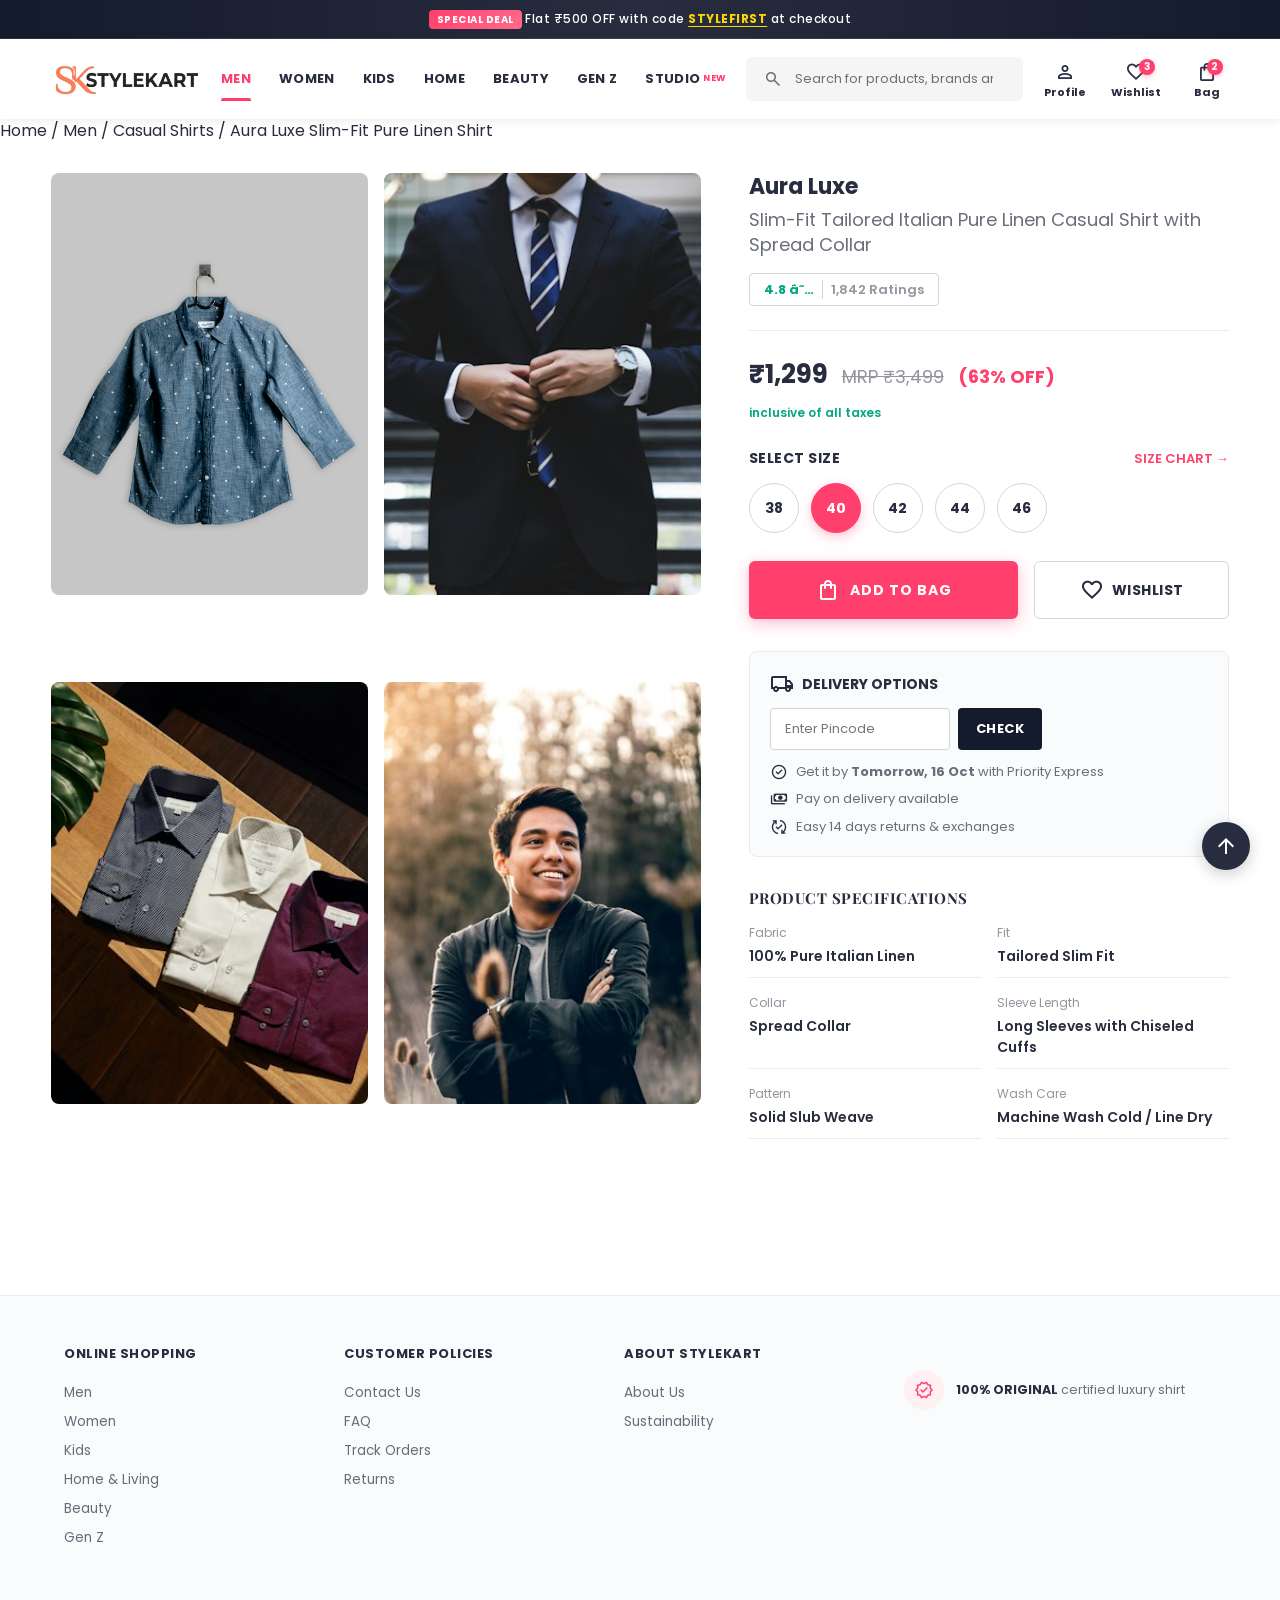
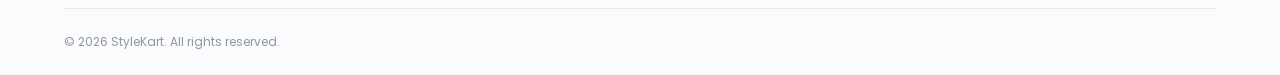
<file: html/product.html>
<!DOCTYPE html>
<html lang="en">

<head>
    <meta charset="UTF-8">
    <meta name="viewport" content="width=device-width, initial-scale=1.0">
    <meta name="description"
        content="Aura Luxe Slim-Fit Tailored Italian Pure Linen Shirt - Buy online with express shipping and 14-day hassle-free returns on StyleKart.">
    <title>Aura Luxe Slim-Fit Pure Linen Shirt | StyleKart</title>

    <link rel="preconnect" href="https://fonts.googleapis.com">
    <link rel="preconnect" href="https://fonts.gstatic.com" crossorigin>
    <link
        href="https://fonts.googleapis.com/css2?family=Playfair+Display:ital,wght@0,600;0,700;1,400&family=Poppins:wght@300;400;500;600;700&display=swap"
        rel="stylesheet">
    <link rel="stylesheet"
        href="https://fonts.googleapis.com/css2?family=Material+Symbols+Outlined:opsz,wght,FILL,GRAD@20..48,100..700,0..1,-50..200">

    <link rel="stylesheet" href="../css/base.css">
    <link rel="stylesheet" href="../css/navbar.css">
    <link rel="stylesheet" href="../css/home.css">
    <link rel="stylesheet" href="../css/product.css">
    <link rel="stylesheet" href="../css/footer.css">
    <link rel="stylesheet" href="../css/responsive.css">
</head>

<body id="top">

    <aside class="promo_strip" aria-label="Offers banner">
        <div class="promo_content">
            <span><span class="promo_badge">Special Deal</span> Flat &#8377;500 OFF with code <span
                    class="promo_code">STYLEFIRST</span> at checkout</span>
        </div>
    </aside>

    <input type="checkbox" id="mobile_nav_toggle" class="nav_toggle_input" aria-label="Toggle navigation menu">
    <label for="mobile_nav_toggle" class="nav_backdrop" aria-hidden="true"></label>

    <header class="navbar">
        <label for="mobile_nav_toggle" class="hamburger_btn" aria-label="Open navigation menu">
            <span class="hamburger_bar"></span><span class="hamburger_bar"></span><span class="hamburger_bar"></span>
        </label>

        <div class="logo_container">
            <a href="../index.html" aria-label="StyleKart Home">
                <img class="brand_logo" src="../assets/images/logo.png" alt="StyleKart Logo">
            </a>
        </div>

        <nav class="nav_bar" aria-label="Primary Navigation">
            <a href="men.html" class="active">Men</a>
            <a href="women.html">Women</a>
            <a href="kids.html">Kids</a>
            <a href="home-living.html">Home</a>
            <a href="beauty.html">Beauty</a>
            <a href="genz.html">Gen Z</a>
            <a href="studio.html">Studio <sup>New</sup></a>
        </nav>

        <form class="search_bar" action="men.html" method="get" role="search">
            <span class="material-symbols-outlined search_icon" aria-hidden="true">search</span>
            <input class="search_input" type="search" placeholder="Search for products, brands and more"
                aria-label="Search products">
        </form>

        <div class="action_bar">
            <a href="login.html" class="action_container" aria-label="Profile and Login">
                <span class="material-symbols-outlined action_icon" aria-hidden="true">person</span>
                <span class="action_name">Profile</span>
            </a>
            <a href="wishlist.html" class="action_container action_wishlist" aria-label="Wishlist">
                <span class="material-symbols-outlined action_icon" aria-hidden="true">favorite</span>
                <span class="action_badge">3</span>
                <span class="action_name">Wishlist</span>
            </a>
            <a href="bag.html" class="action_container action_bag" aria-label="Shopping Bag">
                <span class="material-symbols-outlined action_icon" aria-hidden="true">shopping_bag</span>
                <span class="action_badge">2</span>
                <span class="action_name">Bag</span>
            </a>
        </div>
    </header>

    <nav class="breadcrumb_bar" aria-label="Breadcrumb">
        <a href="../index.html">Home</a>
        <span class="breadcrumb_separator">/</span>
        <a href="men.html">Men</a>
        <span class="breadcrumb_separator">/</span>
        <a href="men.html">Casual Shirts</a>
        <span class="breadcrumb_separator">/</span>
        <span class="breadcrumb_current">Aura Luxe Slim-Fit Pure Linen Shirt</span>
    </nav>

    <!-- Product Detail Layout -->
    <main class="product_page_layout">

        <!-- Left Column: Gallery -->
        <section class="product_gallery" aria-label="Product Imagery">
            <div class="gallery_item">
                <img class="gallery_image" src="../assets/images/products/deal_1.jpg"
                    alt="Aura Luxe Slim-Fit Linen Shirt Front View">
            </div>
            <div class="gallery_item">
                <img class="gallery_image" src="../assets/images/products/men_1.jpg" alt="Aura Luxe Shirt Tailored Fit"
                    loading="lazy">
            </div>
            <div class="gallery_item">
                <img class="gallery_image" src="../assets/images/products/men_3.jpg"
                    alt="Aura Luxe Shirt Collar and Weave Detail" loading="lazy">
            </div>
            <div class="gallery_item">
                <img class="gallery_image" src="../assets/images/products/men_4.jpg"
                    alt="Aura Luxe Shirt Lifestyle View" loading="lazy">
            </div>
        </section>

        <!-- Right Column: Product Buy Box -->
        <section class="product_details_box" aria-label="Product Specifications and Purchasing">

            <h1 class="pdp_brand">Aura Luxe</h1>
            <p class="pdp_title">Slim-Fit Tailored Italian Pure Linen Casual Shirt with Spread Collar</p>

            <div class="pdp_rating_box">
                <span class="star">4.8 â˜…</span>
                <span class="count">1,842 Ratings</span>
            </div>

            <hr class="pdp_divider">

            <!-- Pricing -->
            <div class="pdp_pricing_section">
                <div class="pdp_price_row">
                    <span class="pdp_current_price">&#8377;1,299</span>
                    <span class="pdp_original_price">MRP &#8377;3,499</span>
                    <span class="pdp_discount_badge">(63% OFF)</span>
                </div>
                <span class="tax_notice">inclusive of all taxes</span>
            </div>

            <!-- Size Selector -->
            <div class="pdp_size_section">
                <div class="size_header_row">
                    <span class="size_title">Select Size</span>
                    <a href="#size-chart" class="size_chart_link">SIZE CHART &rarr;</a>
                </div>

                <div class="size_options_grid">
                    <label class="size_radio_label">
                        <input type="radio" name="size" class="size_radio_input" value="38">
                        <span class="size_btn">38</span>
                    </label>
                    <label class="size_radio_label">
                        <input type="radio" name="size" class="size_radio_input" value="40" checked>
                        <span class="size_btn">40</span>
                    </label>
                    <label class="size_radio_label">
                        <input type="radio" name="size" class="size_radio_input" value="42">
                        <span class="size_btn">42</span>
                    </label>
                    <label class="size_radio_label">
                        <input type="radio" name="size" class="size_radio_input" value="44">
                        <span class="size_btn">44</span>
                    </label>
                    <label class="size_radio_label">
                        <input type="radio" name="size" class="size_radio_input" value="46">
                        <span class="size_btn">46</span>
                    </label>
                </div>
            </div>

            <!-- CTA Actions -->
            <div class="pdp_cta_row">
                <a href="bag.html" class="pdp_add_bag_btn">
                    <span class="material-symbols-outlined" aria-hidden="true">shopping_bag</span> Add To Bag
                </a>
                <a href="wishlist.html" class="pdp_wishlist_btn">
                    <span class="material-symbols-outlined" aria-hidden="true">favorite</span> Wishlist
                </a>
            </div>

            <!-- Delivery & Pincode Checker -->
            <div class="delivery_check_section">
                <span class="delivery_title">
                    <span class="material-symbols-outlined" aria-hidden="true">local_shipping</span> Delivery Options
                </span>
                <form class="pincode_form" action="#" method="get">
                    <input class="pincode_input" type="text" placeholder="Enter Pincode" maxlength="6"
                        aria-label="Enter postal pincode">
                    <button class="pincode_btn" type="submit">Check</button>
                </form>
                <div class="delivery_info_list">
                    <div class="delivery_info_item">
                        <span class="material-symbols-outlined" aria-hidden="true">check_circle</span>
                        <span>Get it by <strong>Tomorrow, 16 Oct</strong> with Priority Express</span>
                    </div>
                    <div class="delivery_info_item">
                        <span class="material-symbols-outlined" aria-hidden="true">payments</span>
                        <span>Pay on delivery available</span>
                    </div>
                    <div class="delivery_info_item">
                        <span class="material-symbols-outlined" aria-hidden="true">published_with_changes</span>
                        <span>Easy 14 days returns &amp; exchanges</span>
                    </div>
                </div>
            </div>

            <!-- Specifications -->
            <div class="specs_section">
                <h2 class="specs_title">Product Specifications</h2>
                <div class="specs_grid">
                    <div class="spec_box">
                        <div class="spec_label">Fabric</div>
                        <div class="spec_val">100% Pure Italian Linen</div>
                    </div>
                    <div class="spec_box">
                        <div class="spec_label">Fit</div>
                        <div class="spec_val">Tailored Slim Fit</div>
                    </div>
                    <div class="spec_box">
                        <div class="spec_label">Collar</div>
                        <div class="spec_val">Spread Collar</div>
                    </div>
                    <div class="spec_box">
                        <div class="spec_label">Sleeve Length</div>
                        <div class="spec_val">Long Sleeves with Chiseled Cuffs</div>
                    </div>
                    <div class="spec_box">
                        <div class="spec_label">Pattern</div>
                        <div class="spec_val">Solid Slub Weave</div>
                    </div>
                    <div class="spec_box">
                        <div class="spec_label">Wash Care</div>
                        <div class="spec_val">Machine Wash Cold / Line Dry</div>
                    </div>
                </div>
            </div>

        </section>

    </main>

    <!-- Footer -->
    <footer>
        <div class="footer_container">
            <div class="footer_column">
                <h3>ONLINE SHOPPING</h3>
                <a href="men.html">Men</a>
                <a href="women.html">Women</a>
                <a href="kids.html">Kids</a>
                <a href="home-living.html">Home &amp; Living</a>
                <a href="beauty.html">Beauty</a>
                <a href="genz.html">Gen Z</a>
            </div>
            <div class="footer_column">
                <h3>CUSTOMER POLICIES</h3>
                <a href="contact.html">Contact Us</a>
                <a href="contact.html">FAQ</a>
                <a href="bag.html">Track Orders</a>
                <a href="contact.html">Returns</a>
            </div>
            <div class="footer_column">
                <h3>ABOUT STYLEKART</h3>
                <a href="contact.html">About Us</a>
                <a href="contact.html">Sustainability</a>
            </div>
            <div class="footer_column footer_extras_column">
                <div class="footer_promises">
                    <div class="promise_item">
                        <div class="promise_icon"><span class="material-symbols-outlined">verified</span></div>
                        <div class="promise_text"><strong>100% ORIGINAL</strong> certified luxury shirt</div>
                    </div>
                </div>
            </div>
        </div>
        <hr class="footer_divider">
        <div class="footer_bottom">
            <div class="copyright">&copy; 2026 StyleKart. All rights reserved.</div>
        </div>
    </footer>

    <a href="#top" class="back_to_top" aria-label="Back to top">
        <span class="material-symbols-outlined" aria-hidden="true">arrow_upward</span>
    </a>

</body>

</html>
</file>
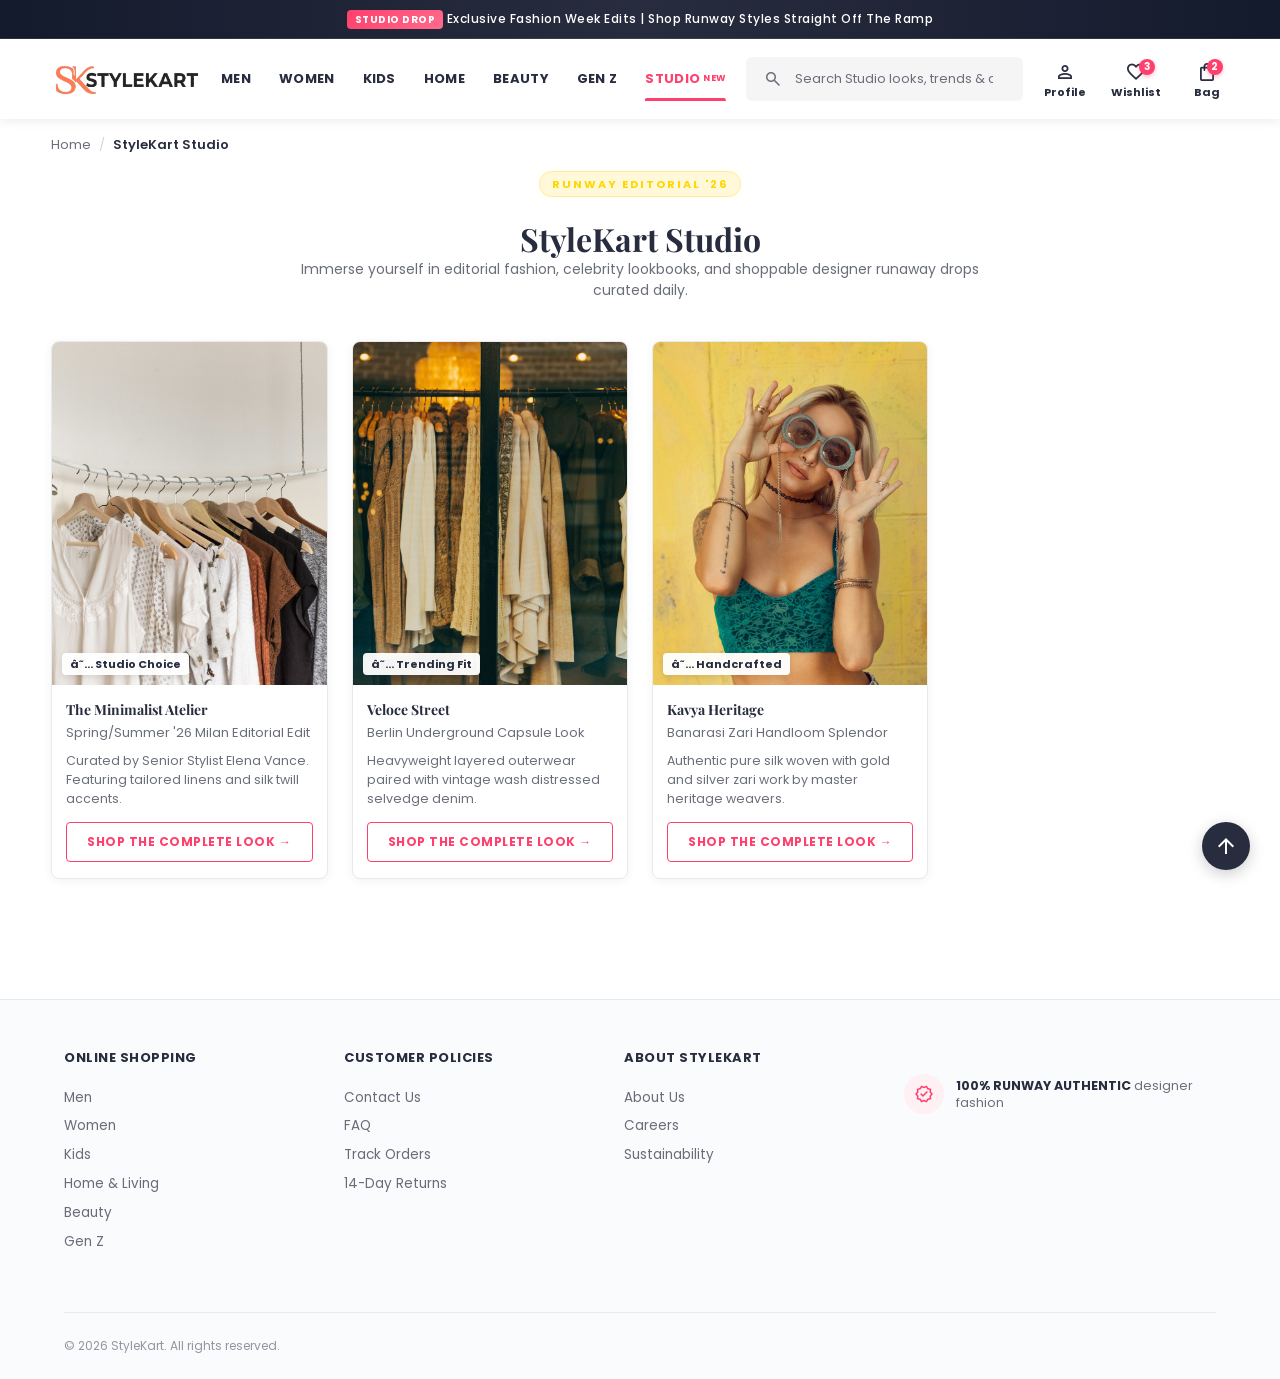
<file: html/studio.html>
<!DOCTYPE html>
<html lang="en">

<head>
    <meta charset="UTF-8">
    <meta name="viewport" content="width=device-width, initial-scale=1.0">
    <meta name="description" content="StyleKart Studio - Discover Shoppable Runway Looks, Fashion Editorial Stories & Creator Styles.">
    <title>StyleKart Studio | Runway Stories &amp; Shoppable Looks</title>

    <link rel="preconnect" href="https://fonts.googleapis.com">
    <link rel="preconnect" href="https://fonts.gstatic.com" crossorigin>
    <link href="https://fonts.googleapis.com/css2?family=Playfair+Display:ital,wght@0,600;0,700;1,400&family=Poppins:wght@300;400;500;600;700&display=swap" rel="stylesheet">
    <link rel="stylesheet" href="https://fonts.googleapis.com/css2?family=Material+Symbols+Outlined:opsz,wght,FILL,GRAD@20..48,100..700,0..1,-50..200">

    <link rel="stylesheet" href="../css/base.css">
    <link rel="stylesheet" href="../css/navbar.css">
    <link rel="stylesheet" href="../css/home.css">
    <link rel="stylesheet" href="../css/listing.css">
    <link rel="stylesheet" href="../css/footer.css">
    <link rel="stylesheet" href="../css/responsive.css">
</head>

<body id="top">

    <aside class="promo_strip" aria-label="Offers banner">
        <div class="promo_content">
            <span><span class="promo_badge">Studio Drop</span> Exclusive Fashion Week Edits | Shop Runway Styles Straight Off The Ramp</span>
        </div>
    </aside>

    <input type="checkbox" id="mobile_nav_toggle" class="nav_toggle_input" aria-label="Toggle navigation menu">
    <label for="mobile_nav_toggle" class="nav_backdrop" aria-hidden="true"></label>

    <header class="navbar">
        <label for="mobile_nav_toggle" class="hamburger_btn" aria-label="Open navigation menu">
            <span class="hamburger_bar"></span><span class="hamburger_bar"></span><span class="hamburger_bar"></span>
        </label>

        <div class="logo_container">
            <a href="../index.html" aria-label="StyleKart Home">
                <img class="brand_logo" src="../assets/images/logo.png" alt="StyleKart Logo">
            </a>
        </div>

        <nav class="nav_bar" aria-label="Primary Navigation">
            <a href="men.html">Men</a>
            <a href="women.html">Women</a>
            <a href="kids.html">Kids</a>
            <a href="home-living.html">Home</a>
            <a href="beauty.html">Beauty</a>
            <a href="genz.html">Gen Z</a>
            <a href="studio.html" class="active">Studio <sup>New</sup></a>
        </nav>

        <form class="search_bar" action="studio.html" method="get" role="search">
            <span class="material-symbols-outlined search_icon" aria-hidden="true">search</span>
            <input class="search_input" type="search" placeholder="Search Studio looks, trends &amp; creators..." aria-label="Search studio styles">
        </form>

        <div class="action_bar">
            <a href="login.html" class="action_container" aria-label="Profile and Login">
                <span class="material-symbols-outlined action_icon" aria-hidden="true">person</span>
                <span class="action_name">Profile</span>
            </a>
            <a href="wishlist.html" class="action_container action_wishlist" aria-label="Wishlist">
                <span class="material-symbols-outlined action_icon" aria-hidden="true">favorite</span>
                <span class="action_badge">3</span>
                <span class="action_name">Wishlist</span>
            </a>
            <a href="bag.html" class="action_container action_bag" aria-label="Shopping Bag">
                <span class="material-symbols-outlined action_icon" aria-hidden="true">shopping_bag</span>
                <span class="action_badge">2</span>
                <span class="action_name">Bag</span>
            </a>
        </div>
    </header>

    <nav class="breadcrumb_bar" aria-label="Breadcrumb">
        <a href="../index.html">Home</a>
        <span class="breadcrumb_separator">/</span>
        <span class="breadcrumb_current">StyleKart Studio</span>
    </nav>

    <!-- Studio Hero Editorial -->
    <div class="features_header">
        <span class="newsletter_badge">Runway Editorial '26</span>
        <h1 class="category_main_title studio_title">StyleKart Studio</h1>
        <p class="features_header_text">Immerse yourself in editorial fashion, celebrity lookbooks, and shoppable designer runaway drops curated daily.</p>
    </div>

    <!-- Studio Shoppable Feed Layout -->
    <div class="container studio_container">
        <div class="listing_grid studio_grid">

            <!-- Look 1 -->
            <article class="product_card">
                <div class="product_image_wrap studio_image_wrap">
                    <img class="product_image" src="../assets/images/banners/banner_1.jpg" alt="Spring High-Fashion Runway Look">
                    <div class="product_rating_badge">â˜… Studio Choice</div>
                </div>
                <div class="product_info">
                    <h3 class="product_brand">The Minimalist Atelier</h3>
                    <p class="product_title">Spring/Summer '26 Milan Editorial Edit</p>
                    <p class="studio_editorial_text">Curated by Senior Stylist Elena Vance. Featuring tailored linens and silk twill accents.</p>
                    <a href="women.html" class="add_to_bag_btn">Shop The Complete Look &rarr;</a>
                </div>
            </article>

            <!-- Look 2 -->
            <article class="product_card">
                <div class="product_image_wrap studio_image_wrap">
                    <img class="product_image" src="../assets/images/banners/banner_2.jpg" alt="Urban Street Capsule by Veloce">
                    <div class="product_rating_badge">â˜… Trending Fit</div>
                </div>
                <div class="product_info">
                    <h3 class="product_brand">Veloce Street</h3>
                    <p class="product_title">Berlin Underground Capsule Look</p>
                    <p class="studio_editorial_text">Heavyweight layered outerwear paired with vintage wash distressed selvedge denim.</p>
                    <a href="men.html" class="add_to_bag_btn">Shop The Complete Look &rarr;</a>
                </div>
            </article>

            <!-- Look 3 -->
            <article class="product_card">
                <div class="product_image_wrap studio_image_wrap">
                    <img class="product_image" src="../assets/images/banners/banner_3.jpg" alt="The Royal Festive Ensemble">
                    <div class="product_rating_badge">â˜… Handcrafted</div>
                </div>
                <div class="product_info">
                    <h3 class="product_brand">Kavya Heritage</h3>
                    <p class="product_title">Banarasi Zari Handloom Splendor</p>
                    <p class="studio_editorial_text">Authentic pure silk woven with gold and silver zari work by master heritage weavers.</p>
                    <a href="women.html" class="add_to_bag_btn">Shop The Complete Look &rarr;</a>
                </div>
            </article>

        </div>
    </div>

    <footer>
        <div class="footer_container">
            <div class="footer_column">
                <h3>ONLINE SHOPPING</h3>
                <a href="men.html">Men</a>
                <a href="women.html">Women</a>
                <a href="kids.html">Kids</a>
                <a href="home-living.html">Home &amp; Living</a>
                <a href="beauty.html">Beauty</a>
                <a href="genz.html">Gen Z</a>
            </div>
            <div class="footer_column">
                <h3>CUSTOMER POLICIES</h3>
                <a href="contact.html">Contact Us</a>
                <a href="contact.html">FAQ</a>
                <a href="bag.html">Track Orders</a>
                <a href="contact.html">14-Day Returns</a>
            </div>
            <div class="footer_column">
                <h3>ABOUT STYLEKART</h3>
                <a href="contact.html">About Us</a>
                <a href="contact.html">Careers</a>
                <a href="contact.html">Sustainability</a>
            </div>
            <div class="footer_column footer_extras_column">
                <div class="footer_promises">
                    <div class="promise_item">
                        <div class="promise_icon"><span class="material-symbols-outlined">verified</span></div>
                        <div class="promise_text"><strong>100% RUNWAY AUTHENTIC</strong> designer fashion</div>
                    </div>
                </div>
            </div>
        </div>
        <hr class="footer_divider">
        <div class="footer_bottom">
            <div class="copyright">&copy; 2026 StyleKart. All rights reserved.</div>
        </div>
    </footer>

    <a href="#top" class="back_to_top" aria-label="Back to top">
        <span class="material-symbols-outlined" aria-hidden="true">arrow_upward</span>
    </a>

</body>
</html>
</file>
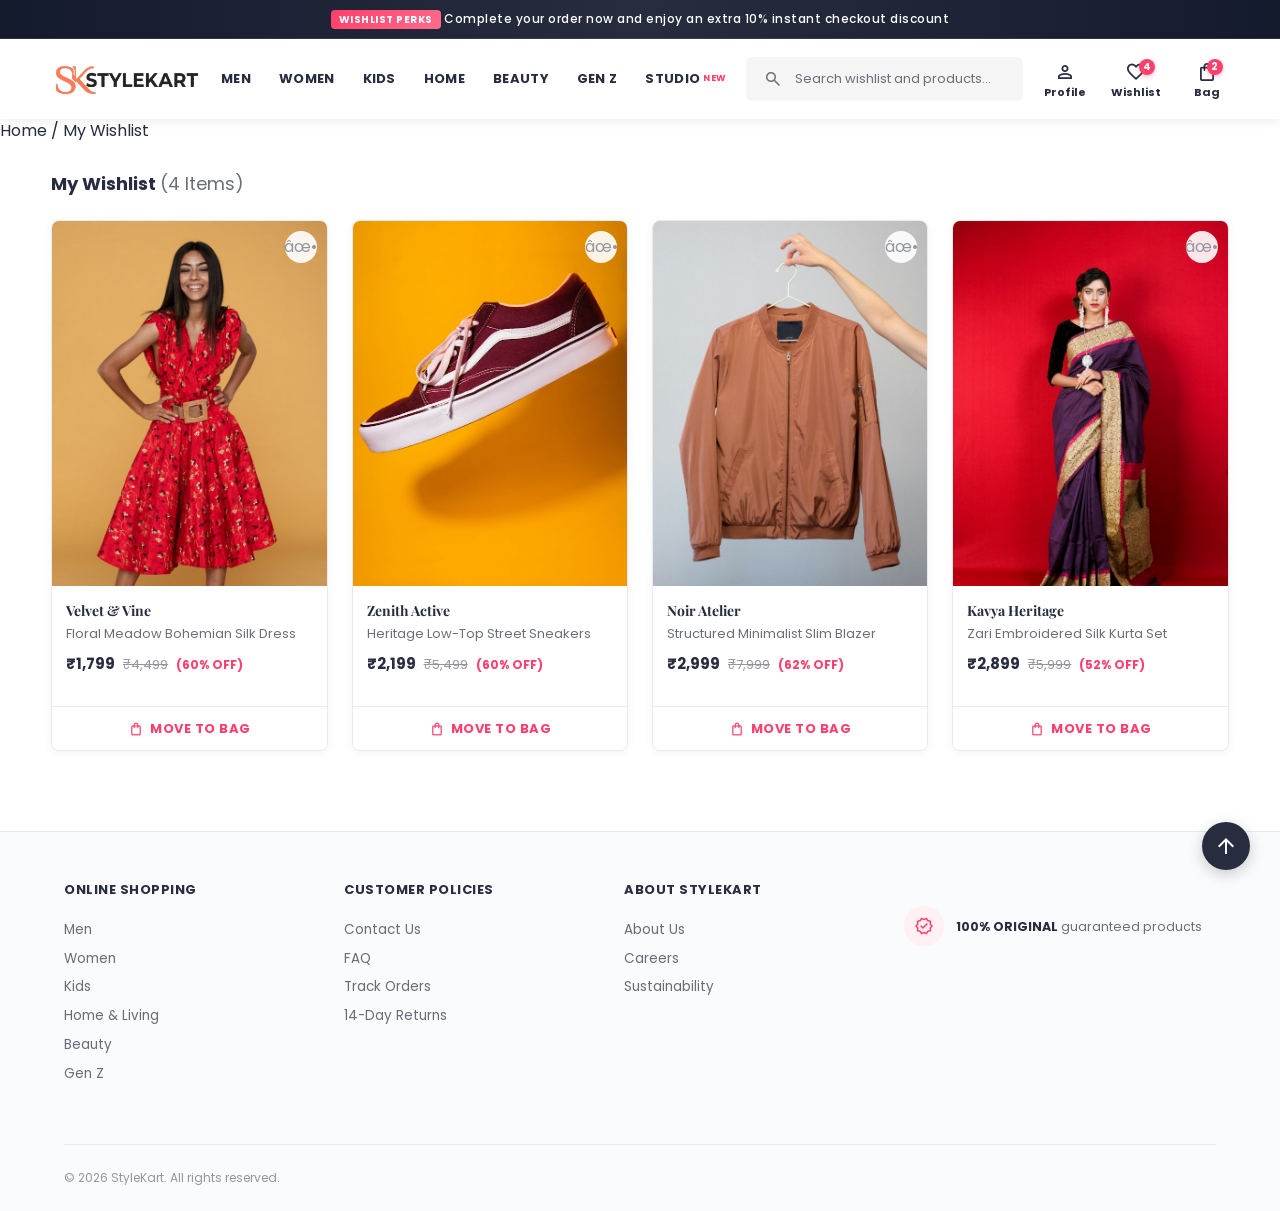
<file: html/wishlist.html>
<!DOCTYPE html>
<html lang="en">

<head>
    <meta charset="UTF-8">
    <meta name="viewport" content="width=device-width, initial-scale=1.0">
    <meta name="description"
        content="My Wishlist - Manage your saved designer pieces and favorite apparel on StyleKart.">
    <title>My Wishlist (4 Items) | StyleKart</title>

    <link rel="preconnect" href="https://fonts.googleapis.com">
    <link rel="preconnect" href="https://fonts.gstatic.com" crossorigin>
    <link
        href="https://fonts.googleapis.com/css2?family=Playfair+Display:wght@600;700&family=Poppins:wght@300;400;500;600;700&display=swap"
        rel="stylesheet">
    <link rel="stylesheet"
        href="https://fonts.googleapis.com/css2?family=Material+Symbols+Outlined:opsz,wght,FILL,GRAD@20..48,100..700,0..1,-50..200">

    <link rel="stylesheet" href="../css/base.css">
    <link rel="stylesheet" href="../css/navbar.css">
    <link rel="stylesheet" href="../css/home.css">
    <link rel="stylesheet" href="../css/cart.css">
    <link rel="stylesheet" href="../css/footer.css">
    <link rel="stylesheet" href="../css/responsive.css">
</head>

<body id="top">

    <aside class="promo_strip" aria-label="Offers banner">
        <div class="promo_content">
            <span><span class="promo_badge">Wishlist Perks</span> Complete your order now and enjoy an extra 10% instant
                checkout discount</span>
        </div>
    </aside>

    <input type="checkbox" id="mobile_nav_toggle" class="nav_toggle_input" aria-label="Toggle navigation menu">
    <label for="mobile_nav_toggle" class="nav_backdrop" aria-hidden="true"></label>

    <header class="navbar">
        <label for="mobile_nav_toggle" class="hamburger_btn" aria-label="Open navigation menu">
            <span class="hamburger_bar"></span><span class="hamburger_bar"></span><span class="hamburger_bar"></span>
        </label>

        <div class="logo_container">
            <a href="../index.html" aria-label="StyleKart Home">
                <img class="brand_logo" src="../assets/images/logo.png" alt="StyleKart Logo">
            </a>
        </div>

        <nav class="nav_bar" aria-label="Primary Navigation">
            <a href="men.html">Men</a>
            <a href="women.html">Women</a>
            <a href="kids.html">Kids</a>
            <a href="home-living.html">Home</a>
            <a href="beauty.html">Beauty</a>
            <a href="genz.html">Gen Z</a>
            <a href="studio.html">Studio <sup>New</sup></a>
        </nav>

        <form class="search_bar" action="men.html" method="get" role="search">
            <span class="material-symbols-outlined search_icon" aria-hidden="true">search</span>
            <input class="search_input" type="search" placeholder="Search wishlist and products..."
                aria-label="Search products">
        </form>

        <div class="action_bar">
            <a href="login.html" class="action_container" aria-label="Profile and Login">
                <span class="material-symbols-outlined action_icon" aria-hidden="true">person</span>
                <span class="action_name">Profile</span>
            </a>
            <a href="wishlist.html" class="action_container action_wishlist active" aria-label="Wishlist">
                <span class="material-symbols-outlined action_icon" aria-hidden="true">favorite</span>
                <span class="action_badge">4</span>
                <span class="action_name">Wishlist</span>
            </a>
            <a href="bag.html" class="action_container action_bag" aria-label="Shopping Bag">
                <span class="material-symbols-outlined action_icon" aria-hidden="true">shopping_bag</span>
                <span class="action_badge">2</span>
                <span class="action_name">Bag</span>
            </a>
        </div>
    </header>

    <nav class="breadcrumb_bar" aria-label="Breadcrumb">
        <a href="../index.html">Home</a>
        <span class="breadcrumb_separator">/</span>
        <span class="breadcrumb_current">My Wishlist</span>
    </nav>

    <!-- Wishlist Container -->
    <main class="wishlist_page_container">
        <h1 class="wishlist_header_title">My Wishlist <span>(4 Items)</span></h1>

        <div class="wishlist_grid">

            <!-- Item 1 -->
            <article class="wishlist_card">
                <a href="#remove" class="wishlist_remove_btn" aria-label="Remove item from wishlist">âœ•</a>
                <div class="product_image_wrap">
                    <img class="product_image" src="../assets/images/products/deal_2.jpg"
                        alt="Floral Meadow Bohemian Silk Maxi Dress">
                </div>
                <div class="product_info">
                    <h2 class="product_brand">Velvet &amp; Vine</h2>
                    <p class="product_title"><a href="product.html">Floral Meadow Bohemian Silk Dress</a></p>
                    <div class="product_pricing">
                        <span class="current_price">&#8377;1,799</span>
                        <span class="original_price">&#8377;4,499</span>
                        <span class="discount_percentage">(60% OFF)</span>
                    </div>
                </div>
                <a href="bag.html" class="wishlist_move_bag">
                    <span class="material-symbols-outlined">shopping_bag</span> Move to Bag
                </a>
            </article>

            <!-- Item 2 -->
            <article class="wishlist_card">
                <a href="#remove" class="wishlist_remove_btn" aria-label="Remove item from wishlist">âœ•</a>
                <div class="product_image_wrap">
                    <img class="product_image" src="../assets/images/products/deal_3.jpg"
                        alt="Heritage Low-Top Street Sneakers" loading="lazy">
                </div>
                <div class="product_info">
                    <h2 class="product_brand">Zenith Active</h2>
                    <p class="product_title"><a href="product.html">Heritage Low-Top Street Sneakers</a></p>
                    <div class="product_pricing">
                        <span class="current_price">&#8377;2,199</span>
                        <span class="original_price">&#8377;5,499</span>
                        <span class="discount_percentage">(60% OFF)</span>
                    </div>
                </div>
                <a href="bag.html" class="wishlist_move_bag">
                    <span class="material-symbols-outlined">shopping_bag</span> Move to Bag
                </a>
            </article>

            <!-- Item 3 -->
            <article class="wishlist_card">
                <a href="#remove" class="wishlist_remove_btn" aria-label="Remove item from wishlist">âœ•</a>
                <div class="product_image_wrap">
                    <img class="product_image" src="../assets/images/products/deal_4.jpg"
                        alt="Structured Minimalist Wool-Blend Blazer" loading="lazy">
                </div>
                <div class="product_info">
                    <h2 class="product_brand">Noir Atelier</h2>
                    <p class="product_title"><a href="product.html">Structured Minimalist Slim Blazer</a></p>
                    <div class="product_pricing">
                        <span class="current_price">&#8377;2,999</span>
                        <span class="original_price">&#8377;7,999</span>
                        <span class="discount_percentage">(62% OFF)</span>
                    </div>
                </div>
                <a href="bag.html" class="wishlist_move_bag">
                    <span class="material-symbols-outlined">shopping_bag</span> Move to Bag
                </a>
            </article>

            <!-- Item 4 -->
            <article class="wishlist_card">
                <a href="#remove" class="wishlist_remove_btn" aria-label="Remove item from wishlist">âœ•</a>
                <div class="product_image_wrap">
                    <img class="product_image" src="../assets/images/products/arrival_1.jpg"
                        alt="Zari Embroidered Silk Kurta Set" loading="lazy">
                </div>
                <div class="product_info">
                    <h2 class="product_brand">Kavya Heritage</h2>
                    <p class="product_title"><a href="product.html">Zari Embroidered Silk Kurta Set</a></p>
                    <div class="product_pricing">
                        <span class="current_price">&#8377;2,899</span>
                        <span class="original_price">&#8377;5,999</span>
                        <span class="discount_percentage">(52% OFF)</span>
                    </div>
                </div>
                <a href="bag.html" class="wishlist_move_bag">
                    <span class="material-symbols-outlined">shopping_bag</span> Move to Bag
                </a>
            </article>

        </div>
    </main>

    <footer>
        <div class="footer_container">
            <div class="footer_column">
                <h3>ONLINE SHOPPING</h3>
                <a href="men.html">Men</a>
                <a href="women.html">Women</a>
                <a href="kids.html">Kids</a>
                <a href="home-living.html">Home &amp; Living</a>
                <a href="beauty.html">Beauty</a>
                <a href="genz.html">Gen Z</a>
            </div>
            <div class="footer_column">
                <h3>CUSTOMER POLICIES</h3>
                <a href="contact.html">Contact Us</a>
                <a href="contact.html">FAQ</a>
                <a href="bag.html">Track Orders</a>
                <a href="contact.html">14-Day Returns</a>
            </div>
            <div class="footer_column">
                <h3>ABOUT STYLEKART</h3>
                <a href="contact.html">About Us</a>
                <a href="contact.html">Careers</a>
                <a href="contact.html">Sustainability</a>
            </div>
            <div class="footer_column footer_extras_column">
                <div class="footer_promises">
                    <div class="promise_item">
                        <div class="promise_icon"><span class="material-symbols-outlined">verified</span></div>
                        <div class="promise_text"><strong>100% ORIGINAL</strong> guaranteed products</div>
                    </div>
                </div>
            </div>
        </div>
        <hr class="footer_divider">
        <div class="footer_bottom">
            <div class="copyright">&copy; 2026 StyleKart. All rights reserved.</div>
        </div>
    </footer>

    <a href="#top" class="back_to_top" aria-label="Back to top">
        <span class="material-symbols-outlined" aria-hidden="true">arrow_upward</span>
    </a>

</body>

</html>
</file>
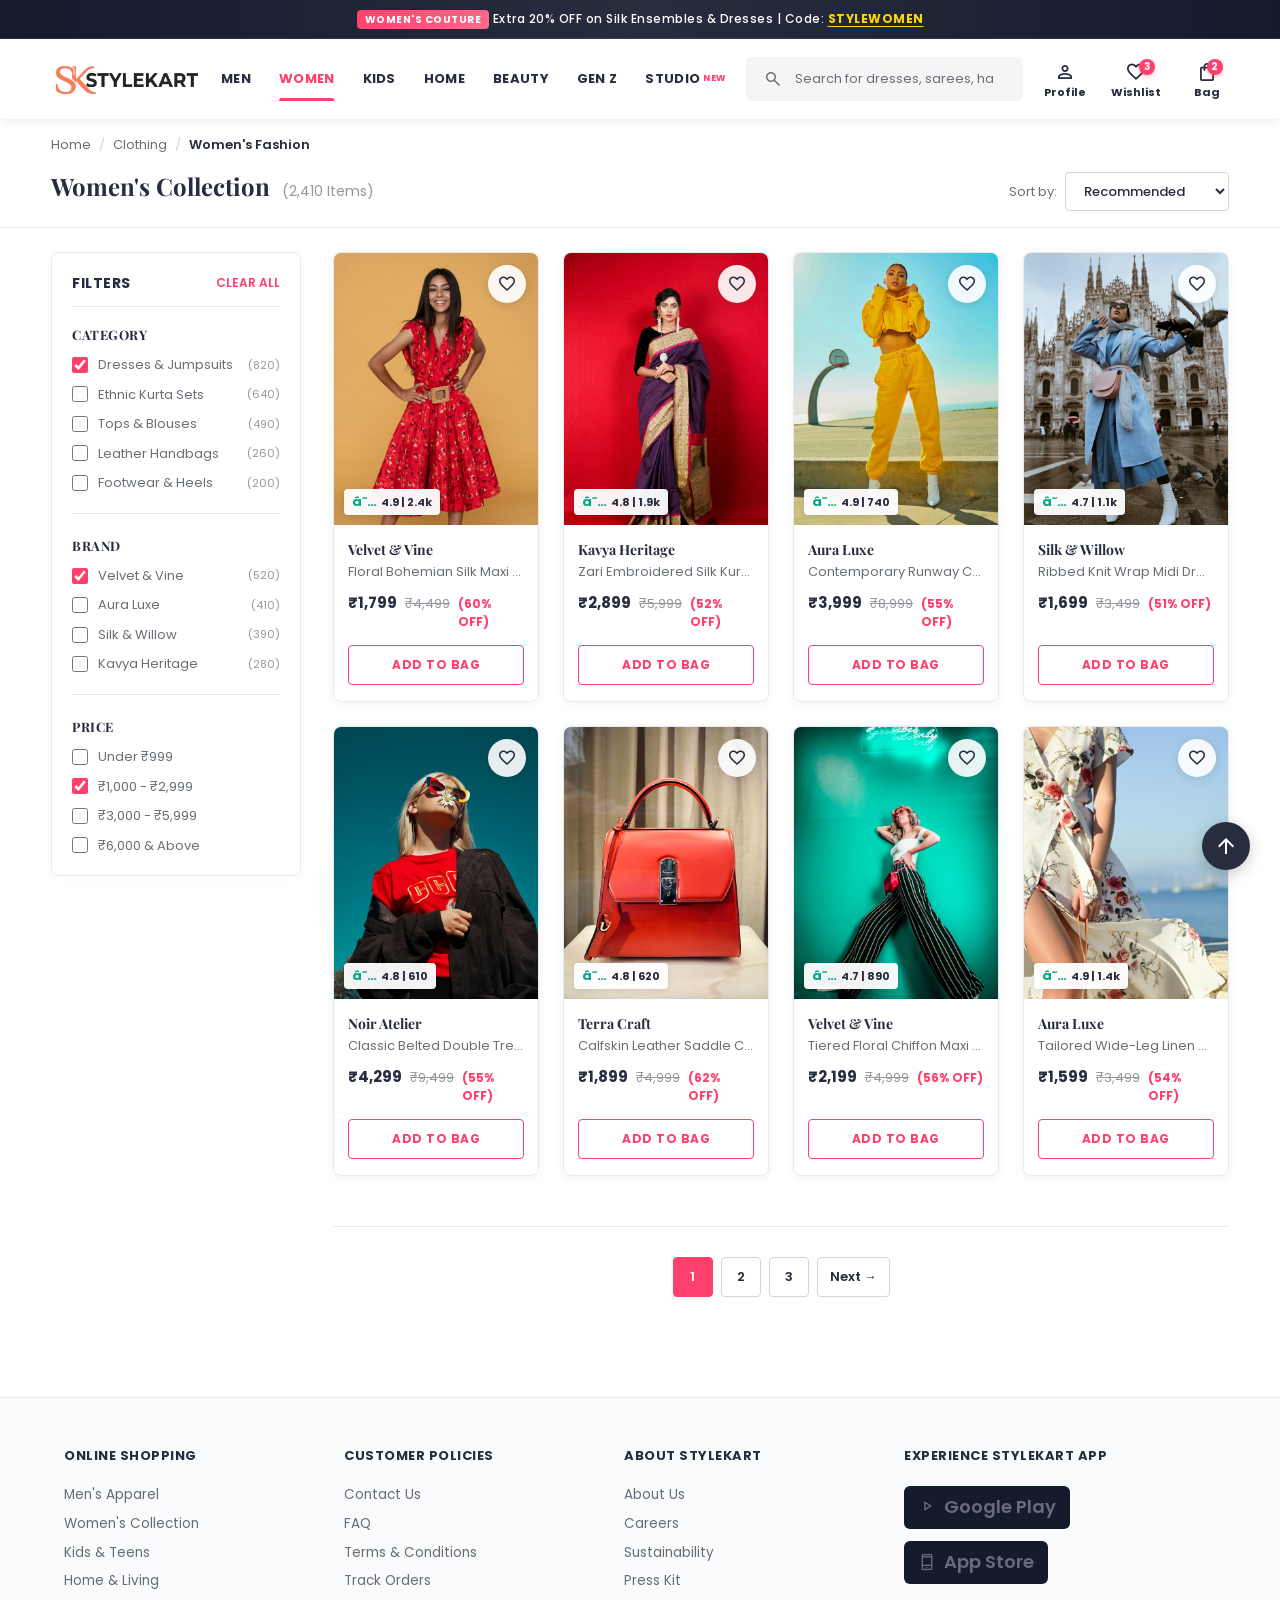
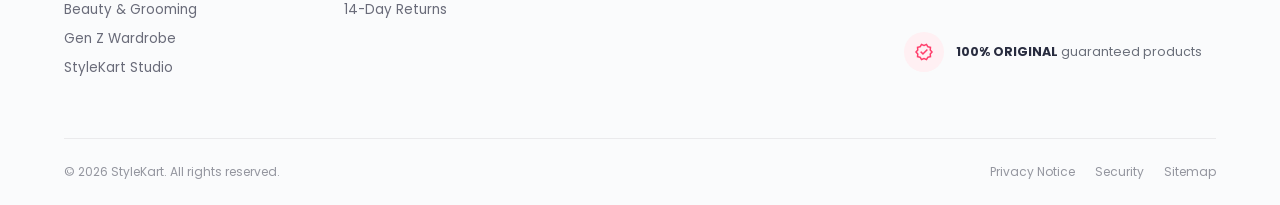
<file: html/women.html>
<!DOCTYPE html>
<html lang="en">

<head>
    <meta charset="UTF-8">
    <meta name="viewport" content="width=device-width, initial-scale=1.0">
    <meta name="description"
        content="Explore Women's Dresses, Ethnic Wear, Western Tops, Luxury Handbags & Footwear on StyleKart.">
    <title>Women's Fashion & Luxury Couture | StyleKart</title>

    <link rel="preconnect" href="https://fonts.googleapis.com">
    <link rel="preconnect" href="https://fonts.gstatic.com" crossorigin>
    <link
        href="https://fonts.googleapis.com/css2?family=Playfair+Display:wght@600;700&family=Poppins:wght@300;400;500;600;700&display=swap"
        rel="stylesheet">
    <link rel="stylesheet"
        href="https://fonts.googleapis.com/css2?family=Material+Symbols+Outlined:opsz,wght,FILL,GRAD@20..48,100..700,0..1,-50..200">

    <link rel="stylesheet" href="../css/base.css">
    <link rel="stylesheet" href="../css/navbar.css">
    <link rel="stylesheet" href="../css/home.css">
    <link rel="stylesheet" href="../css/listing.css">
    <link rel="stylesheet" href="../css/footer.css">
    <link rel="stylesheet" href="../css/responsive.css">
</head>

<body id="top">

    <aside class="promo_strip" aria-label="Offers banner">
        <div class="promo_content">
            <span><span class="promo_badge">Women's Couture</span> Extra 20% OFF on Silk Ensembles & Dresses | Code:
                <span class="promo_code">STYLEWOMEN</span></span>
        </div>
    </aside>

    <input type="checkbox" id="mobile_nav_toggle" class="nav_toggle_input" aria-label="Toggle navigation menu">
    <label for="mobile_nav_toggle" class="nav_backdrop" aria-hidden="true"></label>

    <header class="navbar">
        <label for="mobile_nav_toggle" class="hamburger_btn" aria-label="Open navigation menu">
            <span class="hamburger_bar"></span>
            <span class="hamburger_bar"></span>
            <span class="hamburger_bar"></span>
        </label>

        <div class="logo_container">
            <a href="../index.html" aria-label="StyleKart Home">
                <img class="brand_logo" src="../assets/images/logo.png" alt="StyleKart Logo">
            </a>
        </div>

        <nav class="nav_bar" aria-label="Primary Navigation">
            <a href="men.html">Men</a>
            <a href="women.html" class="active">Women</a>
            <a href="kids.html">Kids</a>
            <a href="home-living.html">Home</a>
            <a href="beauty.html">Beauty</a>
            <a href="genz.html">Gen Z</a>
            <a href="studio.html">Studio <sup>New</sup></a>
        </nav>

        <form class="search_bar" action="women.html" method="get" role="search">
            <span class="material-symbols-outlined search_icon" aria-hidden="true">search</span>
            <input class="search_input" type="search" placeholder="Search for dresses, sarees, handbags..."
                aria-label="Search women's products">
        </form>

        <div class="action_bar">
            <a href="login.html" class="action_container" aria-label="Profile and Login">
                <span class="material-symbols-outlined action_icon" aria-hidden="true">person</span>
                <span class="action_name">Profile</span>
            </a>
            <a href="wishlist.html" class="action_container action_wishlist" aria-label="Wishlist">
                <span class="material-symbols-outlined action_icon" aria-hidden="true">favorite</span>
                <span class="action_badge">3</span>
                <span class="action_name">Wishlist</span>
            </a>
            <a href="bag.html" class="action_container action_bag" aria-label="Shopping Bag">
                <span class="material-symbols-outlined action_icon" aria-hidden="true">shopping_bag</span>
                <span class="action_badge">2</span>
                <span class="action_name">Bag</span>
            </a>
        </div>
    </header>

    <nav class="breadcrumb_bar" aria-label="Breadcrumb">
        <a href="../index.html">Home</a>
        <span class="breadcrumb_separator">/</span>
        <a href="women.html">Clothing</a>
        <span class="breadcrumb_separator">/</span>
        <span class="breadcrumb_current">Women's Fashion</span>
    </nav>

    <div class="listing_header">
        <div class="category_title_wrap">
            <h1 class="category_main_title">Women's Collection</h1>
            <span class="item_count_badge">(2,410 Items)</span>
        </div>

        <div class="toolbar_actions">
            <label for="filter_toggle" class="filter_toggle_btn">
                <span class="material-symbols-outlined" aria-hidden="true">tune</span> Filter
            </label>

            <div class="sort_wrapper">
                <label for="sort_select">Sort by:</label>
                <select id="sort_select" class="sort_select">
                    <option value="recommended">Recommended</option>
                    <option value="newest">What's New</option>
                    <option value="popular">Popularity</option>
                    <option value="price_low">Price: Low to High</option>
                    <option value="price_high">Price: High to Low</option>
                    <option value="discount">Better Discount</option>
                </select>
            </div>
        </div>
    </div>

    <input type="checkbox" id="filter_toggle" class="filter_toggle_input" aria-label="Toggle Filters">
    <label for="filter_toggle" class="filter_backdrop" aria-hidden="true"></label>

    <div class="listing_layout">

        <aside class="filter_sidebar" aria-label="Filters">
            <div class="filter_header_row">
                <span class="filter_title">Filters</span>
                <a href="women.html" class="clear_filter_btn">CLEAR ALL</a>
            </div>

            <div class="filter_group">
                <h3 class="filter_group_title">Category</h3>
                <div class="filter_list">
                    <label class="filter_label"><input type="checkbox" class="filter_checkbox" checked> Dresses &amp;
                        Jumpsuits <span class="filter_count">(820)</span></label>
                    <label class="filter_label"><input type="checkbox" class="filter_checkbox"> Ethnic Kurta Sets <span
                            class="filter_count">(640)</span></label>
                    <label class="filter_label"><input type="checkbox" class="filter_checkbox"> Tops &amp; Blouses <span
                            class="filter_count">(490)</span></label>
                    <label class="filter_label"><input type="checkbox" class="filter_checkbox"> Leather Handbags <span
                            class="filter_count">(260)</span></label>
                    <label class="filter_label"><input type="checkbox" class="filter_checkbox"> Footwear &amp; Heels
                        <span class="filter_count">(200)</span></label>
                </div>
            </div>

            <div class="filter_group">
                <h3 class="filter_group_title">Brand</h3>
                <div class="filter_list">
                    <label class="filter_label"><input type="checkbox" class="filter_checkbox" checked> Velvet &amp;
                        Vine <span class="filter_count">(520)</span></label>
                    <label class="filter_label"><input type="checkbox" class="filter_checkbox"> Aura Luxe <span
                            class="filter_count">(410)</span></label>
                    <label class="filter_label"><input type="checkbox" class="filter_checkbox"> Silk &amp; Willow <span
                            class="filter_count">(390)</span></label>
                    <label class="filter_label"><input type="checkbox" class="filter_checkbox"> Kavya Heritage <span
                            class="filter_count">(280)</span></label>
                </div>
            </div>

            <div class="filter_group">
                <h3 class="filter_group_title">Price</h3>
                <div class="filter_list">
                    <label class="filter_label"><input type="checkbox" class="filter_checkbox"> Under &#8377;999</label>
                    <label class="filter_label"><input type="checkbox" class="filter_checkbox" checked> &#8377;1,000 -
                        &#8377;2,999</label>
                    <label class="filter_label"><input type="checkbox" class="filter_checkbox"> &#8377;3,000 -
                        &#8377;5,999</label>
                    <label class="filter_label"><input type="checkbox" class="filter_checkbox"> &#8377;6,000 &amp;
                        Above</label>
                </div>
            </div>
        </aside>

        <main class="listing_content">
            <div class="listing_grid">

                <!-- Product 1 -->
                <article class="product_card">
                    <div class="product_image_wrap">
                        <img class="product_image" src="../assets/images/products/deal_2.jpg"
                            alt="Floral Meadow Bohemian Silk Maxi Dress">
                        <a href="wishlist.html" class="product_wishlist_btn" aria-label="Add to Wishlist"><span
                                class="material-symbols-outlined">favorite</span></a>
                        <div class="product_rating_badge"><span class="rating_star">â˜…</span> 4.9 | 2.4k</div>
                    </div>
                    <div class="product_info">
                        <h3 class="product_brand">Velvet &amp; Vine</h3>
                        <p class="product_title"><a href="product.html">Floral Bohemian Silk Maxi Dress</a></p>
                        <div class="product_pricing">
                            <span class="current_price">&#8377;1,799</span>
                            <span class="original_price">&#8377;4,499</span>
                            <span class="discount_percentage">(60% OFF)</span>
                        </div>
                        <a href="bag.html" class="add_to_bag_btn">Add to Bag</a>
                    </div>
                </article>

                <!-- Product 2 -->
                <article class="product_card">
                    <div class="product_image_wrap">
                        <img class="product_image" src="../assets/images/products/arrival_1.jpg"
                            alt="Zari Embroidered Silk Kurta Set" loading="lazy">
                        <a href="wishlist.html" class="product_wishlist_btn" aria-label="Add to Wishlist"><span
                                class="material-symbols-outlined">favorite</span></a>
                        <div class="product_rating_badge"><span class="rating_star">â˜…</span> 4.8 | 1.9k</div>
                    </div>
                    <div class="product_info">
                        <h3 class="product_brand">Kavya Heritage</h3>
                        <p class="product_title"><a href="product.html">Zari Embroidered Silk Kurta Set</a></p>
                        <div class="product_pricing">
                            <span class="current_price">&#8377;2,899</span>
                            <span class="original_price">&#8377;5,999</span>
                            <span class="discount_percentage">(52% OFF)</span>
                        </div>
                        <a href="bag.html" class="add_to_bag_btn">Add to Bag</a>
                    </div>
                </article>

                <!-- Product 3 -->
                <article class="product_card">
                    <div class="product_image_wrap">
                        <img class="product_image" src="../assets/images/products/women_1.jpg"
                            alt="Contemporary High-Fashion Couture Gown" loading="lazy">
                        <a href="wishlist.html" class="product_wishlist_btn" aria-label="Add to Wishlist"><span
                                class="material-symbols-outlined">favorite</span></a>
                        <div class="product_rating_badge"><span class="rating_star">â˜…</span> 4.9 | 740</div>
                    </div>
                    <div class="product_info">
                        <h3 class="product_brand">Aura Luxe</h3>
                        <p class="product_title"><a href="product.html">Contemporary Runway Couture Gown</a></p>
                        <div class="product_pricing">
                            <span class="current_price">&#8377;3,999</span>
                            <span class="original_price">&#8377;8,999</span>
                            <span class="discount_percentage">(55% OFF)</span>
                        </div>
                        <a href="bag.html" class="add_to_bag_btn">Add to Bag</a>
                    </div>
                </article>

                <!-- Product 4 -->
                <article class="product_card">
                    <div class="product_image_wrap">
                        <img class="product_image" src="../assets/images/products/arrival_4.jpg"
                            alt="Ribbed Knit Wrap Midi Dress" loading="lazy">
                        <a href="wishlist.html" class="product_wishlist_btn" aria-label="Add to Wishlist"><span
                                class="material-symbols-outlined">favorite</span></a>
                        <div class="product_rating_badge"><span class="rating_star">â˜…</span> 4.7 | 1.1k</div>
                    </div>
                    <div class="product_info">
                        <h3 class="product_brand">Silk &amp; Willow</h3>
                        <p class="product_title"><a href="product.html">Ribbed Knit Wrap Midi Dress</a></p>
                        <div class="product_pricing">
                            <span class="current_price">&#8377;1,699</span>
                            <span class="original_price">&#8377;3,499</span>
                            <span class="discount_percentage">(51% OFF)</span>
                        </div>
                        <a href="bag.html" class="add_to_bag_btn">Add to Bag</a>
                    </div>
                </article>

                <!-- Product 5 -->
                <article class="product_card">
                    <div class="product_image_wrap">
                        <img class="product_image" src="../assets/images/products/women_2.jpg"
                            alt="Chic Urban Trench Coat" loading="lazy">
                        <a href="wishlist.html" class="product_wishlist_btn" aria-label="Add to Wishlist"><span
                                class="material-symbols-outlined">favorite</span></a>
                        <div class="product_rating_badge"><span class="rating_star">â˜…</span> 4.8 | 610</div>
                    </div>
                    <div class="product_info">
                        <h3 class="product_brand">Noir Atelier</h3>
                        <p class="product_title"><a href="product.html">Classic Belted Double Trench Coat</a></p>
                        <div class="product_pricing">
                            <span class="current_price">&#8377;4,299</span>
                            <span class="original_price">&#8377;9,499</span>
                            <span class="discount_percentage">(55% OFF)</span>
                        </div>
                        <a href="bag.html" class="add_to_bag_btn">Add to Bag</a>
                    </div>
                </article>

                <!-- Product 6 -->
                <article class="product_card">
                    <div class="product_image_wrap">
                        <img class="product_image" src="../assets/images/products/deal_5.jpg"
                            alt="Handcrafted Pebble Leather Crossbody Bag" loading="lazy">
                        <a href="wishlist.html" class="product_wishlist_btn" aria-label="Add to Wishlist"><span
                                class="material-symbols-outlined">favorite</span></a>
                        <div class="product_rating_badge"><span class="rating_star">â˜…</span> 4.8 | 620</div>
                    </div>
                    <div class="product_info">
                        <h3 class="product_brand">Terra Craft</h3>
                        <p class="product_title"><a href="product.html">Calfskin Leather Saddle Crossbody</a></p>
                        <div class="product_pricing">
                            <span class="current_price">&#8377;1,899</span>
                            <span class="original_price">&#8377;4,999</span>
                            <span class="discount_percentage">(62% OFF)</span>
                        </div>
                        <a href="bag.html" class="add_to_bag_btn">Add to Bag</a>
                    </div>
                </article>

                <!-- Product 7 -->
                <article class="product_card">
                    <div class="product_image_wrap">
                        <img class="product_image" src="../assets/images/products/women_3.jpg"
                            alt="Boho Tiered Chiffon Maxi Dress" loading="lazy">
                        <a href="wishlist.html" class="product_wishlist_btn" aria-label="Add to Wishlist"><span
                                class="material-symbols-outlined">favorite</span></a>
                        <div class="product_rating_badge"><span class="rating_star">â˜…</span> 4.7 | 890</div>
                    </div>
                    <div class="product_info">
                        <h3 class="product_brand">Velvet &amp; Vine</h3>
                        <p class="product_title"><a href="product.html">Tiered Floral Chiffon Maxi Dress</a></p>
                        <div class="product_pricing">
                            <span class="current_price">&#8377;2,199</span>
                            <span class="original_price">&#8377;4,999</span>
                            <span class="discount_percentage">(56% OFF)</span>
                        </div>
                        <a href="bag.html" class="add_to_bag_btn">Add to Bag</a>
                    </div>
                </article>

                <!-- Product 8 -->
                <article class="product_card">
                    <div class="product_image_wrap">
                        <img class="product_image" src="../assets/images/products/women_4.jpg"
                            alt="Tailored High-Waist Linen Trousers" loading="lazy">
                        <a href="wishlist.html" class="product_wishlist_btn" aria-label="Add to Wishlist"><span
                                class="material-symbols-outlined">favorite</span></a>
                        <div class="product_rating_badge"><span class="rating_star">â˜…</span> 4.9 | 1.4k</div>
                    </div>
                    <div class="product_info">
                        <h3 class="product_brand">Aura Luxe</h3>
                        <p class="product_title"><a href="product.html">Tailored Wide-Leg Linen Trousers</a></p>
                        <div class="product_pricing">
                            <span class="current_price">&#8377;1,599</span>
                            <span class="original_price">&#8377;3,499</span>
                            <span class="discount_percentage">(54% OFF)</span>
                        </div>
                        <a href="bag.html" class="add_to_bag_btn">Add to Bag</a>
                    </div>
                </article>

            </div>

            <div class="pagination_wrap">
                <a href="#" class="page_btn active">1</a>
                <a href="#" class="page_btn">2</a>
                <a href="#" class="page_btn">3</a>
                <a href="#" class="page_btn">Next &rarr;</a>
            </div>
        </main>

    </div>

    <footer>
        <div class="footer_container">
            <div class="footer_column">
                <h3>ONLINE SHOPPING</h3>
                <a href="men.html">Men's Apparel</a>
                <a href="women.html">Women's Collection</a>
                <a href="kids.html">Kids &amp; Teens</a>
                <a href="home-living.html">Home &amp; Living</a>
                <a href="beauty.html">Beauty &amp; Grooming</a>
                <a href="genz.html">Gen Z Wardrobe</a>
                <a href="studio.html">StyleKart Studio</a>
            </div>

            <div class="footer_column">
                <h3>CUSTOMER POLICIES</h3>
                <a href="contact.html">Contact Us</a>
                <a href="contact.html">FAQ</a>
                <a href="contact.html">Terms &amp; Conditions</a>
                <a href="bag.html">Track Orders</a>
                <a href="contact.html">14-Day Returns</a>
            </div>

            <div class="footer_column">
                <h3>ABOUT STYLEKART</h3>
                <a href="contact.html">About Us</a>
                <a href="contact.html">Careers</a>
                <a href="contact.html">Sustainability</a>
                <a href="contact.html">Press Kit</a>
            </div>

            <div class="footer_column footer_extras_column">
                <div class="app_download_section">
                    <h3>EXPERIENCE STYLEKART APP</h3>
                    <div class="app_buttons">
                        <a href="#" class="app_btn"><span
                                class="material-symbols-outlined">play_arrow</span><span>Google Play</span></a>
                        <a href="#" class="app_btn"><span class="material-symbols-outlined">phone_iphone</span><span>App
                                Store</span></a>
                    </div>
                </div>

                <div class="footer_promises">
                    <div class="promise_item">
                        <div class="promise_icon"><span class="material-symbols-outlined">verified</span></div>
                        <div class="promise_text"><strong>100% ORIGINAL</strong> guaranteed products</div>
                    </div>
                </div>
            </div>
        </div>

        <hr class="footer_divider">

        <div class="footer_bottom">
            <div class="copyright">&copy; 2026 StyleKart. All rights reserved.</div>
            <div class="footer_bottom_links">
                <a href="contact.html">Privacy Notice</a>
                <a href="contact.html">Security</a>
                <a href="contact.html">Sitemap</a>
            </div>
        </div>
    </footer>

    <a href="#top" class="back_to_top" aria-label="Back to top">
        <span class="material-symbols-outlined" aria-hidden="true">arrow_upward</span>
    </a>

</body>

</html>
</file>
<file: css/base.css>
/* ==========================================================================
   STYLEKART - BASE CSS
   Variables, Reset, Typography, Accessibility & Core Animations
   ========================================================================== */

/* 1. Google Fonts Import */
@import url('https://fonts.googleapis.com/css2?family=Playfair+Display:ital,wght@0,500;0,600;0,700;1,400&family=Poppins:wght@300;400;500;600;700&display=swap');

/* 2. Design System Variables */
:root {
  /* Color Palette */
  --primary-color: #ff3f6c;
  --primary-hover: #e0355d;
  --primary-light: #fff0f3;
  --primary-glow: rgba(255, 63, 108, 0.25);

  --text-primary: #282c3f;
  --text-secondary: #696e79;
  --text-muted: #94969f;
  
  --navy: #141b2d;
  --charcoal: #3e4152;
  --soft-gold: #d4af37;
  --soft-gold-light: #fdf8eb;

  --bg-body: #ffffff;
  --bg-surface: #fafbfc;
  --bg-card: #ffffff;
  --bg-input: #f5f5f6;

  --border-light: #eaeaec;
  --border-medium: #d4d5d9;

  --success-color: #03a685;
  --discount-badge: #ff5722;
  --star-gold: #ff9800;

  /* Typography */
  --font-heading: 'Playfair Display', Georgia, serif;
  --font-body: 'Poppins', -apple-system, BlinkMacSystemFont, 'Segoe UI', Roboto, Helvetica, Arial, sans-serif;

  /* Shadows */
  --shadow-subtle: 0 2px 8px rgba(40, 44, 63, 0.06);
  --shadow-card: 0 4px 16px rgba(40, 44, 63, 0.08);
  --shadow-hover: 0 12px 32px rgba(40, 44, 63, 0.14);
  --shadow-navbar: 0 4px 12px rgba(0, 0, 0, 0.06);

  /* Border Radii */
  --radius-xs: 2px;
  --radius-sm: 4px;
  --radius-md: 8px;
  --radius-lg: 16px;
  --radius-pill: 50px;

  /* Transitions */
  --transition-fast: 0.2s ease;
  --transition-normal: 0.3s cubic-bezier(0.25, 0.8, 0.25, 1);
  --transition-smooth: 0.4s cubic-bezier(0.16, 1, 0.3, 1);
  --transition-bounce: 0.5s cubic-bezier(0.68, -0.55, 0.265, 1.55);

  /* Layout Constraints */
  --container-max-width: 1440px;
  --navbar-height: 80px;
}

/* 3. Global Reset & Box Sizing */
*,
*::before,
*::after {
  margin: 0;
  padding: 0;
  box-sizing: border-box;
}

html {
  font-size: 16px;
  scroll-behavior: smooth;
  -webkit-font-smoothing: antialiased;
  -moz-osx-font-smoothing: grayscale;
}

body {
  min-height: 100vh;
  font-family: var(--font-body);
  color: var(--text-primary);
  background-color: var(--bg-body);
  line-height: 1.5;
  overflow-x: hidden;
}

/* 4. Typography Base */
h1, h2, h3, h4, h5, h6 {
  font-family: var(--font-heading);
  color: var(--text-primary);
  font-weight: 700;
  line-height: 1.25;
}

a {
  color: inherit;
  text-decoration: none;
  transition: color var(--transition-fast);
}

img, picture, video, canvas, svg {
  display: block;
  max-width: 100%;
}

input, button, textarea, select {
  font: inherit;
  color: inherit;
}

button {
  cursor: pointer;
  border: none;
  background: none;
}

ul, ol {
  list-style: none;
}

/* 5. Accessibility & Focus States */
:focus-visible {
  outline: 2px solid var(--primary-color);
  outline-offset: 3px;
  border-radius: var(--radius-xs);
}

.sr_only {
  position: absolute;
  width: 1px;
  height: 1px;
  padding: 0;
  margin: -1px;
  overflow: hidden;
  clip: rect(0, 0, 0, 0);
  white-space: nowrap;
  border-width: 0;
}

/* 6. Utility Container */
.container {
  width: 100%;
  max-width: var(--container-max-width);
  margin-left: auto;
  margin-right: auto;
  padding-left: 4%;
  padding-right: 4%;
}

/* 7. Core CSS Keyframe Animations */
@keyframes fadeInUp {
  from {
    opacity: 0;
    transform: translateY(24px);
  }
  to {
    opacity: 1;
    transform: translateY(0);
  }
}

@keyframes heartPulse {
  0% {
    transform: scale(1);
  }
  30% {
    transform: scale(1.35);
  }
  60% {
    transform: scale(0.9);
  }
  100% {
    transform: scale(1);
  }
}

@keyframes bagBounce {
  0%, 100% {
    transform: translateY(0);
  }
  30% {
    transform: translateY(-5px);
  }
  60% {
    transform: translateY(-2px);
  }
}

@keyframes shimmerPulse {
  0% {
    opacity: 0.6;
  }
  50% {
    opacity: 1;
  }
  100% {
    opacity: 0.6;
  }
}

/* 8. Reduced Motion Preferences */
@media (prefers-reduced-motion: reduce) {
  *,
  *::before,
  *::after {
    animation-duration: 0.01ms !important;
    animation-iteration-count: 1 !important;
    transition-duration: 0.01ms !important;
    scroll-behavior: auto !important;
  }
}
</file>
<file: css/navbar.css>
/* ==========================================================================
   STYLEKART - NAVBAR CSS
   Sticky Navbar, Center-Growing Nav Underlines, Search Bar, Action Bar
   ========================================================================== */

/* 1. NAVBAR CONTAINER */
.navbar {
  width: 100%;
  min-height: 80px;
  padding: 0 4%;

  display: flex;
  justify-content: space-between;
  align-items: center;
  gap: 20px;

  background-color: #ffffff;
  box-shadow: 0 2px 10px rgba(0, 0, 0, 0.08);

  position: sticky;
  top: 0;
  z-index: 1000;
  backdrop-filter: blur(8px);
}

/* 2. LOGO */
.logo_container {
  display: flex;
  align-items: center;
  flex-shrink: 0;
}

.brand_logo {
  display: block;
  width: 150px;
  height: 48px;
  object-fit: contain;
  transition: transform var(--transition-fast, 0.2s ease);
}

.brand_logo:hover {
  transform: scale(1.02);
}

/* 3. NAVIGATION LINKS */
.nav_bar {
  display: flex;
  align-items: center;
  justify-content: space-between;
  gap: 28px;
  flex-shrink: 0;
}

.nav_bar a {
  position: relative;
  color: #282c3f;
  font-size: 13px;
  letter-spacing: 0.3px;
  font-weight: 700;
  text-transform: uppercase;
  text-decoration: none;
  white-space: nowrap;
  padding: 12px 0;
  display: inline-flex;
  align-items: center;
  transition: color var(--transition-fast, 0.2s ease);
}

/* Navigation link underline growing from center */
.nav_bar a::after {
  content: '';
  position: absolute;
  bottom: 0;
  left: 50%;
  width: 0;
  height: 3px;
  background-color: #ff3f6c;
  border-radius: 2px 2px 0 0;
  transition: width 0.25s ease, left 0.25s ease;
  transform: translateX(-50%);
}

.nav_bar a:hover {
  color: #ff3f6c;
}

.nav_bar a:hover::after,
.nav_bar a.active::after {
  width: 100%;
}

.nav_bar a.active {
  color: #ff3f6c;
}

/* Studio NEW label */
.nav_bar sup {
  color: #ff3f6c;
  font-size: 9px;
  font-weight: 700;
  margin-left: 3px;
  text-transform: uppercase;
  letter-spacing: 0.5px;
}

/* 4. SEARCH BAR */
.search_bar {
  display: flex;
  align-items: center;
  gap: 12px;

  flex: 1;
  min-width: 180px;
  max-width: 480px;

  padding: 11px 16px;

  background-color: #f5f5f6;
  border: 1px solid transparent;
  border-radius: 6px;

  transition: border-color var(--transition-fast, 0.2s ease),
              background-color var(--transition-fast, 0.2s ease),
              box-shadow var(--transition-fast, 0.2s ease);
}

.search_bar:focus-within {
  border-color: #ff3f6c;
  background-color: #ffffff;
  box-shadow: 0 0 0 3px rgba(255, 63, 108, 0.15);
}

.search_icon {
  color: #696e79;
  font-size: 20px;
  flex-shrink: 0;
  user-select: none;
}

.search_input {
  width: 100%;
  min-width: 0;

  border: none;
  outline: none;
  background: transparent;

  color: #282c3f;
  font-family: inherit;
  font-size: 13px;
  font-weight: 400;
}

.search_input::placeholder {
  color: #696e79;
  font-size: 13px;
}

/* 5. ACTION BAR */
.action_bar {
  display: flex;
  align-items: center;
  justify-content: space-between;
  gap: 24px;
  flex-shrink: 0;
}

.action_container {
  position: relative;
  display: flex;
  flex-direction: column;
  align-items: center;
  justify-content: center;
  gap: 4px;
  min-width: 44px;
  min-height: 44px;

  color: #282c3f;
  text-decoration: none;
  font-size: 11px;
  font-weight: 700;
  white-space: nowrap;

  transition: color var(--transition-fast, 0.2s ease);
}

.action_container:hover {
  color: #ff3f6c;
}

.action_icon {
  font-size: 22px;
  transition: transform var(--transition-fast, 0.2s ease);
}

/* Heart Pulse on Wishlist hover */
.action_wishlist:hover .action_icon {
  animation: heartPulse 0.6s ease;
  color: #ff3f6c;
}

/* Bag Bounce on Bag hover */
.action_bag:hover .action_icon {
  animation: bagBounce 0.6s ease;
  color: #ff3f6c;
}

.action_name {
  line-height: 1;
}

/* Badge Counter on Actions */
.action_badge {
  position: absolute;
  top: 2px;
  right: 6px;
  background-color: #ff3f6c;
  color: #ffffff;
  font-size: 10px;
  font-weight: 700;
  min-width: 16px;
  height: 16px;
  line-height: 16px;
  border-radius: 8px;
  text-align: center;
  padding: 0 4px;
  box-shadow: 0 2px 4px rgba(255, 63, 108, 0.3);
}

/* 6. HAMBURGER MENU (CSS CHECKBOX HACK) */
.nav_toggle_input {
  display: none;
}

.hamburger_btn {
  display: none;
  width: 44px;
  height: 44px;
  flex-direction: column;
  justify-content: center;
  align-items: center;
  gap: 5px;
  cursor: pointer;
  z-index: 1002;
  border-radius: 4px;
}

.hamburger_bar {
  width: 22px;
  height: 2px;
  background-color: #282c3f;
  border-radius: 2px;
  transition: transform var(--transition-normal, 0.3s ease),
              opacity var(--transition-fast, 0.2s ease);
}
</file>
<file: css/home.css>
/* ==========================================================================
   STYLEKART - HOME PAGE CSS
   Hero Carousel, Promo Strip, Trending Brands, Categories, Deals,
   New Arrivals Scroll-Snap, Why StyleKart, Testimonials, Newsletter, Back-To-Top
   ========================================================================== */

/* 1. ANNOUNCEMENT / PROMO OFFER STRIP */
.promo_strip {
  background: linear-gradient(90deg, #141b2d 0%, #282c3f 50%, #141b2d 100%);
  color: #ffffff;
  padding: 10px 4%;
  font-size: 12px;
  font-weight: 500;
  letter-spacing: 0.5px;
  text-align: center;
  border-bottom: 1px solid rgba(255, 255, 255, 0.1);
}

.promo_content {
  display: flex;
  align-items: center;
  justify-content: center;
  gap: 20px;
  flex-wrap: wrap;
}

.promo_badge {
  background: linear-gradient(135deg, #ff3f6c, #ff6b8b);
  color: #ffffff;
  font-size: 10px;
  font-weight: 700;
  text-transform: uppercase;
  padding: 2px 8px;
  border-radius: 4px;
  letter-spacing: 0.5px;
}

.promo_code {
  color: #ffd700;
  font-weight: 700;
  text-decoration: underline;
  text-underline-offset: 3px;
}

/* 2. HERO CAROUSEL (CSS-ONLY AUTO-SLIDER) */
.hero_carousel {
  position: relative;
  width: 100%;
  overflow: hidden;
  background-color: #f5f5f6;
  margin-bottom: 40px;
}

.hero_slider_track {
  display: flex;
  width: 300%;
  animation: heroAutoSlide 15s infinite cubic-bezier(0.77, 0, 0.175, 1);
  will-change: transform;
}

.hero_slider_track:hover,
.hero_slider_track:focus-within {
  animation-play-state: paused;
}

@keyframes heroAutoSlide {
  0%, 28% {
    transform: translateX(0%);
  }
  33.33%, 61% {
    transform: translateX(-33.33333%);
  }
  66.66%, 95% {
    transform: translateX(-66.66666%);
  }
  100% {
    transform: translateX(0%);
  }
}

.hero_slide {
  position: relative;
  width: 33.33333%;
  flex-shrink: 0;
  min-height: 440px;
  max-height: 540px;
  overflow: hidden;
  display: flex;
  align-items: center;
}

.hero_slide_image {
  width: 100%;
  height: 100%;
  min-height: 440px;
  max-height: 540px;
  object-fit: cover;
  object-position: center 25%;
  filter: brightness(0.85);
  transition: transform 1.2s ease;
}

.hero_slide:hover .hero_slide_image {
  transform: scale(1.03);
}

.hero_slide_content {
  position: absolute;
  top: 0;
  left: 0;
  width: 100%;
  height: 100%;
  display: flex;
  flex-direction: column;
  justify-content: center;
  padding: 0 8%;
  background: linear-gradient(90deg, rgba(20, 27, 45, 0.75) 0%, rgba(20, 27, 45, 0.35) 50%, rgba(20, 27, 45, 0) 100%);
  color: #ffffff;
  z-index: 2;
}

.hero_subtitle {
  font-family: var(--font-body, sans-serif);
  font-size: 13px;
  font-weight: 700;
  letter-spacing: 3px;
  text-transform: uppercase;
  color: #ffd700;
  margin-bottom: 12px;
}

.hero_title {
  font-family: var(--font-heading, Georgia, serif);
  font-size: clamp(32px, 5vw, 54px);
  font-weight: 700;
  line-height: 1.15;
  color: #ffffff;
  max-width: 650px;
  margin-bottom: 16px;
  text-shadow: 0 2px 10px rgba(0, 0, 0, 0.4);
}

.hero_description {
  font-size: 16px;
  color: #f0f0f4;
  margin-bottom: 24px;
  max-width: 520px;
  font-weight: 400;
}

.hero_cta {
  display: inline-flex;
  align-items: center;
  gap: 10px;
  align-self: flex-start;
  padding: 14px 32px;
  background-color: #ff3f6c;
  color: #ffffff;
  font-size: 13px;
  font-weight: 700;
  letter-spacing: 1.5px;
  text-transform: uppercase;
  border-radius: 4px;
  box-shadow: 0 4px 15px rgba(255, 63, 108, 0.4);
  transition: background-color 0.25s ease, transform 0.25s ease, box-shadow 0.25s ease;
}

.hero_cta:hover {
  background-color: #e0355d;
  transform: translateY(-2px);
  box-shadow: 0 6px 20px rgba(255, 63, 108, 0.6);
  color: #ffffff;
}

.hero_cta .material-symbols-outlined {
  font-size: 16px;
}

/* Section Header Utilities */
.heading_no_margin {
  margin-left: 0;
}

.subtitle_no_margin {
  margin-left: 0;
}

.view_all_link {
  font-size: 13px;
  font-weight: 700;
  color: #ff3f6c;
  text-decoration: none;
  transition: color 0.2s ease;
}

.view_all_link:hover {
  color: #e0355d;
  text-decoration: underline;
}

.features_header {
  text-align: center;
  max-width: 700px;
  margin: 0 auto 40px auto;
}

.features_header_title {
  font-size: 28px;
  margin-bottom: 10px;
}

.features_header_text {
  color: #696e79;
  font-size: 14px;
}

.author_badge .material-symbols-outlined {
  font-size: 14px;
}


/* Hero Carousel Indicators */
.carousel_indicators {
  position: absolute;
  bottom: 20px;
  left: 50%;
  transform: translateX(-50%);
  display: flex;
  gap: 12px;
  z-index: 3;
}

.indicator_dot {
  width: 32px;
  height: 4px;
  background-color: rgba(255, 255, 255, 0.5);
  border-radius: 2px;
  transition: background-color 0.3s ease, width 0.3s ease;
}

/* 3. SECTION HEADINGS (RETAINING ORIGINAL CLASS) */
.category_heading {
  text-transform: uppercase;
  color: #282c3f;
  letter-spacing: 0.15em;
  font-family: var(--font-heading, Georgia, serif);
  font-size: clamp(20px, 3vw, 28px);
  font-weight: 700;
  margin: 50px 0 25px 4%;
  position: relative;
  display: inline-block;
}

.category_heading::after {
  content: '';
  position: absolute;
  bottom: -8px;
  left: 0;
  width: 60px;
  height: 3px;
  background: linear-gradient(90deg, #ff3f6c, #ffd700);
  border-radius: 2px;
}

.section_subtitle {
  margin: -15px 0 25px 4%;
  color: #696e79;
  font-size: 14px;
  font-weight: 400;
}

/* 4. CATEGORY ITEMS & TRENDING BRANDS (RETAINING ORIGINAL CLASSES) */
.category_items {
  display: flex;
  flex-wrap: wrap;
  justify-content: space-evenly;
  gap: 20px;
  padding: 0 3%;
  margin-bottom: 50px;
}

.sale_item_link {
  display: block;
  text-decoration: none;
  border-radius: 8px;
  overflow: hidden;
  background-color: #ffffff;
  box-shadow: 0 4px 12px rgba(40, 44, 63, 0.08);
  transition: transform 0.3s cubic-bezier(0.16, 1, 0.3, 1),
              box-shadow 0.3s cubic-bezier(0.16, 1, 0.3, 1);
}

.sale_item_link:hover {
  transform: translateY(-8px);
  box-shadow: 0 12px 28px rgba(40, 44, 63, 0.16);
}

.sale_item {
  width: 250px;
  height: 340px;
  object-fit: cover;
  display: block;
  transition: transform 0.4s ease;
}

.sale_item_link:hover .sale_item {
  transform: scale(1.04);
}

/* 5. DEALS OF THE DAY PRODUCT GRID */
.deals_section {
  padding: 0 4%;
  margin-bottom: 60px;
}

.deals_header_wrap {
  display: flex;
  align-items: baseline;
  justify-content: space-between;
  flex-wrap: wrap;
  gap: 15px;
}

.deals_timer_badge {
  display: inline-flex;
  align-items: center;
  gap: 6px;
  background-color: #fff0f3;
  color: #ff3f6c;
  padding: 6px 14px;
  border-radius: 20px;
  font-size: 12px;
  font-weight: 600;
  border: 1px solid rgba(255, 63, 108, 0.2);
}

.product_grid {
  display: grid;
  grid-template-columns: repeat(4, 1fr);
  gap: 24px;
  margin-top: 25px;
}

.product_card {
  position: relative;
  background-color: #ffffff;
  border-radius: 8px;
  overflow: hidden;
  box-shadow: 0 2px 10px rgba(40, 44, 63, 0.06);
  border: 1px solid #eaeaec;
  display: flex;
  flex-direction: column;
  transition: transform 0.3s cubic-bezier(0.16, 1, 0.3, 1),
              box-shadow 0.3s cubic-bezier(0.16, 1, 0.3, 1);
}

.product_card:hover {
  transform: translateY(-6px);
  box-shadow: 0 12px 28px rgba(40, 44, 63, 0.14);
}

.product_image_wrap {
  position: relative;
  width: 100%;
  aspect-ratio: 3 / 4;
  overflow: hidden;
  background-color: #f5f5f6;
}

.product_image {
  width: 100%;
  height: 100%;
  object-fit: cover;
  transition: transform 0.45s ease;
}

.product_card:hover .product_image {
  transform: scale(1.06);
}

/* Wishlist Heart Button */
.product_wishlist_btn {
  position: absolute;
  top: 12px;
  right: 12px;
  width: 38px;
  height: 38px;
  background-color: rgba(255, 255, 255, 0.9);
  border-radius: 50%;
  display: flex;
  align-items: center;
  justify-content: center;
  color: #282c3f;
  box-shadow: 0 2px 8px rgba(0, 0, 0, 0.12);
  transition: background-color 0.2s ease, color 0.2s ease, transform 0.2s ease;
  z-index: 5;
}

.product_wishlist_btn:hover {
  background-color: #ffffff;
  color: #ff3f6c;
  transform: scale(1.15);
  animation: heartPulse 0.6s ease;
}

.product_wishlist_btn .material-symbols-outlined {
  font-size: 20px;
}

/* Rating Badge */
.product_rating_badge {
  position: absolute;
  bottom: 10px;
  left: 10px;
  background-color: rgba(255, 255, 255, 0.95);
  padding: 3px 8px;
  border-radius: 4px;
  font-size: 11px;
  font-weight: 700;
  display: flex;
  align-items: center;
  gap: 4px;
  color: #282c3f;
  box-shadow: 0 2px 6px rgba(0, 0, 0, 0.1);
  z-index: 4;
}

.rating_star {
  color: #03a685;
  font-size: 13px;
}

.product_info {
  padding: 16px 14px;
  display: flex;
  flex-direction: column;
  flex: 1;
}

.product_brand {
  font-size: 14px;
  font-weight: 700;
  color: #282c3f;
  margin-bottom: 4px;
  white-space: nowrap;
  overflow: hidden;
  text-overflow: ellipsis;
}

.product_title {
  font-family: var(--font-body, sans-serif);
  font-size: 13px;
  color: #696e79;
  font-weight: 400;
  margin-bottom: 10px;
  white-space: nowrap;
  overflow: hidden;
  text-overflow: ellipsis;
}

.product_pricing {
  display: flex;
  align-items: baseline;
  gap: 8px;
  margin-bottom: 14px;
}

.current_price {
  font-size: 15px;
  font-weight: 700;
  color: #282c3f;
}

.original_price {
  font-size: 13px;
  color: #94969f;
  text-decoration: line-through;
}

.discount_percentage {
  font-size: 12px;
  font-weight: 700;
  color: #ff3f6c;
}

.add_to_bag_btn {
  display: flex;
  align-items: center;
  justify-content: center;
  gap: 6px;
  width: 100%;
  padding: 10px;
  background-color: #ffffff;
  color: #ff3f6c;
  border: 1px solid #ff3f6c;
  border-radius: 4px;
  font-size: 12px;
  font-weight: 700;
  letter-spacing: 0.5px;
  text-transform: uppercase;
  transition: background-color 0.2s ease, color 0.2s ease, transform 0.2s ease;
  margin-top: auto;
}

.add_to_bag_btn:hover {
  background-color: #ff3f6c;
  color: #ffffff;
}

/* 6. NEW ARRIVALS SCROLL-SNAP ROW */
.arrivals_section {
  padding: 0 4%;
  margin-bottom: 60px;
}

.scroll_snap_container {
  display: flex;
  gap: 20px;
  overflow-x: auto;
  scroll-snap-type: x mandatory;
  padding: 10px 4px 20px 4px;
  -webkit-overflow-scrolling: touch;
  scrollbar-width: thin;
  scrollbar-color: #ff3f6c #f5f5f6;
}

.scroll_snap_container::-webkit-scrollbar {
  height: 6px;
}

.scroll_snap_container::-webkit-scrollbar-track {
  background: #f5f5f6;
  border-radius: 3px;
}

.scroll_snap_container::-webkit-scrollbar-thumb {
  background-color: #ff3f6c;
  border-radius: 3px;
}

.scroll_snap_item {
  flex: 0 0 250px;
  scroll-snap-align: start;
}

/* 7. WHY STYLEKART / TRUST BADGES */
.features_section {
  background-color: #fafbfc;
  padding: 60px 4%;
  margin-bottom: 60px;
  border-top: 1px solid #eaeaec;
  border-bottom: 1px solid #eaeaec;
}

.features_grid {
  display: grid;
  grid-template-columns: repeat(4, 1fr);
  gap: 30px;
}

.feature_card {
  display: flex;
  flex-direction: column;
  align-items: center;
  text-align: center;
  padding: 24px 16px;
  background-color: #ffffff;
  border-radius: 8px;
  box-shadow: 0 2px 8px rgba(40, 44, 63, 0.04);
  border: 1px solid #eaeaec;
  transition: transform 0.25s ease, box-shadow 0.25s ease;
}

.feature_card:hover {
  transform: translateY(-4px);
  box-shadow: 0 8px 20px rgba(40, 44, 63, 0.08);
}

.feature_icon_wrap {
  width: 56px;
  height: 56px;
  background: #fff0f3;
  color: #ff3f6c;
  border-radius: 50%;
  display: flex;
  align-items: center;
  justify-content: center;
  margin-bottom: 16px;
}

.feature_icon_wrap .material-symbols-outlined {
  font-size: 28px;
}

.feature_title {
  font-family: var(--font-body, sans-serif);
  font-size: 15px;
  font-weight: 700;
  color: #282c3f;
  margin-bottom: 8px;
}

.feature_text {
  font-size: 13px;
  color: #696e79;
  line-height: 1.5;
}

/* 8. TESTIMONIALS SECTION */
.testimonials_section {
  padding: 0 4%;
  margin-bottom: 60px;
}

.testimonials_grid {
  display: grid;
  grid-template-columns: repeat(3, 1fr);
  gap: 24px;
  margin-top: 25px;
}

.testimonial_card {
  background-color: #ffffff;
  border: 1px solid #eaeaec;
  border-radius: 8px;
  padding: 28px 24px;
  box-shadow: 0 4px 12px rgba(40, 44, 63, 0.05);
  display: flex;
  flex-direction: column;
  justify-content: space-between;
  transition: transform 0.25s ease;
}

.testimonial_card:hover {
  transform: translateY(-4px);
}

.testimonial_stars {
  color: #ff9800;
  font-size: 18px;
  margin-bottom: 12px;
  letter-spacing: 2px;
}

.testimonial_quote {
  font-family: var(--font-heading, Georgia, serif);
  font-style: italic;
  font-size: 15px;
  color: #3e4152;
  line-height: 1.6;
  margin-bottom: 20px;
}

.testimonial_author {
  display: flex;
  align-items: center;
  gap: 12px;
}

.author_avatar {
  width: 44px;
  height: 44px;
  border-radius: 50%;
  background-color: #ff3f6c;
  color: #ffffff;
  font-weight: 700;
  font-size: 16px;
  display: flex;
  align-items: center;
  justify-content: center;
}

.author_name {
  font-size: 14px;
  font-weight: 700;
  color: #282c3f;
}

.author_badge {
  font-size: 11px;
  color: #03a685;
  display: flex;
  align-items: center;
  gap: 3px;
  font-weight: 600;
}

/* 9. NEWSLETTER SECTION */
.newsletter_section {
  padding: 0 4%;
  margin-bottom: 70px;
}

.newsletter_card {
  background: linear-gradient(135deg, #141b2d 0%, #282c3f 100%);
  color: #ffffff;
  border-radius: 12px;
  padding: 50px 8%;
  text-align: center;
  position: relative;
  overflow: hidden;
  box-shadow: 0 12px 36px rgba(20, 27, 45, 0.2);
}

.newsletter_card::before {
  content: '';
  position: absolute;
  top: -60px;
  right: -60px;
  width: 220px;
  height: 220px;
  background: radial-gradient(circle, rgba(255, 63, 108, 0.25) 0%, transparent 70%);
  border-radius: 50%;
}

.newsletter_badge {
  display: inline-block;
  background-color: rgba(255, 215, 0, 0.15);
  color: #ffd700;
  font-size: 11px;
  font-weight: 700;
  letter-spacing: 2px;
  text-transform: uppercase;
  padding: 4px 12px;
  border-radius: 20px;
  margin-bottom: 14px;
  border: 1px solid rgba(255, 215, 0, 0.3);
}

.newsletter_title {
  font-family: var(--font-heading, Georgia, serif);
  font-size: clamp(24px, 4vw, 36px);
  color: #ffffff;
  margin-bottom: 12px;
}

.newsletter_subtitle {
  font-size: 15px;
  color: #d4d5d9;
  max-width: 600px;
  margin: 0 auto 30px auto;
  line-height: 1.6;
}

.newsletter_form {
  display: flex;
  justify-content: center;
  gap: 12px;
  max-width: 520px;
  margin: 0 auto;
  flex-wrap: wrap;
}

.newsletter_input {
  flex: 1;
  min-width: 240px;
  padding: 14px 20px;
  border: 1px solid rgba(255, 255, 255, 0.2);
  border-radius: 4px;
  background-color: rgba(255, 255, 255, 0.08);
  color: #ffffff;
  font-size: 14px;
  outline: none;
  transition: border-color 0.2s ease, background-color 0.2s ease;
}

.newsletter_input:focus {
  border-color: #ff3f6c;
  background-color: rgba(255, 255, 255, 0.15);
}

.newsletter_input::placeholder {
  color: #94969f;
}

.newsletter_submit {
  padding: 14px 28px;
  background-color: #ff3f6c;
  color: #ffffff;
  font-size: 13px;
  font-weight: 700;
  letter-spacing: 1px;
  text-transform: uppercase;
  border-radius: 4px;
  transition: background-color 0.2s ease, transform 0.2s ease;
  white-space: nowrap;
}

.newsletter_submit:hover {
  background-color: #e0355d;
  transform: translateY(-2px);
}

.newsletter_disclaimer {
  font-size: 12px;
  color: #94969f;
  margin-top: 14px;
}

/* 10. BACK TO TOP BUTTON */
.back_to_top {
  position: fixed;
  bottom: 30px;
  right: 30px;
  width: 48px;
  height: 48px;
  background-color: #282c3f;
  color: #ffffff;
  border-radius: 50%;
  display: flex;
  align-items: center;
  justify-content: center;
  box-shadow: 0 4px 15px rgba(0, 0, 0, 0.2);
  z-index: 990;
  transition: background-color 0.2s ease, transform 0.2s ease;
}

.back_to_top:hover {
  background-color: #ff3f6c;
  transform: translateY(-4px);
  color: #ffffff;
}

/* 11. PAGE LOAD STAGGERED FADE-IN */
.hero_carousel {
  animation: fadeInUp 0.7s cubic-bezier(0.16, 1, 0.3, 1) both;
  animation-delay: 0.1s;
}

section:nth-of-type(1) {
  animation: fadeInUp 0.7s cubic-bezier(0.16, 1, 0.3, 1) both;
  animation-delay: 0.2s;
}

section:nth-of-type(2) {
  animation: fadeInUp 0.7s cubic-bezier(0.16, 1, 0.3, 1) both;
  animation-delay: 0.3s;
}

.deals_section {
  animation: fadeInUp 0.7s cubic-bezier(0.16, 1, 0.3, 1) both;
  animation-delay: 0.35s;
}

.arrivals_section {
  animation: fadeInUp 0.7s cubic-bezier(0.16, 1, 0.3, 1) both;
  animation-delay: 0.4s;
}

.features_section {
  animation: fadeInUp 0.7s cubic-bezier(0.16, 1, 0.3, 1) both;
  animation-delay: 0.45s;
}

.testimonials_section {
  animation: fadeInUp 0.7s cubic-bezier(0.16, 1, 0.3, 1) both;
  animation-delay: 0.5s;
}

.newsletter_section {
  animation: fadeInUp 0.7s cubic-bezier(0.16, 1, 0.3, 1) both;
  animation-delay: 0.55s;
}

@media (prefers-reduced-motion: reduce) {
  .hero_slider_track {
    animation: none !important;
  }
  .hero_carousel,
  section,
  .deals_section,
  .arrivals_section,
  .features_section,
  .testimonials_section,
  .newsletter_section {
    animation: none !important;
  }
}
</file>
<file: css/footer.css>
/* ==========================================================================
   STYLEKART - FOOTER CSS
   Distinct Columns, Social Media Icons, App Downloads, Guarantees, Copyright
   ========================================================================== */

footer {
  background-color: #fafbfc;
  border-top: 1px solid #eaeaec;
  padding-top: 50px;
  color: #282c3f;
  margin-top: 40px;
}

/* 1. FOOTER CONTAINER (RETAINING ORIGINAL CLASS) */
.footer_container {
  display: flex;
  justify-content: space-between;
  flex-wrap: wrap;
  gap: 40px;
  padding: 0 5% 50px 5%;
  max-width: var(--container-max-width, 1440px);
  margin: 0 auto;
}

/* 2. FOOTER COLUMN (RETAINING ORIGINAL CLASS) */
.footer_column {
  display: flex;
  flex-direction: column;
  min-width: 170px;
  flex: 1;
}

.footer_column h3 {
  font-family: var(--font-body, sans-serif);
  color: #282c3f;
  font-size: 13px;
  font-weight: 700;
  letter-spacing: 0.5px;
  text-transform: uppercase;
  margin-bottom: 22px;
}

.footer_column a {
  color: #696b79;
  font-size: 13.5px;
  text-decoration: none;
  padding-bottom: 10px;
  line-height: 1.4;
  transition: color var(--transition-fast, 0.2s ease), transform var(--transition-fast, 0.2s ease);
}

.footer_column a:hover {
  color: #ff3f6c;
  transform: translateX(4px);
}

/* 3. APP DOWNLOAD & SOCIAL SECTION */
.footer_extras_column {
  flex: 1.3;
  min-width: 250px;
}

.app_download_section {
  margin-bottom: 24px;
}

.app_buttons {
  display: flex;
  gap: 12px;
  flex-wrap: wrap;
  margin-top: 12px;
}

.app_btn {
  display: inline-flex;
  align-items: center;
  gap: 8px;
  padding: 8px 14px;
  background-color: #141b2d;
  color: #ffffff;
  border-radius: 6px;
  font-size: 11px;
  font-weight: 600;
  text-decoration: none;
  transition: background-color 0.2s ease, transform 0.2s ease;
}

/* .app_btn:hover {
  background-color: #ff3f6c;
  transform: translateY(-2px);
  color: #000;
} */

.app_btn span {
  font-size: 18px;
}

.social_links {
  display: flex;
  gap: 14px;
  margin-top: 14px;
  align-items: center;
}

.social_icon {
  width: 38px;
  height: 38px;
  border-radius: 50%;
  background-color: #ffffff;
  border: 1px solid #eaeaec;
  display: flex;
  align-items: center;
  justify-content: center;
  color: #696e79;
  font-size: 16px;
  box-shadow: 0 2px 6px rgba(0, 0, 0, 0.04);
  transition: background-color 0.2s ease, color 0.2s ease, transform 0.2s ease;
}

.social_icon:hover {
  background-color: #ff3f6c;
  color: #ffffff;
  border-color: #ff3f6c;
  transform: translateY(-3px);
}

/* 4. FOOTER GUARANTEE PROMISES */
.footer_promises {
  display: flex;
  flex-direction: column;
  gap: 18px;
  margin-top: 24px;
}

.promise_item {
  display: flex;
  align-items: center;
  gap: 12px;
}

.promise_icon {
  width: 40px;
  height: 40px;
  border-radius: 50%;
  background-color: #fff0f3;
  color: #ff3f6c;
  display: flex;
  align-items: center;
  justify-content: center;
  flex-shrink: 0;
}

.promise_icon .material-symbols-outlined {
  font-size: 20px;
}

.promise_text {
  font-size: 12.5px;
  color: #696e79;
  line-height: 1.4;
}

.promise_text strong {
  color: #282c3f;
}

/* 5. DIVIDER & COPYRIGHT (RETAINING ORIGINAL CLASS) */
.footer_divider {
  border: none;
  border-top: 1px solid #eaeaec;
  margin: 0 5%;
}

.footer_bottom {
  display: flex;
  justify-content: space-between;
  align-items: center;
  flex-wrap: wrap;
  gap: 15px;
  padding: 24px 5%;
  max-width: var(--container-max-width, 1440px);
  margin: 0 auto;
}

.copyright {
  color: #94969f;
  font-size: 12px;
  text-align: left;
}

.copyright a {
  color: #ff3f6c;
  font-weight: 600;
}

.footer_bottom_links {
  display: flex;
  gap: 20px;
  flex-wrap: wrap;
}

.footer_bottom_links a {
  color: #94969f;
  font-size: 12px;
  text-decoration: none;
  transition: color 0.2s ease;
}

.footer_bottom_links a:hover {
  color: #ff3f6c;
}
</file>
<file: css/responsive.css>
/* ==========================================================================
   STYLEKART - RESPONSIVE CSS
   Mobile-First & Breakpoints (1200px, 992px, 768px, 600px, 480px)
   Hamburger Checkbox Hack, Adaptive Grids, 44px Tap Targets
   ========================================================================== */

/* =====================================
   1. LARGE DESKTOPS (<= 1200px)
   ===================================== */
@media (max-width: 1200px) {
  .nav_bar {
    gap: 18px;
  }

  .nav_bar a {
    font-size: 12px;
  }

  .product_grid {
    grid-template-columns: repeat(3, 1fr);
    gap: 20px;
  }

  .features_grid {
    grid-template-columns: repeat(2, 1fr);
    gap: 20px;
  }

  .hero_slide {
    min-height: 380px;
  }

  .hero_slide_image {
    min-height: 380px;
  }

  .hero_title {
    font-size: 38px;
  }
}

/* =====================================
   2. TABLETS & SMALL LAPTOPS (<= 992px)
   ===================================== */
@media (max-width: 992px) {
  .navbar {
    padding: 10px 4%;
    flex-wrap: wrap;
    row-gap: 12px;
  }

  /* Search bar drops to full row below header on tablets */
  .search_bar {
    order: 4;
    flex-basis: 100%;
    max-width: none;
    margin-top: 5px;
  }

  /* Hamburger Button becomes visible */
  .hamburger_btn {
    display: flex;
    order: 1;
  }

  .logo_container {
    order: 2;
  }

  .action_bar {
    order: 3;
    margin-left: auto;
    gap: 16px;
  }

  /* Mobile Drawer Navigation (CSS Checkbox Hack) */
  .nav_bar {
    position: fixed;
    top: 0;
    left: 0;
    width: 280px;
    height: 100vh;
    background-color: #ffffff;
    box-shadow: 4px 0 20px rgba(0, 0, 0, 0.15);
    flex-direction: column;
    align-items: flex-start;
    justify-content: flex-start;
    padding: 80px 24px 40px 24px;
    gap: 0;
    transform: translateX(-100%);
    transition: transform var(--transition-smooth, 0.4s cubic-bezier(0.16, 1, 0.3, 1));
    z-index: 1001;
    overflow-y: auto;
  }

  .nav_bar a {
    width: 100%;
    padding: 14px 0;
    border-bottom: 1px solid #f0f0f4;
    font-size: 14px;
  }

  .nav_bar a::after {
    display: none;
  }

  /* Checkbox Hack - Drawer Open */
  .nav_toggle_input:checked ~ .navbar .nav_bar {
    transform: translateX(0);
  }

  /* Checkbox Hack - Hamburger Transformation into 'X' */
  .nav_toggle_input:checked ~ .navbar .hamburger_btn .hamburger_bar:nth-child(1) {
    transform: translateY(7px) rotate(45deg);
  }

  .nav_toggle_input:checked ~ .navbar .hamburger_btn .hamburger_bar:nth-child(2) {
    opacity: 0;
  }

  .nav_toggle_input:checked ~ .navbar .hamburger_btn .hamburger_bar:nth-child(3) {
    transform: translateY(-7px) rotate(-45deg);
  }

  /* Drawer Backdrop Overlay */
  .nav_toggle_input:checked ~ .nav_backdrop {
    display: block;
    position: fixed;
    inset: 0;
    background: rgba(0, 0, 0, 0.45);
    z-index: 1000;
  }

  .testimonials_grid {
    grid-template-columns: repeat(2, 1fr);
  }

  .testimonials_grid .testimonial_card:last-child {
    grid-column: span 2;
  }
}

/* =====================================
   3. PHABLETS & PORTRAIT TABLETS (<= 768px)
   ===================================== */
@media (max-width: 768px) {
  .hero_slide {
    min-height: 320px;
  }

  .hero_slide_image {
    min-height: 320px;
  }

  .hero_title {
    font-size: 28px;
    margin-bottom: 8px;
  }

  .hero_description {
    font-size: 14px;
    margin-bottom: 16px;
  }

  .hero_cta {
    padding: 10px 22px;
    font-size: 12px;
  }

  /* Product Grid: 2 Columns */
  .product_grid {
    grid-template-columns: repeat(2, 1fr);
    gap: 14px;
  }

  .sale_item {
    width: calc(50vw - 24px);
    max-width: 220px;
    height: auto;
    aspect-ratio: 3 / 4;
  }

  .testimonials_grid {
    grid-template-columns: 1fr;
  }

  .testimonials_grid .testimonial_card:last-child {
    grid-column: span 1;
  }

  .footer_container {
    gap: 30px;
  }

  .footer_column {
    flex-basis: 45%;
  }

  .footer_bottom {
    flex-direction: column;
    text-align: center;
  }

  .copyright {
    text-align: center;
  }
}

/* =====================================
   4. MOBILE DEVICES (<= 600px)
   ===================================== */
@media (max-width: 600px) {
  .navbar {
    padding: 8px 3%;
  }

  .brand_logo {
    width: 120px;
    height: 40px;
  }

  .action_bar {
    gap: 10px;
  }

  .action_name {
    display: none;
  }

  .action_container {
    min-width: 38px;
    min-height: 38px;
  }

  .action_icon {
    font-size: 24px;
  }

  .promo_strip {
    font-size: 11px;
    padding: 8px 3%;
  }

  .category_heading {
    font-size: 18px;
    margin: 35px 0 15px 4%;
  }

  .category_heading::after {
    width: 40px;
    height: 2px;
  }

  .section_subtitle {
    font-size: 12px;
    margin: -8px 0 18px 4%;
  }

  .features_grid {
    grid-template-columns: 1fr;
    gap: 16px;
  }

  .newsletter_card {
    padding: 35px 5%;
  }

  .newsletter_form {
    flex-direction: column;
    width: 100%;
  }

  .newsletter_input,
  .newsletter_submit {
    width: 100%;
    min-height: 44px;
  }

  .back_to_top {
    bottom: 20px;
    right: 20px;
    width: 42px;
    height: 42px;
  }
}

/* =====================================
   5. EXTRA SMALL SCREENS (<= 480px)
   ===================================== */
@media (max-width: 480px) {
  .product_grid {
    grid-template-columns: repeat(2, 1fr);
    gap: 10px;
  }

  .product_info {
    padding: 10px 8px;
  }

  .product_brand {
    font-size: 12px;
  }

  .product_title {
    font-size: 11.5px;
  }

  .current_price {
    font-size: 13px;
  }

  .original_price {
    font-size: 11px;
  }

  .discount_percentage {
    font-size: 10.5px;
  }

  .add_to_bag_btn {
    font-size: 10.5px;
    padding: 8px 4px;
  }

  .footer_column {
    flex-basis: 100%;
  }

  .app_buttons {
    flex-direction: column;
  }
}
</file>
<file: css/cart.css>
/* ==========================================================================
   STYLEKART - CART & WISHLIST CSS
   Shopping Bag Layout, Item Cards, Order Summary, Wishlist Grid
   ========================================================================== */

/* =====================================
   1. SHOPPING BAG LAYOUT
   ===================================== */
.bag_container {
  max-width: 1100px;
  margin: 30px auto 80px auto;
  padding: 0 4%;
  display: grid;
  grid-template-columns: 1.5fr 1fr;
  gap: 40px;
  align-items: flex-start;
}

/* Bag Left Column */
.bag_items_column {
  display: flex;
  flex-direction: column;
  gap: 20px;
}

.bag_address_card {
  display: flex;
  justify-content: space-between;
  align-items: center;
  padding: 16px 20px;
  border: 1px solid var(--border-light, #eaeaec);
  border-radius: 6px;
  background-color: #ffffff;
}

.address_info {
  font-size: 13px;
  color: var(--text-secondary, #696e79);
}

.address_user {
  font-weight: 700;
  color: var(--text-primary, #282c3f);
  margin-bottom: 2px;
}

.change_addr_btn {
  padding: 6px 14px;
  border: 1px solid var(--primary-color, #ff3f6c);
  color: var(--primary-color, #ff3f6c);
  border-radius: 4px;
  font-size: 12px;
  font-weight: 700;
  text-transform: uppercase;
  text-decoration: none;
}

.bag_offer_banner {
  display: flex;
  align-items: center;
  gap: 12px;
  padding: 14px 18px;
  background-color: #fff0f3;
  border: 1px solid rgba(255, 63, 108, 0.2);
  border-radius: 6px;
  font-size: 13px;
  color: var(--text-primary, #282c3f);
}

.bag_offer_banner .material-symbols-outlined {
  color: var(--primary-color, #ff3f6c);
  font-size: 22px;
}

/* Bag Item Card */
.bag_item_card {
  position: relative;
  display: flex;
  gap: 16px;
  padding: 16px;
  border: 1px solid var(--border-light, #eaeaec);
  border-radius: 6px;
  background-color: #ffffff;
  box-shadow: 0 2px 8px rgba(40, 44, 63, 0.04);
}

.bag_item_thumb {
  width: 110px;
  height: 140px;
  border-radius: 4px;
  object-fit: cover;
  flex-shrink: 0;
}

.bag_item_details {
  display: flex;
  flex-direction: column;
  flex: 1;
}

.bag_item_brand {
  font-size: 14px;
  font-weight: 700;
  color: var(--text-primary, #282c3f);
  margin-bottom: 4px;
}

.bag_item_title {
  font-size: 13px;
  color: var(--text-secondary, #696e79);
  margin-bottom: 12px;
}

.bag_item_selectors {
  display: flex;
  gap: 16px;
  margin-bottom: 14px;
}

.bag_select_pill {
  padding: 4px 10px;
  background-color: #f5f5f6;
  border: 1px solid var(--border-medium, #d4d5d9);
  border-radius: 4px;
  font-size: 12px;
  font-weight: 600;
  color: var(--text-primary, #282c3f);
}

.bag_pricing_row {
  display: flex;
  align-items: baseline;
  gap: 10px;
  margin-top: auto;
}

.bag_item_remove {
  position: absolute;
  top: 12px;
  right: 12px;
  color: var(--text-muted, #94969f);
  font-size: 18px;
  text-decoration: none;
  cursor: pointer;
  transition: color var(--transition-fast, 0.2s ease);
}

.bag_item_remove:hover {
  color: var(--primary-color, #ff3f6c);
}

/* Bag Right Column: Order Summary */
.bag_summary_column {
  display: flex;
  flex-direction: column;
  gap: 20px;
  position: sticky;
  top: 100px;
}

.coupon_card {
  padding: 16px;
  border: 1px solid var(--border-light, #eaeaec);
  border-radius: 6px;
  background-color: #ffffff;
}

.coupon_title {
  font-size: 13px;
  font-weight: 700;
  text-transform: uppercase;
  margin-bottom: 12px;
  display: flex;
  align-items: center;
  gap: 6px;
}

.coupon_form {
  display: flex;
  gap: 8px;
}

.coupon_input {
  flex: 1;
  padding: 8px 12px;
  border: 1px solid var(--border-medium, #d4d5d9);
  border-radius: 4px;
  font-size: 13px;
  text-transform: uppercase;
}

.coupon_btn {
  padding: 8px 16px;
  background-color: #ffffff;
  border: 1px solid var(--primary-color, #ff3f6c);
  color: var(--primary-color, #ff3f6c);
  border-radius: 4px;
  font-size: 12px;
  font-weight: 700;
  text-transform: uppercase;
}

.summary_card {
  padding: 20px;
  border: 1px solid var(--border-light, #eaeaec);
  border-radius: 6px;
  background-color: #ffffff;
}

.summary_heading {
  font-size: 13px;
  font-weight: 700;
  text-transform: uppercase;
  letter-spacing: 0.5px;
  padding-bottom: 14px;
  border-bottom: 1px solid var(--border-light, #eaeaec);
  margin-bottom: 16px;
}

.summary_row {
  display: flex;
  justify-content: space-between;
  font-size: 13.5px;
  color: var(--text-secondary, #696e79);
  margin-bottom: 12px;
}

.summary_discount {
  color: var(--success-color, #03a685);
}

.summary_total_row {
  display: flex;
  justify-content: space-between;
  font-size: 16px;
  font-weight: 700;
  color: var(--text-primary, #282c3f);
  padding-top: 14px;
  border-top: 1px solid var(--border-light, #eaeaec);
  margin-top: 16px;
  margin-bottom: 20px;
}

.place_order_btn {
  display: block;
  width: 100%;
  padding: 16px;
  background-color: var(--primary-color, #ff3f6c);
  color: #ffffff;
  font-size: 14px;
  font-weight: 700;
  letter-spacing: 1px;
  text-transform: uppercase;
  text-align: center;
  border-radius: 4px;
  box-shadow: 0 4px 16px rgba(255, 63, 108, 0.35);
  transition: all var(--transition-fast, 0.2s ease);
}

.place_order_btn:hover {
  background-color: var(--primary-hover, #e0355d);
  color: #ffffff;
  transform: translateY(-2px);
}

/* =====================================
   2. WISHLIST LAYOUT
   ===================================== */
.wishlist_page_container {
  max-width: var(--container-max-width, 1440px);
  margin: 30px auto 80px auto;
  padding: 0 4%;
}

.wishlist_header_title {
  font-family: var(--font-body, sans-serif);
  font-size: 18px;
  font-weight: 700;
  margin-bottom: 24px;
}

.wishlist_header_title span {
  font-weight: 400;
  color: var(--text-secondary, #696e79);
}

.wishlist_grid {
  display: grid;
  grid-template-columns: repeat(4, 1fr);
  gap: 24px;
}

.wishlist_card {
  position: relative;
  background-color: #ffffff;
  border: 1px solid var(--border-light, #eaeaec);
  border-radius: 8px;
  overflow: hidden;
  box-shadow: 0 2px 10px rgba(40, 44, 63, 0.05);
  display: flex;
  flex-direction: column;
  transition: transform 0.25s ease, box-shadow 0.25s ease;
}

.wishlist_card:hover {
  transform: translateY(-6px);
  box-shadow: 0 10px 24px rgba(40, 44, 63, 0.12);
}

.wishlist_remove_btn {
  position: absolute;
  top: 10px;
  right: 10px;
  width: 32px;
  height: 32px;
  background-color: rgba(255, 255, 255, 0.9);
  border-radius: 50%;
  display: flex;
  align-items: center;
  justify-content: center;
  color: var(--text-muted, #94969f);
  text-decoration: none;
  font-size: 16px;
  z-index: 5;
  transition: all 0.2s ease;
}

.wishlist_remove_btn:hover {
  background-color: #ffffff;
  color: var(--primary-color, #ff3f6c);
}

.wishlist_move_bag {
  display: flex;
  align-items: center;
  justify-content: center;
  gap: 6px;
  width: 100%;
  padding: 12px;
  background-color: #ffffff;
  color: var(--primary-color, #ff3f6c);
  border: none;
  border-top: 1px solid var(--border-light, #eaeaec);
  font-size: 13px;
  font-weight: 700;
  letter-spacing: 0.5px;
  text-transform: uppercase;
  transition: background-color 0.2s ease, color 0.2s ease;
}

.wishlist_move_bag:hover {
  background-color: var(--primary-color, #ff3f6c);
  color: #ffffff;
}

.wishlist_move_bag .material-symbols-outlined {
  font-size: 16px;
}

.coupon_title .material-symbols-outlined {
  font-size: 18px;
}

.security_trust_card {
  display: flex;
  align-items: center;
  gap: 12px;
  padding: 14px 16px;
  background-color: #ffffff;
  border: 1px solid var(--border-light, #eaeaec);
  border-radius: 6px;
}

.security_trust_card .material-symbols-outlined {
  color: var(--success-color, #03a685);
  font-size: 24px;
  flex-shrink: 0;
}

.security_trust_card span {
  font-size: 12px;
  color: var(--text-secondary, #696e79);
  line-height: 1.4;
}


/* =====================================
   RESPONSIVE CART & WISHLIST
   ===================================== */
@media (max-width: 992px) {
  .bag_container {
    grid-template-columns: 1fr;
  }

  .wishlist_grid {
    grid-template-columns: repeat(3, 1fr);
  }
}

@media (max-width: 600px) {
  .wishlist_grid {
    grid-template-columns: repeat(2, 1fr);
    gap: 12px;
  }

  .bag_item_card {
    flex-direction: column;
  }

  .bag_item_thumb {
    width: 100%;
    height: 180px;
  }
}
</file>
<file: css/listing.css>
/* ==========================================================================
   STYLEKART - LISTING CSS
   Breadcrumb, Filter Sidebar (Pure CSS Mobile Drawer), Sort Bar, Product Grid
   ========================================================================== */

/* 1. BREADCRUMB */
.breadcrumb_bar {
  padding: 16px 4%;
  font-size: 13px;
  color: var(--text-secondary, #696e79);
  background-color: #ffffff;
  display: flex;
  align-items: center;
  gap: 8px;
  flex-wrap: wrap;
}

.breadcrumb_bar a {
  color: var(--text-secondary, #696e79);
  transition: color var(--transition-fast, 0.2s ease);
}

.breadcrumb_bar a:hover {
  color: var(--primary-color, #ff3f6c);
}

.breadcrumb_separator {
  color: #d4d5d9;
}

.breadcrumb_current {
  font-weight: 600;
  color: var(--text-primary, #282c3f);
}

/* 2. CATEGORY HEADER & TOOLBAR */
.listing_header {
  padding: 0 4% 16px 4%;
  display: flex;
  justify-content: space-between;
  align-items: baseline;
  flex-wrap: wrap;
  gap: 12px;
  border-bottom: 1px solid var(--border-light, #eaeaec);
}

.category_title_wrap {
  display: flex;
  align-items: baseline;
  gap: 12px;
}

.category_main_title {
  font-family: var(--font-heading, Georgia, serif);
  font-size: 24px;
  font-weight: 700;
  text-transform: capitalize;
}

.item_count_badge {
  font-size: 14px;
  color: var(--text-muted, #94969f);
  font-weight: 400;
}

.toolbar_actions {
  display: flex;
  align-items: center;
  gap: 16px;
}

.sort_wrapper {
  display: flex;
  align-items: center;
  gap: 8px;
  font-size: 13px;
  color: var(--text-secondary, #696e79);
}

.sort_select {
  padding: 8px 14px;
  border: 1px solid var(--border-medium, #d4d5d9);
  border-radius: 4px;
  background-color: #ffffff;
  color: var(--text-primary, #282c3f);
  font-size: 13px;
  font-weight: 500;
  outline: none;
  cursor: pointer;
  transition: border-color var(--transition-fast, 0.2s ease);
}

.sort_select:focus {
  border-color: var(--primary-color, #ff3f6c);
}

/* 3. MOBILE FILTER TOGGLE BUTTON & CHECKBOX HACK */
.filter_toggle_input {
  display: none;
}

.filter_toggle_btn {
  display: none;
  align-items: center;
  gap: 6px;
  padding: 8px 16px;
  background-color: #ffffff;
  border: 1px solid var(--border-medium, #d4d5d9);
  border-radius: 4px;
  font-size: 13px;
  font-weight: 600;
  color: var(--text-primary, #282c3f);
  cursor: pointer;
}

.filter_backdrop {
  display: none;
}

/* 4. LISTING LAYOUT */
.listing_layout {
  display: flex;
  padding: 24px 4% 60px 4%;
  gap: 32px;
  align-items: flex-start;
}

/* 5. FILTER SIDEBAR */
.filter_sidebar {
  flex: 0 0 250px;
  background-color: #ffffff;
  border: 1px solid var(--border-light, #eaeaec);
  border-radius: 8px;
  padding: 20px;
  box-shadow: 0 2px 8px rgba(40, 44, 63, 0.04);
  position: sticky;
  top: 100px;
}

.filter_header_row {
  display: flex;
  justify-content: space-between;
  align-items: center;
  margin-bottom: 20px;
  padding-bottom: 12px;
  border-bottom: 1px solid var(--border-light, #eaeaec);
}

.filter_title {
  font-family: var(--font-body, sans-serif);
  font-size: 14px;
  font-weight: 700;
  text-transform: uppercase;
  letter-spacing: 0.5px;
}

.clear_filter_btn {
  font-size: 12px;
  color: var(--primary-color, #ff3f6c);
  font-weight: 600;
  text-decoration: none;
}

.filter_group {
  margin-bottom: 24px;
  padding-bottom: 20px;
  border-bottom: 1px solid var(--border-light, #eaeaec);
}

.filter_group:last-child {
  border-bottom: none;
  margin-bottom: 0;
  padding-bottom: 0;
}

.filter_group_title {
  font-size: 13px;
  font-weight: 700;
  text-transform: uppercase;
  color: var(--text-primary, #282c3f);
  margin-bottom: 12px;
  letter-spacing: 0.5px;
}

.filter_list {
  display: flex;
  flex-direction: column;
  gap: 10px;
}

.filter_label {
  display: flex;
  align-items: center;
  gap: 10px;
  font-size: 13px;
  color: var(--text-secondary, #696e79);
  cursor: pointer;
  user-select: none;
  transition: color var(--transition-fast, 0.2s ease);
}

.filter_label:hover {
  color: var(--text-primary, #282c3f);
}

.filter_checkbox {
  accent-color: var(--primary-color, #ff3f6c);
  width: 16px;
  height: 16px;
  cursor: pointer;
}

.filter_count {
  margin-left: auto;
  font-size: 11px;
  color: var(--text-muted, #94969f);
}

/* Color Swatches Filter */
.color_swatches {
  display: flex;
  flex-wrap: wrap;
  gap: 10px;
}

.color_swatch_label {
  position: relative;
  cursor: pointer;
}

.color_swatch_input {
  display: none;
}

.color_circle {
  display: block;
  width: 26px;
  height: 26px;
  border-radius: 50%;
  border: 2px solid #ffffff;
  box-shadow: 0 0 0 1px var(--border-medium, #d4d5d9);
  transition: transform 0.2s ease, box-shadow 0.2s ease;
}

.color_swatch_label:hover .color_circle,
.color_swatch_input:checked + .color_circle {
  transform: scale(1.15);
  box-shadow: 0 0 0 2px var(--primary-color, #ff3f6c);
}

.color_black { background: #141b2d; }
.color_navy  { background: #1b3b6f; }
.color_white { background: #ffffff; border-color: #d4d5d9; }
.color_olive { background: #556b2f; }
.color_beige { background: #f5f5dc; }

/* Studio Custom Layout */
.studio_title {
  font-size: 32px;
  margin-top: 8px;
}

.studio_container {
  padding-bottom: 80px;
}

.studio_grid {
  grid-template-columns: repeat(3, 1fr);
  gap: 32px;
}

.studio_image_wrap {
  aspect-ratio: 4 / 5;
}

.studio_editorial_text {
  font-size: 12.5px;
  color: var(--text-secondary, #696e79);
  margin-bottom: 14px;
}


/* 6. LISTING MAIN CONTENT */
.listing_content {
  flex: 1;
  min-width: 0;
}

/* Listing Product Grid */
.listing_grid {
  display: grid;
  grid-template-columns: repeat(4, 1fr);
  gap: 24px;
}

/* 7. PAGINATION */
.pagination_wrap {
  display: flex;
  justify-content: center;
  align-items: center;
  gap: 8px;
  margin-top: 50px;
  padding-top: 30px;
  border-top: 1px solid var(--border-light, #eaeaec);
}

.page_btn {
  display: inline-flex;
  align-items: center;
  justify-content: center;
  min-width: 40px;
  height: 40px;
  padding: 0 12px;
  border: 1px solid var(--border-medium, #d4d5d9);
  border-radius: 4px;
  background-color: #ffffff;
  color: var(--text-primary, #282c3f);
  font-size: 13px;
  font-weight: 600;
  text-decoration: none;
  transition: background-color 0.2s ease, color 0.2s ease, border-color 0.2s ease;
}

.page_btn:hover,
.page_btn.active {
  background-color: var(--primary-color, #ff3f6c);
  color: #ffffff;
  border-color: var(--primary-color, #ff3f6c);
}

/* =====================================
   RESPONSIVE LISTING
   ===================================== */
@media (max-width: 1200px) {
  .listing_grid {
    grid-template-columns: repeat(3, 1fr);
    gap: 18px;
  }
}

@media (max-width: 992px) {
  .filter_toggle_btn {
    display: flex;
  }

  .listing_layout {
    gap: 0;
  }

  /* Drawer on Mobile */
  .filter_sidebar {
    position: fixed;
    top: 0;
    left: 0;
    width: 300px;
    height: 100vh;
    background-color: #ffffff;
    box-shadow: 4px 0 24px rgba(0, 0, 0, 0.2);
    z-index: 1050;
    overflow-y: auto;
    border-radius: 0;
    transform: translateX(-100%);
    transition: transform 0.35s cubic-bezier(0.16, 1, 0.3, 1);
  }

  .filter_toggle_input:checked ~ .listing_layout .filter_sidebar {
    transform: translateX(0);
  }

  .filter_toggle_input:checked ~ .filter_backdrop {
    display: block;
    position: fixed;
    inset: 0;
    background: rgba(0, 0, 0, 0.45);
    z-index: 1040;
  }

  .listing_grid {
    grid-template-columns: repeat(3, 1fr);
  }
}

@media (max-width: 768px) {
  .listing_grid {
    grid-template-columns: repeat(2, 1fr);
    gap: 12px;
  }

  .category_main_title {
    font-size: 20px;
  }
}

@media (max-width: 480px) {
  .listing_header {
    flex-direction: column;
    align-items: flex-start;
  }

  .toolbar_actions {
    width: 100%;
    justify-content: space-between;
  }

  .sort_select {
    font-size: 12px;
    padding: 6px 10px;
  }
}
</file>
<file: css/auth.css>
/* ==========================================================================
   STYLEKART - AUTH & CONTACT CSS
   Login/Signup Card, FAQ Accordions, Contact Support Forms
   ========================================================================== */

/* =====================================
   1. AUTH / LOGIN PAGE
   ===================================== */
.auth_page_wrapper {
  min-height: calc(100vh - 200px);
  display: flex;
  align-items: center;
  justify-content: center;
  padding: 40px 4%;
  background: linear-gradient(135deg, #fafbfc 0%, #f4f5f8 100%);
}

.auth_card {
  width: 100%;
  max-width: 420px;
  background-color: #ffffff;
  border-radius: 8px;
  overflow: hidden;
  box-shadow: 0 8px 30px rgba(40, 44, 63, 0.1);
  border: 1px solid var(--border-light, #eaeaec);
}

.auth_banner {
  background: linear-gradient(135deg, #141b2d 0%, #282c3f 100%);
  color: #ffffff;
  padding: 28px 24px;
  text-align: center;
}

.auth_banner_tag {
  display: inline-block;
  background-color: rgba(255, 63, 108, 0.2);
  color: var(--primary-color, #ff3f6c);
  font-size: 11px;
  font-weight: 700;
  text-transform: uppercase;
  letter-spacing: 1px;
  padding: 3px 10px;
  border-radius: 20px;
  margin-bottom: 8px;
}

.auth_banner_title {
  font-family: var(--font-heading, Georgia, serif);
  font-size: 22px;
  color: #ffffff;
}

.auth_body {
  padding: 32px 28px;
}

.auth_form {
  display: flex;
  flex-direction: column;
  gap: 18px;
}

.auth_input_group {
  display: flex;
  flex-direction: column;
  gap: 6px;
}

.auth_label {
  font-size: 13px;
  font-weight: 600;
  color: var(--text-primary, #282c3f);
}

.auth_input {
  width: 100%;
  padding: 12px 14px;
  border: 1px solid var(--border-medium, #d4d5d9);
  border-radius: 4px;
  font-size: 14px;
  outline: none;
  transition: border-color 0.2s ease, box-shadow 0.2s ease;
}

.auth_input:focus {
  border-color: var(--primary-color, #ff3f6c);
  box-shadow: 0 0 0 3px rgba(255, 63, 108, 0.15);
}

.auth_submit_btn {
  width: 100%;
  padding: 14px;
  background-color: var(--primary-color, #ff3f6c);
  color: #ffffff;
  font-size: 13px;
  font-weight: 700;
  letter-spacing: 1px;
  text-transform: uppercase;
  border-radius: 4px;
  box-shadow: 0 4px 14px rgba(255, 63, 108, 0.35);
  transition: background-color 0.2s ease, transform 0.2s ease;
  margin-top: 6px;
}

.auth_submit_btn:hover {
  background-color: var(--primary-hover, #e0355d);
  transform: translateY(-2px);
}

.auth_terms {
  font-size: 11.5px;
  color: var(--text-muted, #94969f);
  line-height: 1.5;
  text-align: center;
}

.auth_terms a {
  color: var(--primary-color, #ff3f6c);
  font-weight: 600;
}

.auth_divider {
  display: flex;
  align-items: center;
  text-align: center;
  color: var(--text-muted, #94969f);
  font-size: 12px;
  margin: 16px 0;
}

.auth_divider::before,
.auth_divider::after {
  content: '';
  flex: 1;
  border-bottom: 1px solid var(--border-light, #eaeaec);
}

.auth_divider span {
  padding: 0 10px;
}

.social_auth_btns {
  display: flex;
  flex-direction: column;
  gap: 10px;
}

.social_auth_btn {
  display: flex;
  align-items: center;
  justify-content: center;
  gap: 10px;
  padding: 11px;
  border: 1px solid var(--border-medium, #d4d5d9);
  border-radius: 4px;
  font-size: 13px;
  font-weight: 600;
  color: var(--text-primary, #282c3f);
  text-decoration: none;
  transition: background-color 0.2s ease, border-color 0.2s ease;
}

.social_auth_btn:hover {
  background-color: #fafbfc;
  border-color: var(--text-primary, #282c3f);
}

/* =====================================
   2. CONTACT & SUPPORT PAGE
   ===================================== */
.contact_hero {
  background: linear-gradient(135deg, #141b2d 0%, #282c3f 100%);
  color: #ffffff;
  padding: 50px 4%;
  text-align: center;
}

.contact_hero_title {
  font-family: var(--font-heading, Georgia, serif);
  font-size: 32px;
  color: #ffffff;
  margin-bottom: 10px;
}

.contact_hero_sub {
  color: #d4d5d9;
  font-size: 15px;
  max-width: 600px;
  margin: 0 auto;
}

.contact_layout {
  max-width: 1100px;
  margin: 40px auto 80px auto;
  padding: 0 4%;
  display: grid;
  grid-template-columns: 1fr 1.2fr;
  gap: 48px;
}

.contact_card {
  background-color: #ffffff;
  border: 1px solid var(--border-light, #eaeaec);
  border-radius: 8px;
  padding: 28px;
  box-shadow: 0 4px 16px rgba(40, 44, 63, 0.05);
}

.contact_subtext {
  font-size: 13px;
  color: var(--text-secondary, #696e79);
}

.faq_link {
  color: var(--primary-color, #ff3f6c);
  font-weight: 600;
  text-decoration: underline;
}


.contact_channel_list {
  display: flex;
  flex-direction: column;
  gap: 20px;
  margin-top: 20px;
}

.contact_channel_item {
  display: flex;
  gap: 14px;
  align-items: flex-start;
}

.contact_icon_wrap {
  width: 44px;
  height: 44px;
  border-radius: 50%;
  background-color: #fff0f3;
  color: var(--primary-color, #ff3f6c);
  display: flex;
  align-items: center;
  justify-content: center;
  flex-shrink: 0;
}

.channel_label {
  font-size: 14px;
  font-weight: 700;
  color: var(--text-primary, #282c3f);
  margin-bottom: 2px;
}

.channel_val {
  font-size: 13px;
  color: var(--text-secondary, #696e79);
}

/* FAQ Accordion Details */
.faq_section {
  max-width: 1100px;
  margin: 0 auto 80px auto;
  padding: 0 4%;
}

.faq_heading {
  font-family: var(--font-heading, Georgia, serif);
  font-size: 26px;
  margin-bottom: 24px;
  text-align: center;
}

.faq_accordion {
  display: flex;
  flex-direction: column;
  gap: 12px;
}

.faq_item {
  border: 1px solid var(--border-light, #eaeaec);
  border-radius: 6px;
  background-color: #ffffff;
  overflow: hidden;
}

.faq_summary {
  padding: 16px 20px;
  font-size: 14px;
  font-weight: 600;
  color: var(--text-primary, #282c3f);
  cursor: pointer;
  display: flex;
  justify-content: space-between;
  align-items: center;
  list-style: none;
  user-select: none;
  transition: background-color 0.2s ease;
}

.faq_summary::-webkit-details-marker {
  display: none;
}

.faq_summary:hover {
  background-color: #fafbfc;
}

.faq_summary::after {
  content: '+';
  font-size: 18px;
  font-weight: 700;
  color: var(--primary-color, #ff3f6c);
}

.faq_item[open] .faq_summary::after {
  content: '−';
}

.faq_answer {
  padding: 16px 20px 20px 20px;
  font-size: 13.5px;
  color: var(--text-secondary, #696e79);
  line-height: 1.6;
  border-top: 1px solid var(--border-light, #eaeaec);
  background-color: #fafbfc;
}

/* =====================================
   RESPONSIVE AUTH & CONTACT
   ===================================== */
@media (max-width: 768px) {
  .contact_layout {
    grid-template-columns: 1fr;
    gap: 30px;
  }
}
</file>
<file: css/product.css>
/* ==========================================================================
   STYLEKART - PRODUCT DETAIL CSS
   Gallery Grid, Variant Selectors, Pincode Checker, Specifications, Reviews
   ========================================================================== */

.product_page_layout {
  display: grid;
  grid-template-columns: 1.15fr 0.85fr;
  gap: 48px;
  padding: 30px 4% 80px 4%;
  max-width: var(--container-max-width, 1440px);
  margin: 0 auto;
}

/* 1. PRODUCT GALLERY */
.product_gallery {
  display: grid;
  grid-template-columns: repeat(2, 1fr);
  gap: 16px;
}

.gallery_item {
  position: relative;
  border-radius: 8px;
  overflow: hidden;
  background-color: #f5f5f6;
  aspect-ratio: 3 / 4;
}

.gallery_image {
  width: 100%;
  height: 100%;
  object-fit: cover;
  transition: transform 0.4s ease;
}

.gallery_item:hover .gallery_image {
  transform: scale(1.05);
}

/* 2. PRODUCT DETAILS & BUY BOX */
.product_details_box {
  display: flex;
  flex-direction: column;
}

.pdp_brand {
  font-family: var(--font-body, sans-serif);
  font-size: 22px;
  font-weight: 700;
  color: var(--text-primary, #282c3f);
  margin-bottom: 6px;
}

.pdp_title {
  font-family: var(--font-body, sans-serif);
  font-size: 18px;
  color: var(--text-secondary, #696e79);
  font-weight: 400;
  margin-bottom: 16px;
  line-height: 1.4;
}

.pdp_rating_box {
  display: inline-flex;
  align-items: center;
  gap: 8px;
  padding: 6px 14px;
  border: 1px solid var(--border-medium, #d4d5d9);
  border-radius: 4px;
  align-self: flex-start;
  font-size: 13px;
  font-weight: 600;
  margin-bottom: 24px;
}

.pdp_rating_box .star {
  color: var(--success-color, #03a685);
  font-weight: 700;
}

.pdp_rating_box .count {
  color: var(--text-muted, #94969f);
  border-left: 1px solid var(--border-medium, #d4d5d9);
  padding-left: 8px;
}

.pdp_divider {
  border: none;
  border-top: 1px solid var(--border-light, #eaeaec);
  margin-bottom: 24px;
}

/* Pricing Section */
.pdp_pricing_section {
  margin-bottom: 24px;
}

.pdp_price_row {
  display: flex;
  align-items: baseline;
  gap: 14px;
  margin-bottom: 6px;
}

.pdp_current_price {
  font-size: 26px;
  font-weight: 700;
  color: var(--text-primary, #282c3f);
}

.pdp_original_price {
  font-size: 18px;
  color: var(--text-muted, #94969f);
  text-decoration: line-through;
}

.pdp_discount_badge {
  font-size: 18px;
  font-weight: 700;
  color: var(--primary-color, #ff3f6c);
}

.tax_notice {
  font-size: 12px;
  color: var(--success-color, #03a685);
  font-weight: 600;
}

/* Size Selector */
.pdp_size_section {
  margin-bottom: 28px;
}

.size_header_row {
  display: flex;
  justify-content: space-between;
  align-items: center;
  margin-bottom: 14px;
}

.size_title {
  font-size: 14px;
  font-weight: 700;
  text-transform: uppercase;
  letter-spacing: 0.5px;
}

.size_chart_link {
  font-size: 13px;
  color: var(--primary-color, #ff3f6c);
  font-weight: 600;
  text-decoration: none;
}

.size_options_grid {
  display: flex;
  gap: 12px;
  flex-wrap: wrap;
}

.size_radio_label {
  cursor: pointer;
}

.size_radio_input {
  display: none;
}

.size_btn {
  display: flex;
  align-items: center;
  justify-content: center;
  min-width: 50px;
  height: 50px;
  border-radius: 50%;
  border: 1px solid var(--border-medium, #d4d5d9);
  background-color: #ffffff;
  font-size: 14px;
  font-weight: 700;
  color: var(--text-primary, #282c3f);
  transition: all var(--transition-fast, 0.2s ease);
}

.size_radio_label:hover .size_btn {
  border-color: var(--primary-color, #ff3f6c);
}

.size_radio_input:checked + .size_btn {
  background-color: var(--primary-color, #ff3f6c);
  color: #ffffff;
  border-color: var(--primary-color, #ff3f6c);
  box-shadow: 0 4px 12px rgba(255, 63, 108, 0.3);
}

/* PDP Action Buttons */
.pdp_cta_row {
  display: flex;
  gap: 16px;
  margin-bottom: 32px;
}

.pdp_add_bag_btn {
  flex: 1.4;
  display: inline-flex;
  align-items: center;
  justify-content: center;
  gap: 10px;
  padding: 16px 28px;
  background-color: var(--primary-color, #ff3f6c);
  color: #ffffff;
  font-size: 14px;
  font-weight: 700;
  letter-spacing: 1px;
  text-transform: uppercase;
  border-radius: 6px;
  box-shadow: 0 4px 16px rgba(255, 63, 108, 0.35);
  transition: all var(--transition-fast, 0.2s ease);
}

.pdp_add_bag_btn:hover {
  background-color: var(--primary-hover, #e0355d);
  transform: translateY(-2px);
  box-shadow: 0 6px 20px rgba(255, 63, 108, 0.5);
  color: #ffffff;
}

.pdp_wishlist_btn {
  flex: 1;
  display: inline-flex;
  align-items: center;
  justify-content: center;
  gap: 8px;
  padding: 16px 20px;
  background-color: #ffffff;
  border: 1px solid var(--border-medium, #d4d5d9);
  color: var(--text-primary, #282c3f);
  font-size: 14px;
  font-weight: 700;
  letter-spacing: 0.5px;
  text-transform: uppercase;
  border-radius: 6px;
  transition: all var(--transition-fast, 0.2s ease);
}

.pdp_wishlist_btn:hover {
  border-color: var(--text-primary, #282c3f);
  color: var(--primary-color, #ff3f6c);
  transform: translateY(-2px);
}

/* Pincode & Delivery Checker */
.delivery_check_section {
  background-color: #fafbfc;
  border: 1px solid var(--border-light, #eaeaec);
  border-radius: 8px;
  padding: 20px;
  margin-bottom: 32px;
}

.delivery_title {
  font-size: 14px;
  font-weight: 700;
  text-transform: uppercase;
  margin-bottom: 12px;
  display: flex;
  align-items: center;
  gap: 8px;
}

.pincode_form {
  display: flex;
  gap: 8px;
  margin-bottom: 12px;
}

.pincode_input {
  padding: 10px 14px;
  border: 1px solid var(--border-medium, #d4d5d9);
  border-radius: 4px;
  font-size: 13px;
  outline: none;
  width: 180px;
}

.pincode_input:focus {
  border-color: var(--primary-color, #ff3f6c);
}

.pincode_btn {
  padding: 10px 18px;
  background-color: #141b2d;
  color: #ffffff;
  font-size: 13px;
  font-weight: 700;
  border-radius: 4px;
  text-transform: uppercase;
  letter-spacing: 0.5px;
}

.delivery_info_list {
  display: flex;
  flex-direction: column;
  gap: 8px;
  font-size: 13px;
  color: var(--text-secondary, #696e79);
}

.delivery_info_item {
  display: flex;
  align-items: center;
  gap: 8px;
}

.delivery_info_item .material-symbols-outlined {
  font-size: 18px;
  color: var(--text-primary, #282c3f);
}

/* Specifications Grid */
.specs_section {
  margin-bottom: 36px;
}

.specs_title {
  font-size: 15px;
  font-weight: 700;
  text-transform: uppercase;
  letter-spacing: 0.5px;
  margin-bottom: 16px;
}

.specs_grid {
  display: grid;
  grid-template-columns: repeat(2, 1fr);
  gap: 16px;
}

.spec_box {
  padding-bottom: 10px;
  border-bottom: 1px solid var(--border-light, #eaeaec);
}

.spec_label {
  font-size: 12px;
  color: var(--text-muted, #94969f);
  margin-bottom: 4px;
}

.spec_val {
  font-size: 14px;
  font-weight: 600;
  color: var(--text-primary, #282c3f);
}

/* =====================================
   RESPONSIVE PRODUCT DETAIL
   ===================================== */
@media (max-width: 992px) {
  .product_page_layout {
    grid-template-columns: 1fr;
    gap: 32px;
  }
}

@media (max-width: 600px) {
  .product_gallery {
    grid-template-columns: 1fr;
  }

  .pdp_cta_row {
    flex-direction: column;
  }
}
</file>
